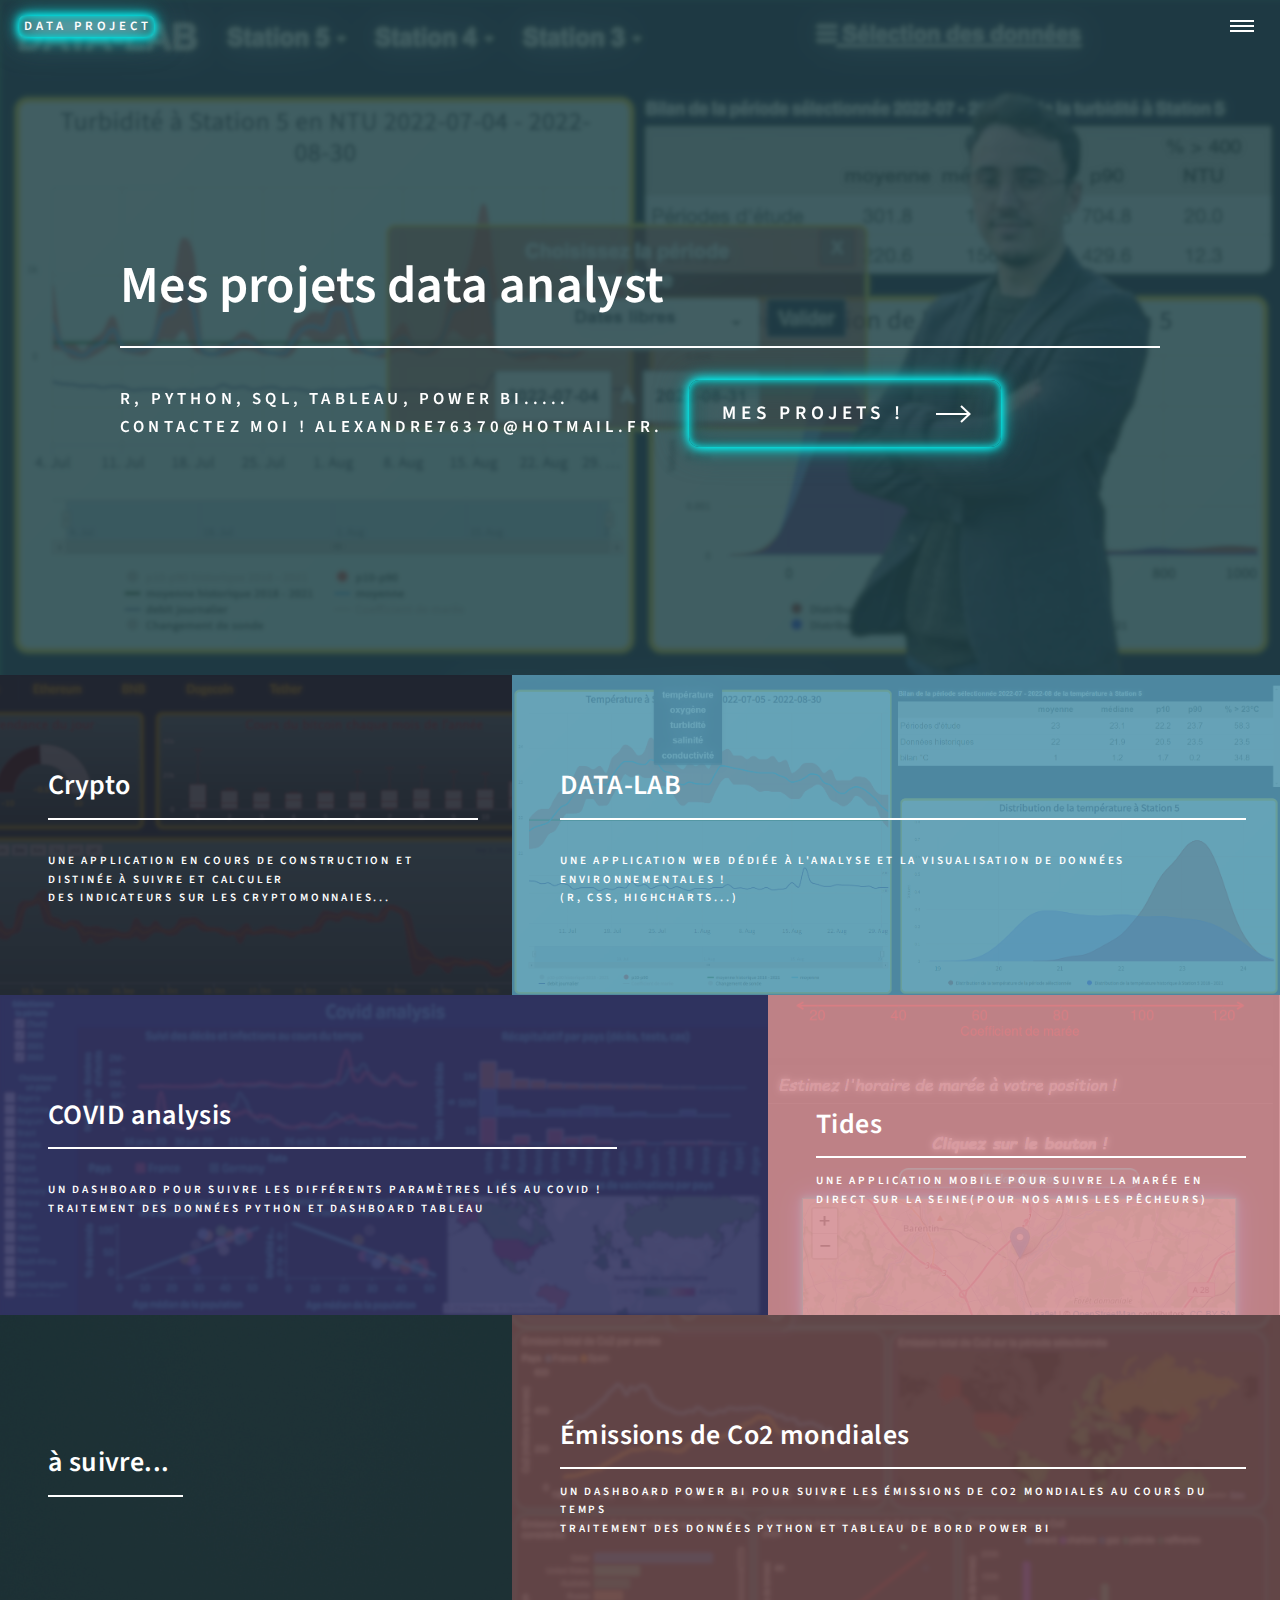
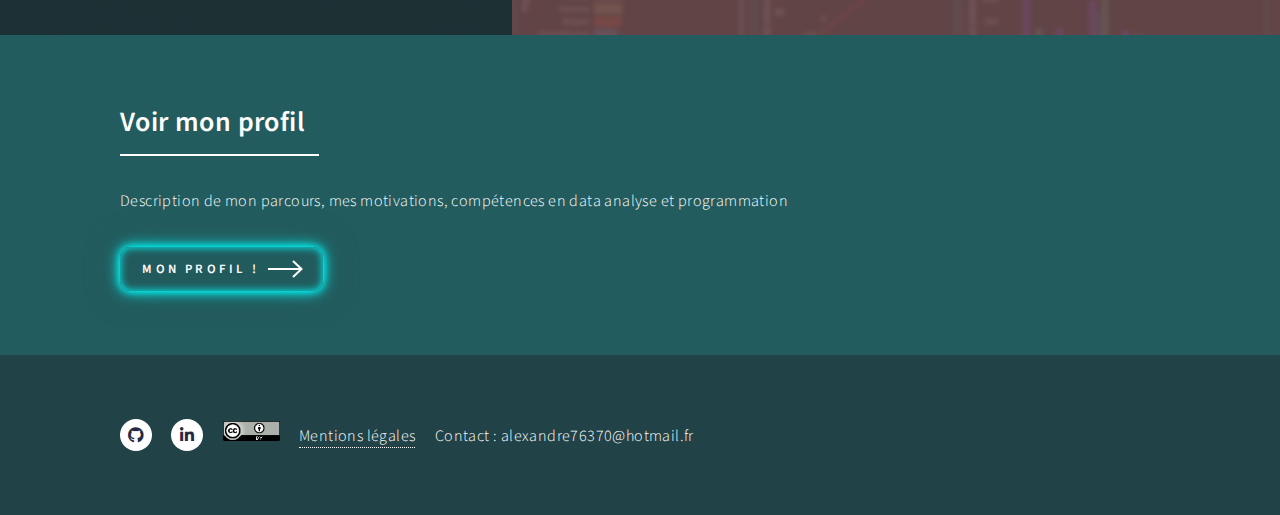
<file: index.html>
<!DOCTYPE HTML>
<!--
	Forty by HTML5 UP
	html5up.net | @ajlkn
	Free for personal and commercial use under the CCA 3.0 license (html5up.net/license)
-->
<html>
	<head>
		<title>My Data Analyst Projects</title>
		<meta charset="utf-8" />
		<meta name="viewport" content="width=device-width, initial-scale=1, user-scalable=no" />
		<link rel="stylesheet" href="assets/css/main.css" />
		<noscript><link rel="stylesheet" href="assets/css/noscript.css" /></noscript>
	</head>
	<body class="is-preload">

		<!-- Wrapper -->
			<div id="wrapper">

				<!-- Header -->
					<header id="header" class="alt" >
						<a href="index.html" class="logo"><strong>Data project</strong> <span></span></a>
						<nav>
							<a href="#menu"></a>
						</nav>
					</header>

				<!-- Menu -->
					<nav id="menu">
						<ul class="links">
							<li><a href="index.html">Accueil</a></li>
							<li><a href="profil.html">Mon profil</a></li>
						</ul>
						<ul class="actions stacked">
						</ul>
					</nav>

				<!-- Banner -->
					<section id="banner" class="major">
						<div class="inner">
							<header class="major">
								<h1>Mes projets data analyst</h1>
							</header>
							<div class="content" style = "font-size: 1.5em;color:white;">
								<p>R, Python, SQL, Tableau, Power BI.....<br />
								Contactez moi ! alexandre76370@hotmail.fr.</p>
								<ul class="actions">
									<li><a href="#one" class="button next scrolly">Mes projets !</a></li>
								</ul>
							</div>
						</div>
					</section>

				<!-- Main -->
					<div id="main">

						<!-- One -->
							<section id="one" class="tiles">
								<article>
									<span class="image">
										<img src="images/cryptoentre.png" alt="" />
									</span>
									<header class="major">
										<h3><a href="crypto.html" class="link">Crypto</a></h3>
										<p> <br> </p>
										<p>Une application en cours de construction et distinée à suivre et calculer <br>
											des indicateurs sur les cryptomonnaies...</p>
									</header>
								</article>
								<article>
									<span class="image">
										<img src="images/datalab.png" alt="" />
									</span>
									<header class="major">
										<h3><a href="DATA-LAB.html" class="link">DATA-LAB</a></h3>
										<p> <br> </p>
										<p>Une application web dédiée à l'analyse et la visualisation de données environnementales !<br> 
										(R, css, highcharts...)</p>
									</header>
								</article>
								<article>
									<span class="image">
										<img src="images/covid.png" alt="" />
									</span>
									<header class="major">
										<h3><a href="covid.html" class="link">COVID analysis</a></h3>
										<p> <br> </p>
										<p> Un dashboard pour suivre les différents paramètres liés au COVID !<br>
											Traitement des données Python et dashboard Tableau
										</p>
									</header>
								</article>
								<article>
									<span class="image">
										<img src="images/maree.png" alt="" />
									</span>
									<header class="major">
										<h3><a href="tides.html" class="link">Tides</a></h3>
										<p>Une application mobile pour suivre la marée en direct sur la Seine(pour nos amis les pêcheurs)</p>
									</header>
								</article>
								<article>
									<span class="image">
										<img src="images/pic05.jpg" alt="" />
									</span>
									<header class="major">
										<h3>à suivre...</h3>
										<p></p>
									</header>
								</article>
								<article>
									<span class="image">
										<img src="images/co2fond.png" alt="" />
									</span>
									<header class="major">
										<h3><a href="co2.html" class="link">Émissions de Co2 mondiales</a></h3>
										<p>Un dashboard Power BI pour suivre les émissions de Co2 mondiales au cours du temps<br>
											Traitement des données Python et tableau de bord Power BI</p>
									</header>
								</article>
							</section>

						<!-- Two -->
							<section id="two" style="background-color:#235c5e ;">
								<div class="inner">
									<header class="major">
										<h2>Voir mon profil</h2>
									</header>
									<p>Description de mon parcours, mes motivations, compétences en data analyse et programmation</p>
									<ul class="actions">
										<li><a href="profil.html" class="button next">Mon profil !</a></li>
									</ul>
								</div>
							</section>

					</div>

				<!-- Footer -->
					<footer id="footer" style="background-color:#214247;">
						<div class="inner">
							<ul class="icons">
								<li><a href="https://github.com/AlexDuvalAnalyst" class="icon brands alt fa-github" target=”_blank”><span class="label">GitHub</span></a></li>
								<li><a href="https://www.linkedin.com/in/alexandre-duval-6021711ba/" class="icon brands alt fa-linkedin-in" target=”_blank”><span class="label">LinkedIn</span></a></li>
								<li><img style = 'height:20px;' src="images/license-cc.png" alt="" /></li>
								<li><a href="mention.html">Mentions légales</a></li>
								<li>Contact : alexandre76370@hotmail.fr</li>
							</ul>
							
						</div>
					</footer>

			</div>

		<!-- Scripts -->
			<script src="assets/js/jquery.min.js"></script>
			<script src="assets/js/jquery.scrolly.min.js"></script>
			<script src="assets/js/jquery.scrollex.min.js"></script>
			<script src="assets/js/browser.min.js"></script>
			<script src="assets/js/breakpoints.min.js"></script>
			<script src="assets/js/util.js"></script>
			<script src="assets/js/main.js"></script>

	</body>
</html>
</file>
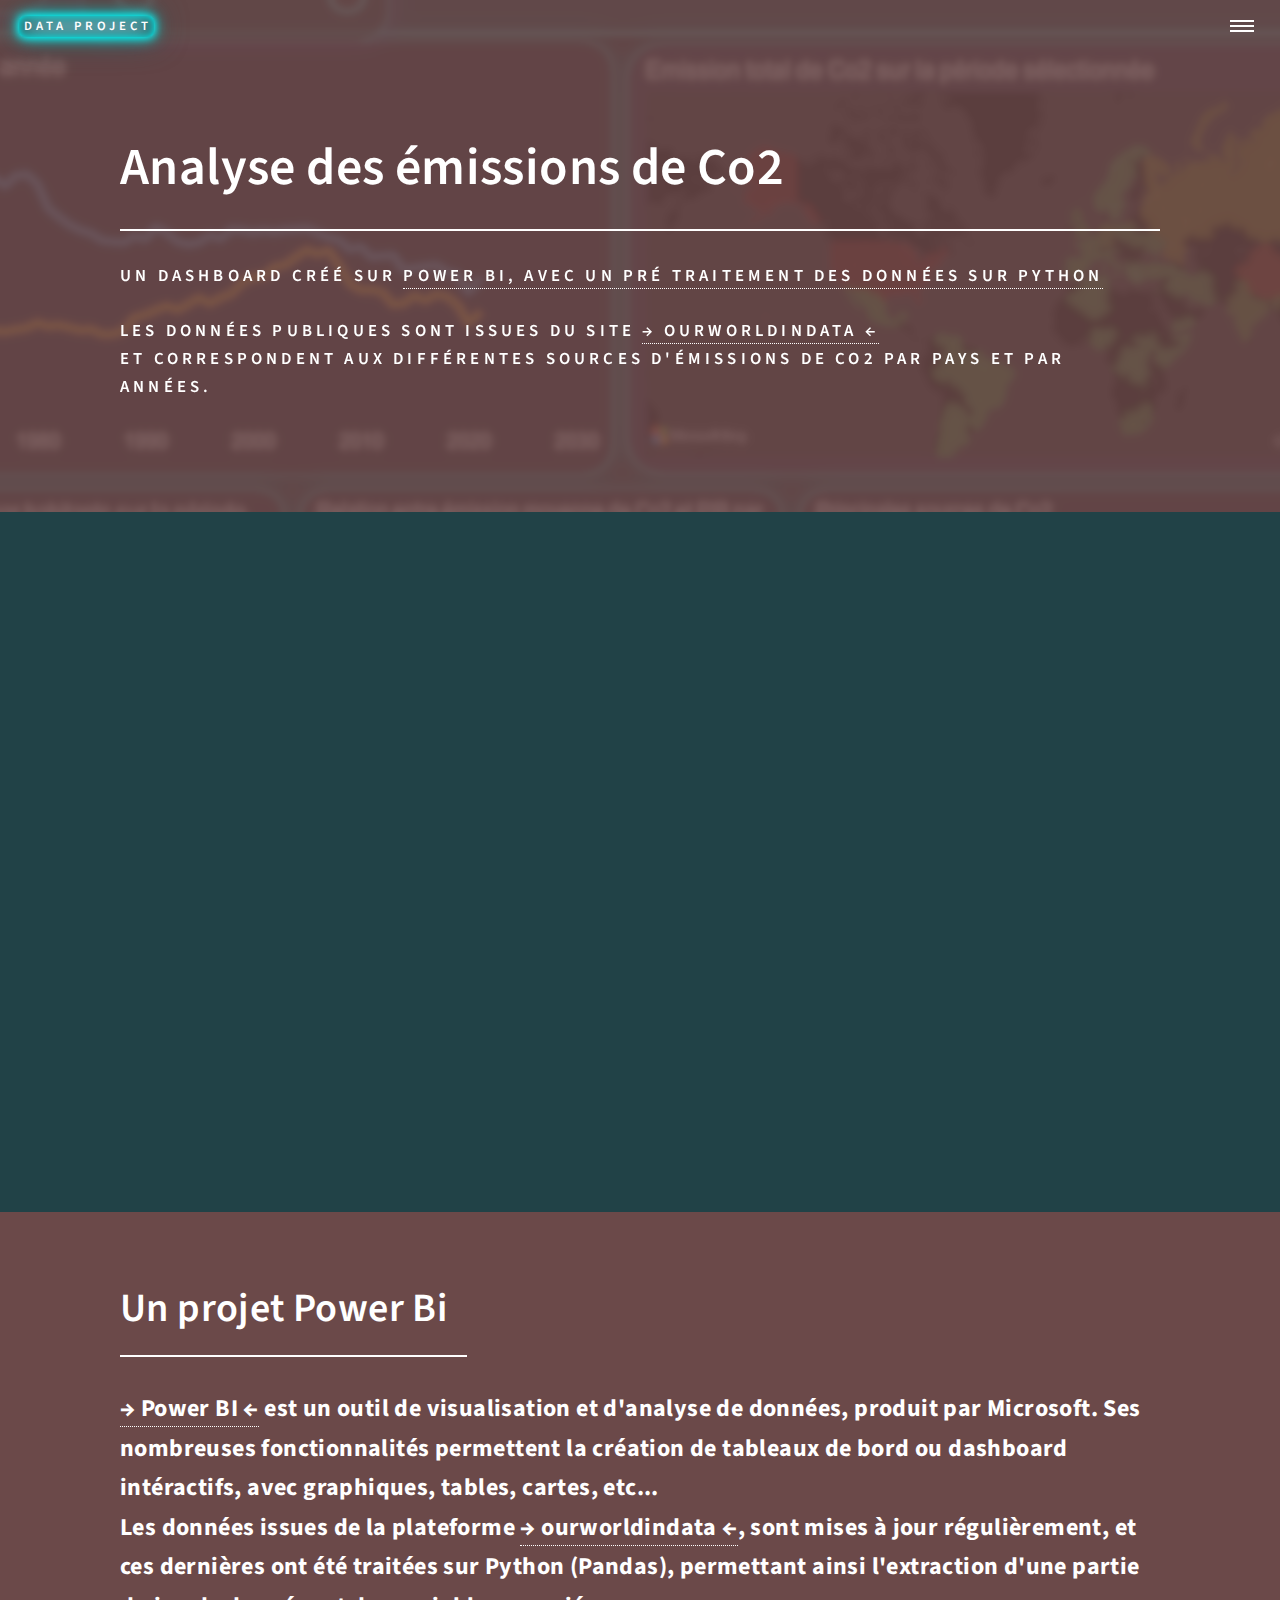
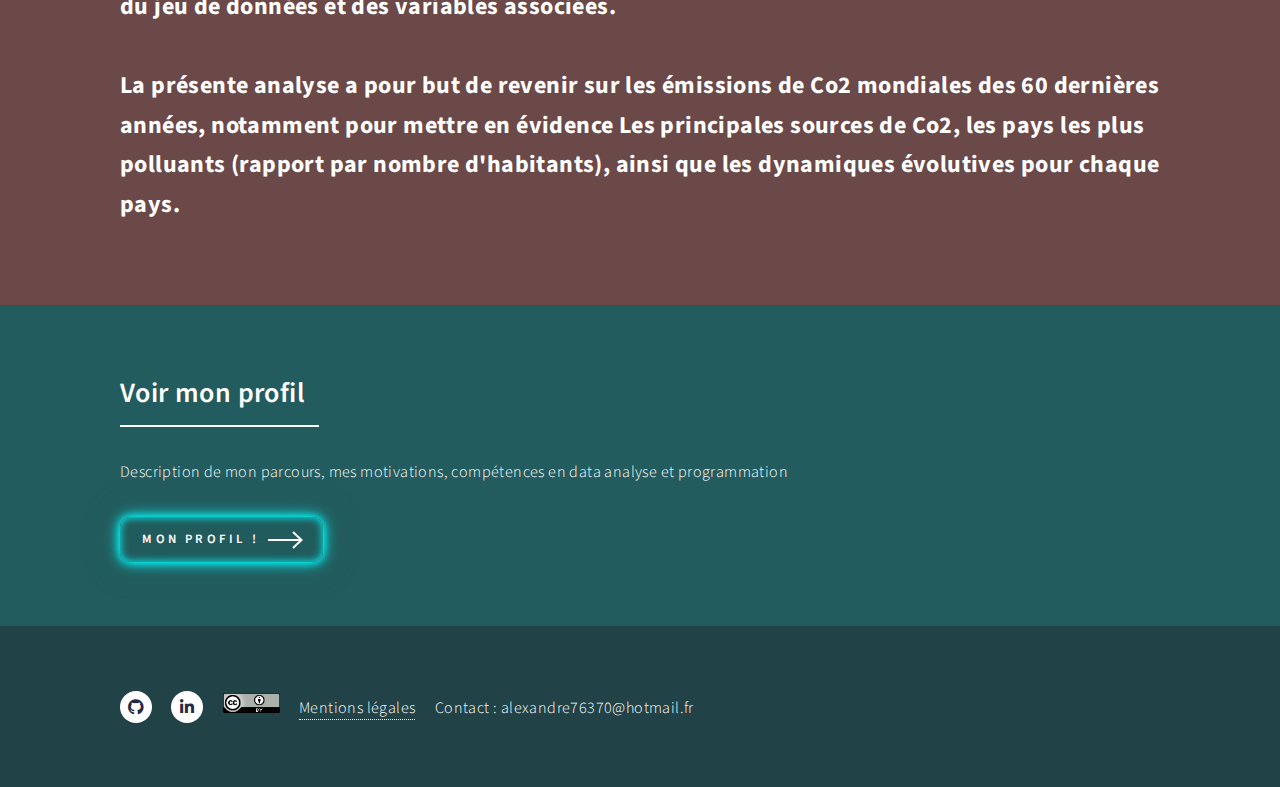
<file: co2.html>
<!DOCTYPE HTML>
<!--
	Forty by HTML5 UP
	html5up.net | @ajlkn
	Free for personal and commercial use under the CCA 3.0 license (html5up.net/license)
-->
<html>
	<head>
		<title>Co2 analysis</title>
		<meta charset="utf-8" />
		<meta name="viewport" content="width=device-width, initial-scale=1, user-scalable=no" />
		<link rel="stylesheet" href="assets/css/main.css" />
		<noscript><link rel="stylesheet" href="assets/css/noscript.css" /></noscript>
	</head>
	<body class="is-preload">

		<!-- Wrapper -->
			<div id="wrapper">

				<!-- Header -->
				<!-- Note: The "styleN" class below should match that of the banner element. -->
					<header id="header" class="alt style2">
						<a href="index.html" class="logo"><strong>DATA project</strong></a>
						<nav>
							<a href="#menu"></a>
						</nav>
					</header>

				<!-- Menu -->
					<nav id="menu">
						<ul class="links">
							<li><a href="index.html">Accueil</a></li>
							<li><a href="profil.html">Mon profil</a></li>
						</ul>

					</nav>

				<!-- Banner -->
				<!-- Note: The "styleN" class below should match that of the header element. -->
					<section id="banner" class="style7">
						<div class="inner">
							<span class="image">
								<img src="images/co2entree.png" alt="" />
							</span>
							<header class="major">
							<h1 style = "color:white;">Analyse des émissions de Co2</h1>
							</header>
							<div class="content" style="font-weight:bold;font-size:1.5em;color:white;">
								<p>Un dashboard créé sur <a href="https://powerbi.microsoft.com/fr-fr/" class="link"  target=”_blank”>Power bi, avec un pré traitement des données sur Python</a><br>
								<br>Les données publiques sont issues du site <a href="https://ourworldindata.org/co2-and-other-greenhouse-gas-emissions" class="link"  target=”_blank”>→ ourworldindata ←</a><br>
							et correspondent aux différentes sources d'émissions de Co2 par pays et par années.</p>
							</div>
						</div>
					</section>
					<div style = "height:700px;">
						<iframe title="co2 pro" width="100%" height="100%" src="https://app.powerbi.com/view?r=eyJrIjoiN2I2NmIzZTItZTZkMi00YmIzLWE5YmItOGI1MTNjN2VkOTk1IiwidCI6IjdlNjJlZWVhLTBiNzUtNGMwOS04MGYxLTIzMWQ4MzgzMGEwZSJ9&pageName=ReportSection" frameborder="0" allowFullScreen="true"></iframe>					</div>
					<div id="main" style = "background-color:#242943;">

					<!-- One -->
							<section id="one" style = "background-color: #6b4949;">
								<div class="inner">
									<header class="major">
										<h1 style = "color:white;">Un projet Power Bi</h1>
									</header>
									<p style = "color:white;font-size:24px;font-weight: bold;">
										<a href = "https://powerbi.microsoft.com/fr-fr/" style="color:white;font-weight:bold;text-decoration: none;" class="link"  target=”_blank”>→ Power BI ←</a>
										est un outil de visualisation et d'analyse de données, produit par Microsoft. Ses nombreuses fonctionnalités permettent la création de tableaux de bord ou dashboard intéractifs, avec graphiques, tables, cartes, etc... <br>
										Les données issues de la plateforme <a href="https://ourworldindata.org/co2-and-other-greenhouse-gas-emissions" class="link"  target=”_blank”>→ ourworldindata ←</a>, sont mises à jour régulièrement, et ces dernières ont été traitées sur Python (Pandas), permettant 
										ainsi l'extraction d'une partie du jeu de données et des variables associées.<br> <br>
										La présente analyse a pour but de revenir sur les émissions de Co2 mondiales des 60 dernières années, notamment pour mettre en évidence
										Les principales sources de Co2, les pays les plus polluants (rapport par nombre d'habitants), ainsi que les dynamiques évolutives pour chaque pays.
									</p>				
								</div>
							</section>

					<!-- Two -->
					<section id="two" style="background-color:#235c5e ;">
						<div class="inner">
							<header class="major">
								<h2>Voir mon profil</h2>
							</header>
							<p>Description de mon parcours, mes motivations, compétences en data analyse et programmation</p>
							<ul class="actions">
								<li><a href="profil.html" class="button next">Mon profil !</a></li>
							</ul>
						</div>
					</section>

				<!-- Footer -->
					<footer id="footer" style="background-color:#214247;">
						<div class="inner">
							<ul class="icons">
								<li><a href="#" class="icon brands alt fa-github"><span class="label">GitHub</span></a></li>
								<li><a href="https://www.linkedin.com/in/alexandre-duval-6021711ba/" class="icon brands alt fa-linkedin-in"><span class="label">LinkedIn</span></a></li>
								<li><img style = 'height:20px;' src="images/license-cc.png" alt="" /></li>
								<li><a href="mention.html">Mentions légales</a></li>
								<li>Contact : alexandre76370@hotmail.fr</li>
							</ul>

						</div>
					</footer>

			</div>

		<!-- Scripts -->
			<script src="assets/js/jquery.min.js"></script>
			<script src="assets/js/jquery.scrolly.min.js"></script>
			<script src="assets/js/jquery.scrollex.min.js"></script>
			<script src="assets/js/browser.min.js"></script>
			<script src="assets/js/breakpoints.min.js"></script>
			<script src="assets/js/util.js"></script>
			<script src="assets/js/main.js"></script>

	</body>
</html>
</file>
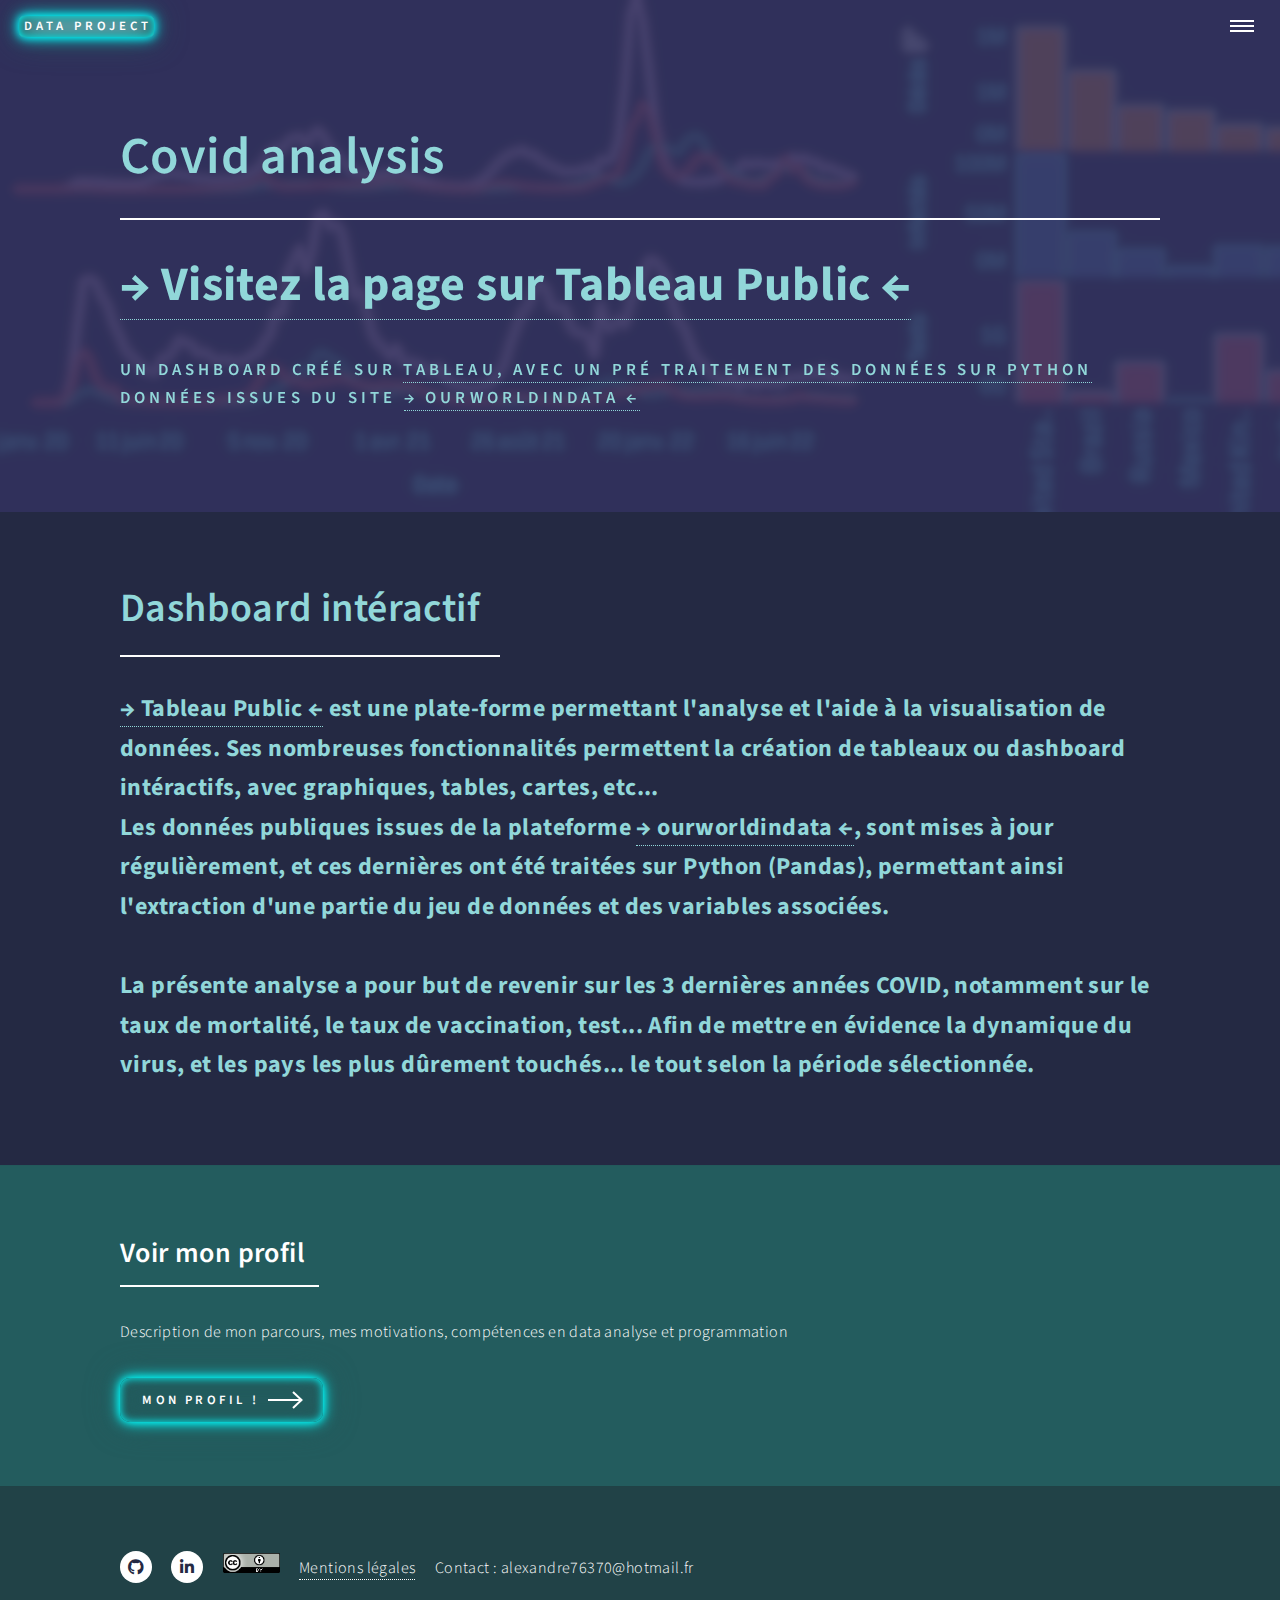
<file: covid.html>
<!DOCTYPE HTML>
<!--
	Forty by HTML5 UP
	html5up.net | @ajlkn
	Free for personal and commercial use under the CCA 3.0 license (html5up.net/license)
-->
<html>
	<head>
		<title>Covid analysis</title>
		<meta charset="utf-8" />
		<meta name="viewport" content="width=device-width, initial-scale=1, user-scalable=no" />
		<link rel="stylesheet" href="assets/css/main.css" />
		<noscript><link rel="stylesheet" href="assets/css/noscript.css" /></noscript>
	</head>
	<body class="is-preload">

		<!-- Wrapper -->
			<div id="wrapper">

				<!-- Header -->
				<!-- Note: The "styleN" class below should match that of the banner element. -->
					<header id="header" class="alt style2">
						<a href="index.html" class="logo"><strong>DATA project</strong></a>
						<nav>
							<a href="#menu"></a>
						</nav>
					</header>

				<!-- Menu -->
					<nav id="menu">
						<ul class="links">
							<li><a href="index.html">Accueil</a></li>
							<li><a href="profil.html">Mon profil</a></li>
						</ul>

					</nav>

				<!-- Banner -->
				<!-- Note: The "styleN" class below should match that of the header element. -->
					<section id="banner" class="style6">
						<div class="inner">
							<span class="image">
								<img src="images/tabcovid.png" alt="" />
							</span>
							<header class="major">
								<h1 style = "color:#91d7d9;">Covid analysis</h1>
								<a href = "https://public.tableau.com/views/covidproject_16693313397720/Tableaudebord1?:language=fr-FR&publish=yes&:display_count=n&:origin=viz_share_link" style="color:#91d7d9;font-weight:bold;text-decoration: none; font-size: 3em;" class="link"  target=”_blank”>→ Visitez la page sur Tableau Public ←</a>
							</header>
							<div class="content" style="font-weight:bold;font-size:1.5em;color:#91d7d9;">
								<p>Un dashboard créé sur <a href="https://www.tableau.com/fr-fr/products/public" class="link"  target=”_blank”>Tableau, avec un pré traitement des données sur Python</a><br>
								Données issues du site <a href="https://ourworldindata.org/coronavirus-source-data" class="link"  target=”_blank”>→ ourworldindata ←</a></p>
							</div>
						</div>
					</section>
					<center style = "background-color: rgb(51, 52, 97,0.6);"><div class='tableauPlaceholder' id='viz1669393633648' style='position: relative'>
						<noscript><a href='#'><img alt='Tableau de bord 1 ' src='https:&#47;&#47;public.tableau.com&#47;static&#47;images&#47;co&#47;covidproject_16693313397720&#47;Tableaudebord1&#47;1_rss.png' style='border: none' /></a></noscript>
						<object class='tableauViz'  style='box-shadow:
						0 0 10px 7px #91d7d9; /* outer cyan */;border-radius: 1%;border: 10px solid rgb(145, 215, 217,0.7);display:none;'><param name='host_url' value='https%3A%2F%2Fpublic.tableau.com%2F' /> <param name='embed_code_version' value='3' /> 
							<param name='site_root' value='' /><param name='name' value='covidproject_16693313397720&#47;Tableaudebord1' />
							<param name='tabs' value='no' /><param name='toolbar' value='yes' />
							<param name='static_image' value='https:&#47;&#47;public.tableau.com&#47;static&#47;images&#47;co&#47;covidproject_16693313397720&#47;Tableaudebord1&#47;1.png' />
							<param name='animate_transition' value='yes' /><param name='display_static_image' value='yes' /><param name='display_spinner' value='yes' />
							<param name='display_overlay' value='yes' /><param name='display_count' value='yes' /><param name='language' value='fr-FR' />
						</object></div></center>
					<script type='text/javascript'>var divElement = document.getElementById('viz1669393633648');
						var vizElement = divElement.getElementsByTagName('object')[0];
						if ( divElement.offsetWidth > 800 ) { vizElement.style.width='96%';vizElement.style.height=(divElement.offsetWidth*0.5)+'px';} 
						else if ( divElement.offsetWidth > 500 ) { vizElement.style.width='96%';vizElement.style.height=(divElement.offsetWidth*0.5)+'px';} 
						else { vizElement.style.width='100%';vizElement.style.height='2127px';}
						var scriptElement = document.createElement('script');
						scriptElement.src = 'https://public.tableau.com/javascripts/api/viz_v1.js';
						vizElement.parentNode.insertBefore(scriptElement, vizElement);
					</script>
					
				<!-- Main -->
					<div id="main" style = "background-color:#242943;">

					<!-- One -->
							<section id="one">
								<div class="inner">
									<header class="major">
										<h1 style = "color:#91d7d9;">Dashboard intéractif</h1>
									</header>
									<p style = "color:#91d7d9;font-size:24px;font-weight: bold;">
										<a href = "https://public.tableau.com/views/covidproject_16693313397720/Tableaudebord1?:language=fr-FR&publish=yes&:display_count=n&:origin=viz_share_link" style="color:#91d7d9;font-weight:bold;text-decoration: none;" class="link"  target=”_blank”>→ Tableau Public ←</a>
										est une plate-forme permettant l'analyse et l'aide à la visualisation de données. Ses nombreuses fonctionnalités permettent la création de tableaux ou dashboard intéractifs, avec graphiques, tables, cartes, etc... <br>
										Les données publiques issues de la plateforme <a href="https://ourworldindata.org/coronavirus-source-data" class="link"  target=”_blank”>→ ourworldindata ←</a>, sont mises à jour régulièrement, et ces dernières ont été traitées sur Python (Pandas), permettant 
										ainsi l'extraction d'une partie du jeu de données et des variables associées.<br> <br>
										La présente analyse a pour but de revenir sur les 3 dernières années COVID, notamment sur le taux de mortalité, le taux de vaccination, test... Afin de mettre en évidence la dynamique du virus, et les pays les plus dûrement touchés... le tout selon la période sélectionnée.
									</p>				
								</div>
							</section>

					<!-- Two -->
					<section id="two" style="background-color:#235c5e ;">
						<div class="inner">
							<header class="major">
								<h2>Voir mon profil</h2>
							</header>
							<p>Description de mon parcours, mes motivations, compétences en data analyse et programmation</p>
							<ul class="actions">
								<li><a href="profil.html" class="button next">Mon profil !</a></li>
							</ul>
						</div>
					</section>

				<!-- Footer -->
					<footer id="footer" style="background-color:#214247;">
						<div class="inner">
							<ul class="icons">
								<li><a href="#" class="icon brands alt fa-github"><span class="label">GitHub</span></a></li>
								<li><a href="https://www.linkedin.com/in/alexandre-duval-6021711ba/" class="icon brands alt fa-linkedin-in"><span class="label">LinkedIn</span></a></li>
								<li><img style = 'height:20px;' src="images/license-cc.png" alt="" /></li>
								<li><a href="mention.html">Mentions légales</a></li>
								<li>Contact : alexandre76370@hotmail.fr</li>
							</ul>

						</div>
					</footer>

			</div>

		<!-- Scripts -->
			<script src="assets/js/jquery.min.js"></script>
			<script src="assets/js/jquery.scrolly.min.js"></script>
			<script src="assets/js/jquery.scrollex.min.js"></script>
			<script src="assets/js/browser.min.js"></script>
			<script src="assets/js/breakpoints.min.js"></script>
			<script src="assets/js/util.js"></script>
			<script src="assets/js/main.js"></script>

	</body>
</html>
</file>
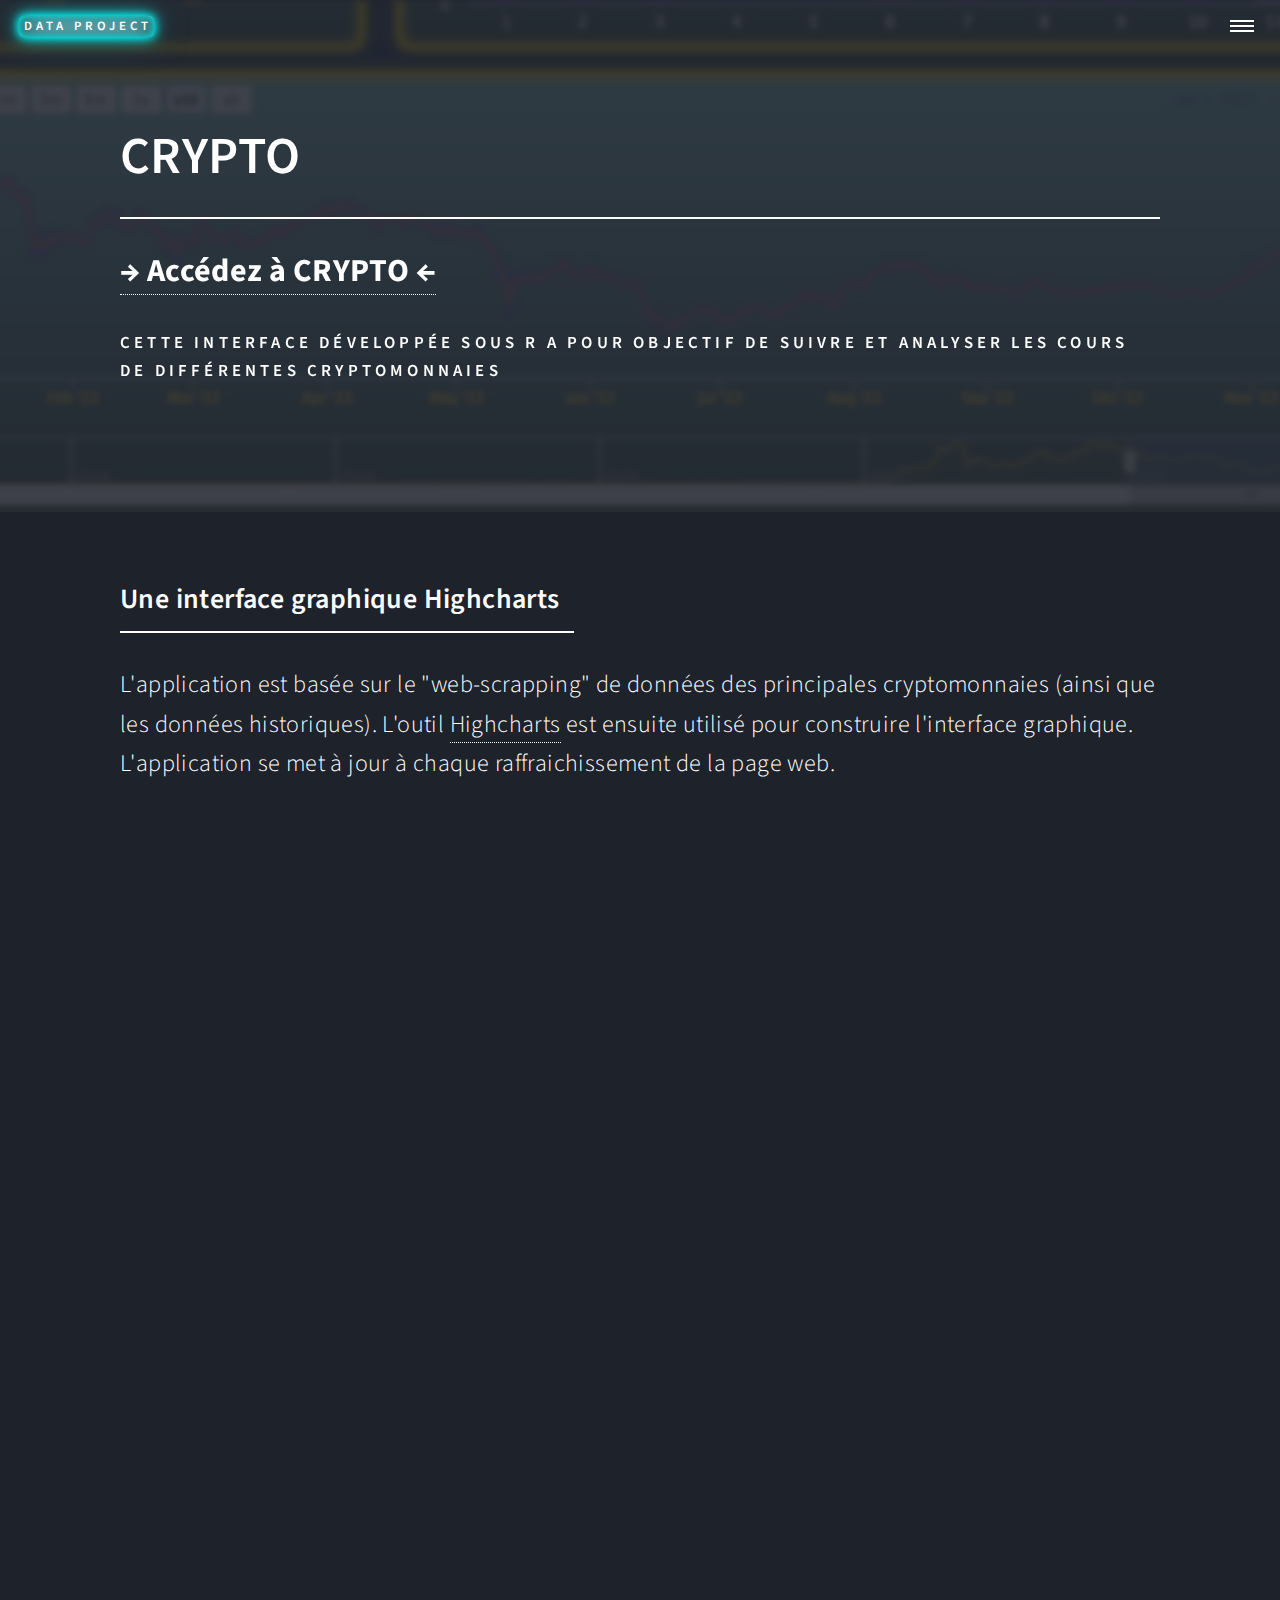
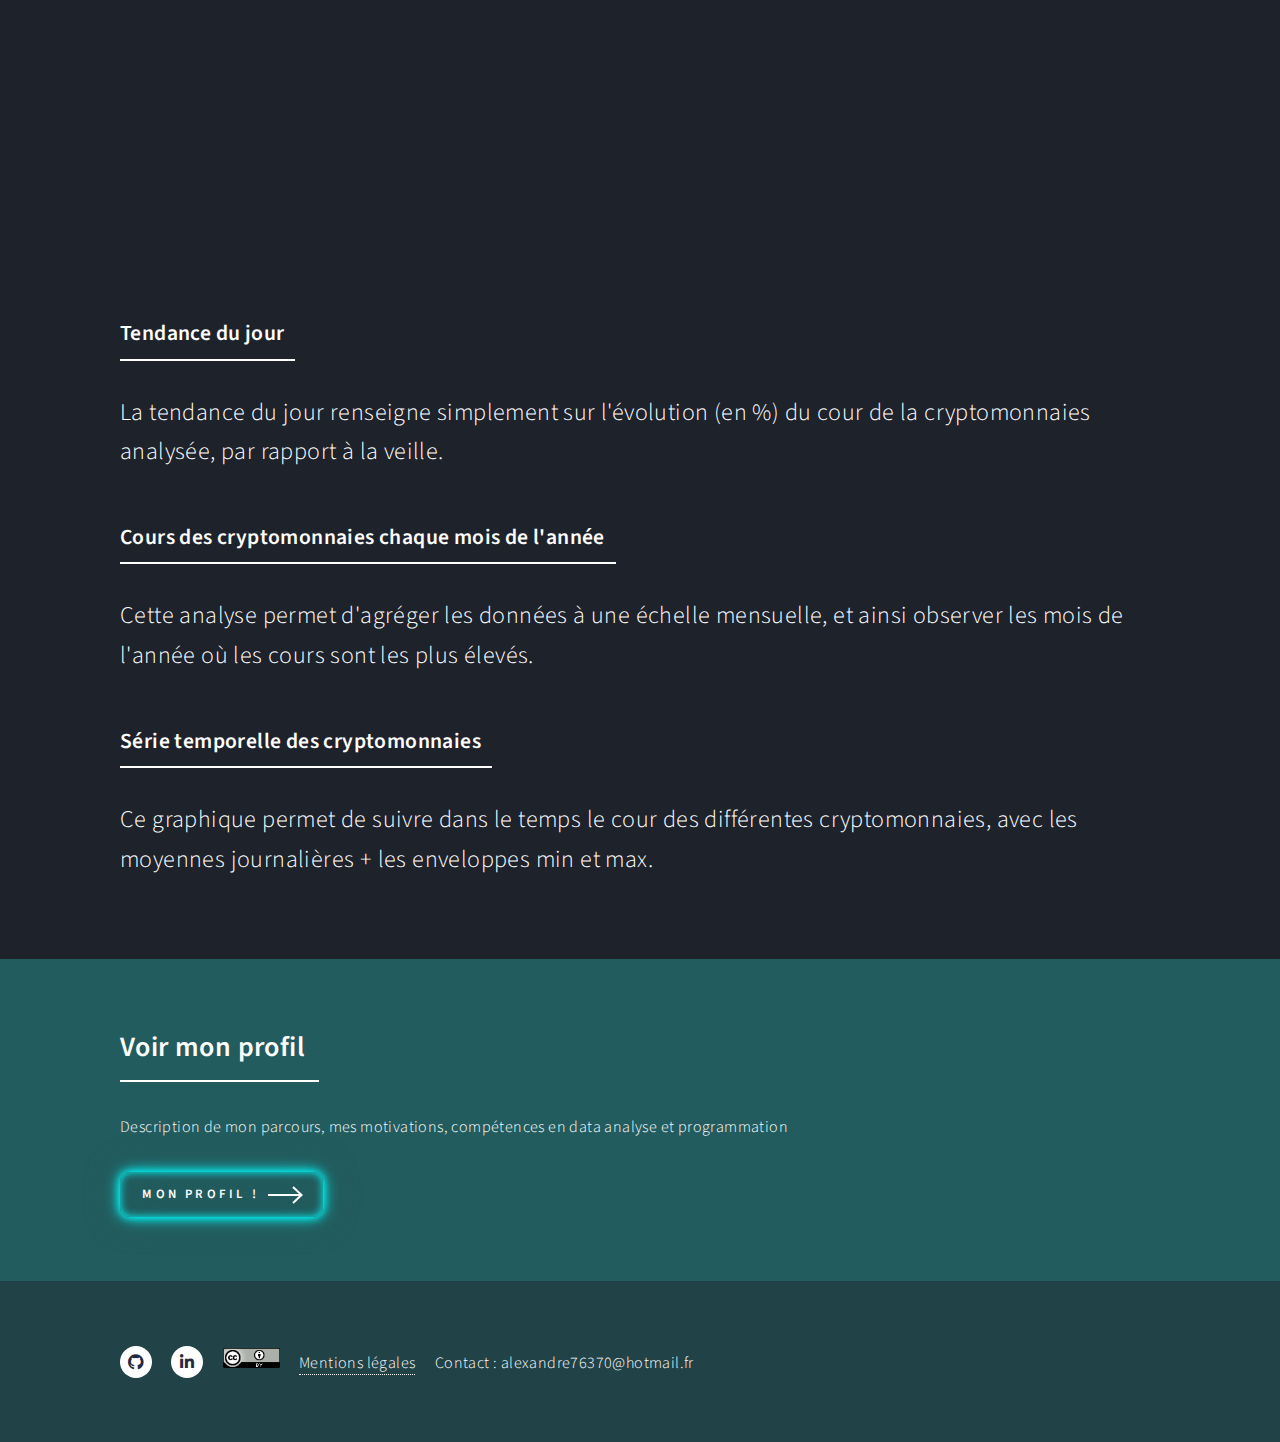
<file: crypto.html>
<!DOCTYPE HTML>
<!--
	Forty by HTML5 UP
	html5up.net | @ajlkn
	Free for personal and commercial use under the CCA 3.0 license (html5up.net/license)
-->
<html>
	<head>
		<title>CRYPTO</title>
		<meta charset="utf-8" />
		<meta name="viewport" content="width=device-width, initial-scale=1, user-scalable=no" />
		<link rel="stylesheet" href="assets/css/main.css" />
		<noscript><link rel="stylesheet" href="assets/css/noscript.css" /></noscript>
	</head>
	<body class="is-preload">

		<!-- Wrapper -->
			<div id="wrapper" style = "background-color: #1e222b;">

				<!-- Header -->
				<!-- Note: The "styleN" class below should match that of the banner element. -->
					<header id="header" class="alt style2">
						<a href="index.html" class="logo"><strong>DATA project</strong></a>
						<nav>
							<a href="#menu"></a>
						</nav>
					</header>

				<!-- Menu -->
					<nav id="menu">
						<ul class="links">
							<li><a href="index.html">Accueil</a></li>
							<li><a href="profil.html">Mon profil</a></li>
						</ul>

					</nav>

				<!-- Banner -->
				<!-- Note: The "styleN" class below should match that of the header element. -->
					<section id="banner" class="style5">
						<div class="inner">
							<span class="image">
								<img src="images/cryptofond.png" alt="" />
							</span>
							<header class="major">
								<h1>CRYPTO</h1>
								<a href = "https://devdeb.shinyapps.io/crypto/" style="color:white;font-weight:bold;text-decoration: none; font-size: 2em;" class="link"  target=”_blank”>→ Accédez à CRYPTO ←</a>
							</header>
							<div class="content" style="font-weight:bold;font-size:1.5em;color:white;">
								<p>Cette interface développée sous R a pour objectif de suivre et analyser les cours de différentes cryptomonnaies<br>
									<br>
								</p>
							</div>
						</div>
					</section>
					<section id="one" style = "height:350px;">
						<div class="inner">
							<header class="major">
								<h2>Une interface graphique Highcharts</h2>
							</header>
							<p style = "font-size: 24px;"> L'application est basée sur le "web-scrapping" de données des principales cryptomonnaies (ainsi que les données historiques).
								L'outil <a href="https://www.highcharts.com/" class="link"  target=”_blank”>Highcharts</a> est ensuite utilisé pour construire l'interface graphique.
								L'application se met à jour à chaque raffraichissement de la page web.<br>
							</p>
						</div>
					</section>
					<div style = "height: 110vh;background-color: #1e222b;">
						<iframe height="100%" width="100%" frameborder="no" src="https://devdeb.shinyapps.io/crypto/"> </iframe>
					</div>

				<!-- Main -->
					<div id="main" style="background-color:#1e222b;">

						<!-- One -->
							<section id="one">
								<div class="inner">
									<header class="major">
										<h3>Tendance du jour</h3>
									</header>
									<p style = "font-size: 24px;">La tendance du jour renseigne simplement sur l'évolution (en %) du cour de la cryptomonnaies analysée, par rapport à la veille.
									</p>
									<header class="major">
										<h3>Cours des cryptomonnaies chaque mois de l'année</h3>
									</header>
									<p style = "font-size: 24px;">
										Cette analyse permet d'agréger les données à une échelle mensuelle, et ainsi observer les mois de l'année où les cours sont les plus élevés.
									</p>
									<header class="major">
										<h3>Série temporelle des cryptomonnaies</h3>
									</header>
									<p style = "font-size: 24px;">
										Ce graphique permet de suivre dans le temps le cour des différentes cryptomonnaies, avec les moyennes journalières + les enveloppes min et max.
									</p>
								</div>
							</section>
				<!-- Two -->
				<section id="two" style="background-color:#235c5e ;">
					<div class="inner">
						<header class="major">
							<h2>Voir mon profil</h2>
						</header>
						<p>Description de mon parcours, mes motivations, compétences en data analyse et programmation</p>
						<ul class="actions">
							<li><a href="profil.html" class="button next">Mon profil !</a></li>
						</ul>
					</div>
				</section>

				<!-- Footer -->
					<footer id="footer" style="background-color:#214247;">
						<div class="inner">
							<ul class="icons">
								<li><a href="https://github.com/AlexDuvalAnalyst" class="icon brands alt fa-github" target=”_blank”><span class="label">GitHub</span></a></li>
								<li><a href="https://www.linkedin.com/in/alexandre-duval-6021711ba/" class="icon brands alt fa-linkedin-in" target=”_blank”><span class="label">LinkedIn</span></a></li>
								<li><img style = 'height:20px;' src="images/license-cc.png" alt="" /></li>
								<li><a href="mention.html">Mentions légales</a></li>
								<li>Contact : alexandre76370@hotmail.fr</li>
							</ul>

						</div>
					</footer>

			</div>

		<!-- Scripts -->
			<script src="assets/js/jquery.min.js"></script>
			<script src="assets/js/jquery.scrolly.min.js"></script>
			<script src="assets/js/jquery.scrollex.min.js"></script>
			<script src="assets/js/browser.min.js"></script>
			<script src="assets/js/breakpoints.min.js"></script>
			<script src="assets/js/util.js"></script>
			<script src="assets/js/main.js"></script>

	</body>
</html>
</file>
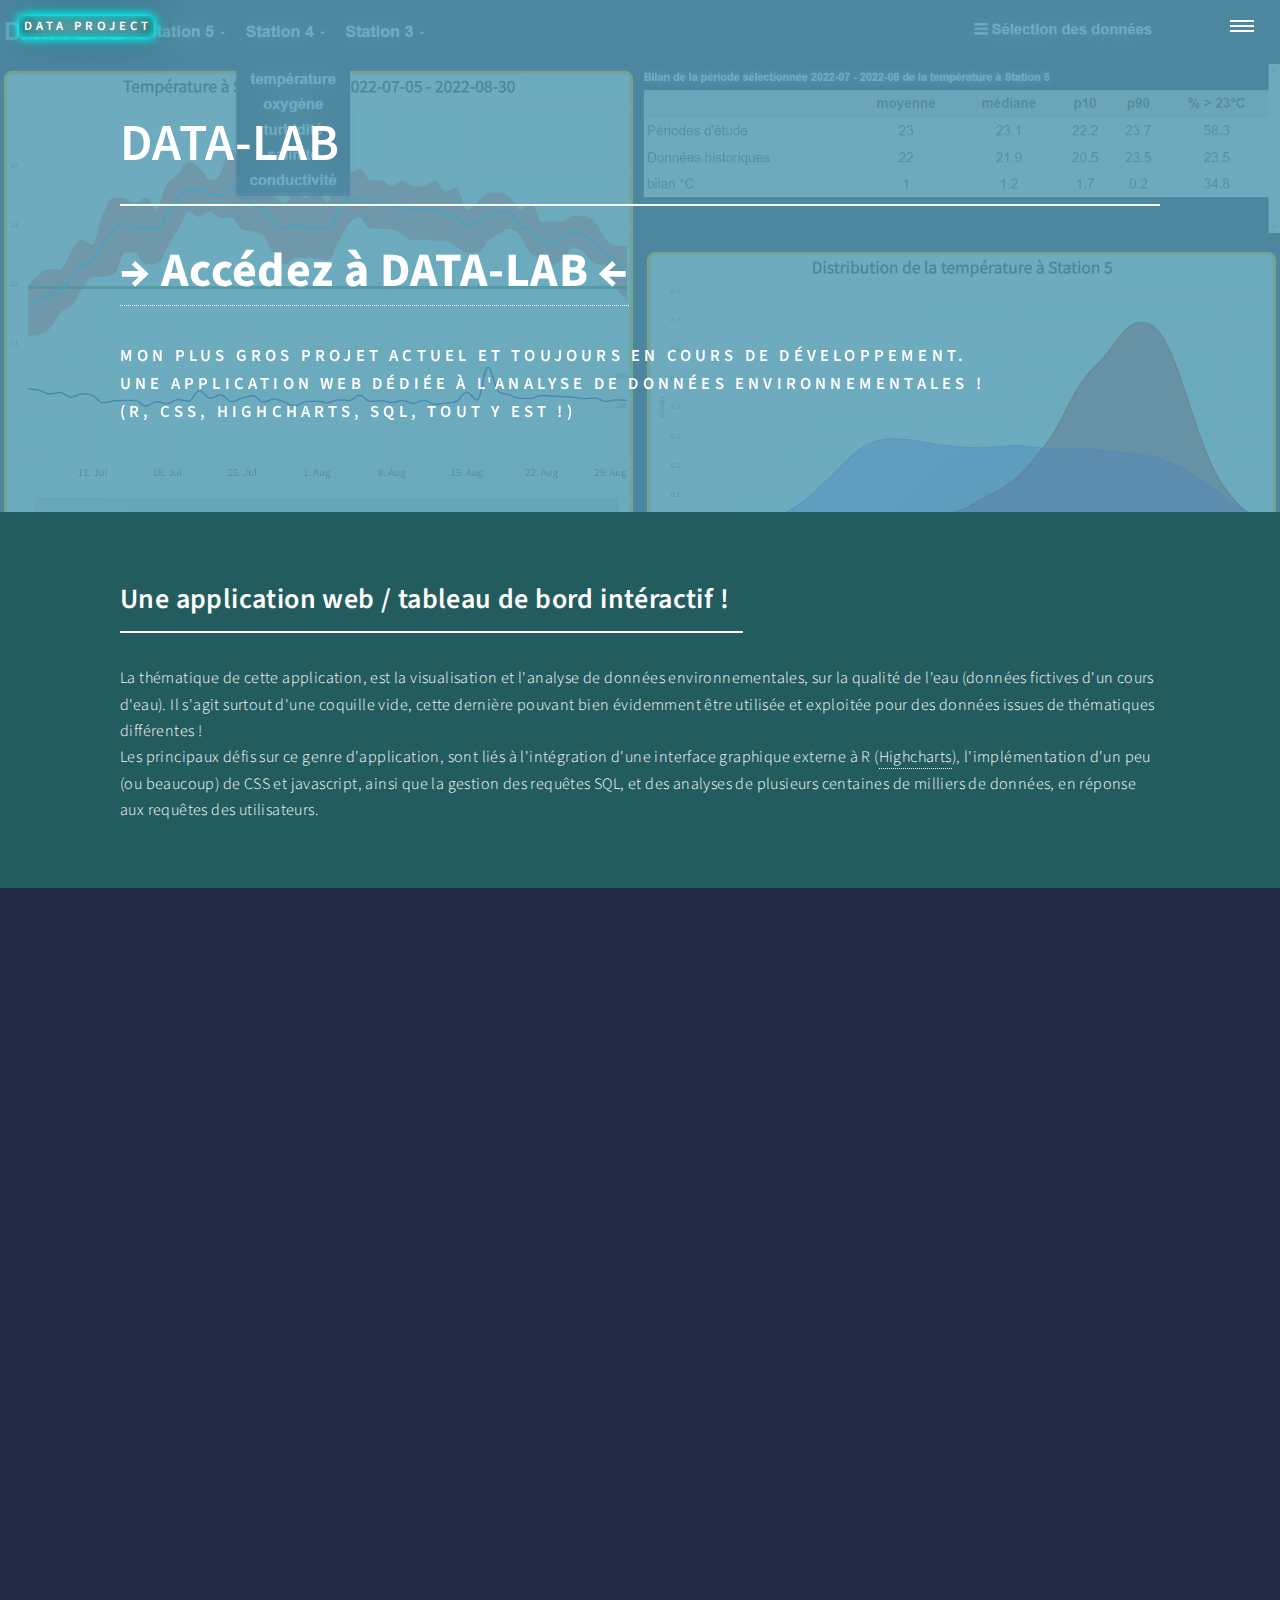
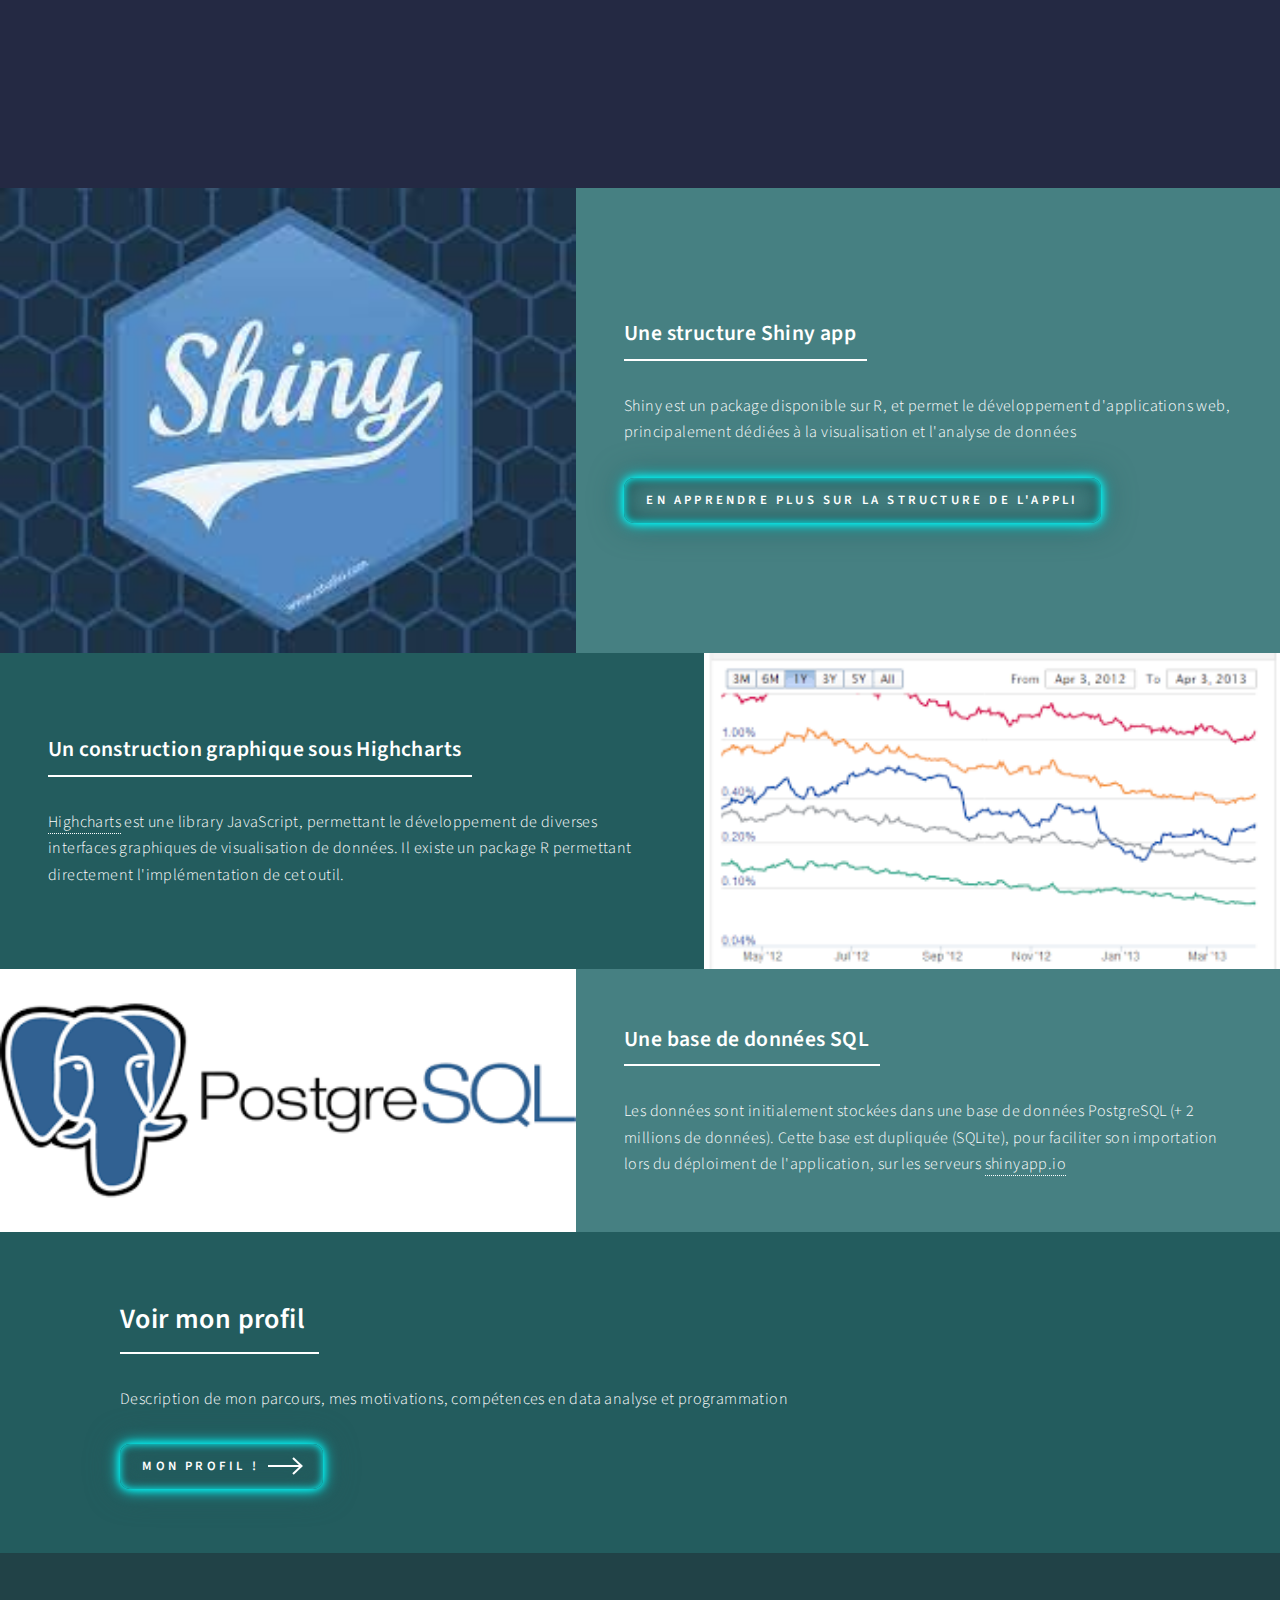
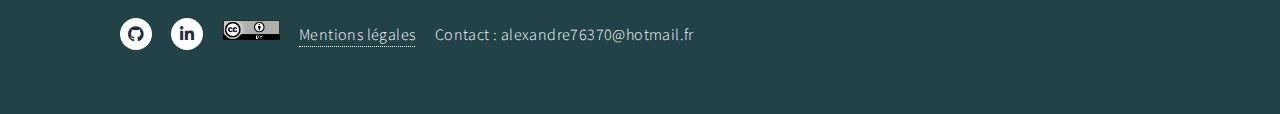
<file: DATA-LAB.html>
<!DOCTYPE HTML>
<!--
	Forty by HTML5 UP
	html5up.net | @ajlkn
	Free for personal and commercial use under the CCA 3.0 license (html5up.net/license)
-->
<html>
	<head>
		<title>DATA-LAB</title>
		<meta charset="utf-8" />
		<meta name="viewport" content="width=device-width, initial-scale=1, user-scalable=no" />
		<link rel="stylesheet" href="assets/css/main.css" />
		<noscript><link rel="stylesheet" href="assets/css/noscript.css" /></noscript>
	</head>
	<body class="is-preload">

		<!-- Wrapper -->
			<div id="wrapper">

				<!-- Header -->
				<!-- Note: The "styleN" class below should match that of the banner element. -->
					<header id="header" class="alt style2">
						<a href="index.html" class="logo"><strong>DATA project</strong></a>
						<nav>
							<a href="#menu"></a>
						</nav>
					</header>

				<!-- Menu -->
					<nav id="menu">
						<ul class="links">
							<li><a href="index.html">Accueil</a></li>
							<li><a href="profil.html">Mon profil</a></li>
						</ul>

					</nav>

				<!-- Banner -->
				<!-- Note: The "styleN" class below should match that of the header element. -->
					<section id="banner" class="style2">
						<div class="inner">
							<span class="image">
								<img src="images/datalab.png" alt="" />
							</span>
							<header class="major">
								<h1>DATA-LAB</h1>
								<a href = "https://devdeb.shinyapps.io/data-lab/" style="color:white;font-weight:bold;text-decoration: none; font-size: 3em;" class="link"  target=”_blank”>→ Accédez à DATA-LAB ←</a>
							</header>
							<div class="content" style="font-weight:bold;font-size:1.5em;color:white;">
								<p>Mon plus gros projet actuel et toujours en cours de développement. <br>
									Une application web dédiée à l'analyse de données environnementales !<br> 
									(R, css, highcharts, SQL, tout y est !)</p>
							</div>
						</div>
					</section>

				<!-- Main -->
					<div id="main" style = "background-color:#242943;">

						<!-- One -->
							<section id="one" style="background-color:#235c5e;">
								<div class="inner">
									<header class="major">
										<h2>Une application web / tableau de bord intéractif !</h2>
									</header>
									<p>La thématique de cette application, est la visualisation et l'analyse de données environnementales, sur la qualité de l'eau (données fictives d'un cours d'eau).
										Il s'agit surtout d'une coquille vide, cette dernière pouvant bien évidemment être utilisée et exploitée pour des données 
										issues de thématiques différentes !<br>
									
										Les principaux défis sur ce genre d'application, sont liés à l'intégration d'une interface graphique externe à R (<a href="https://www.highcharts.com/" class="link"  target=”_blank”>Highcharts</a>), 
										l'implémentation d'un peu (ou beaucoup) de CSS et javascript, ainsi que la gestion des requêtes SQL, et des analyses de plusieurs centaines de milliers de données, 
									en réponse aux requêtes des utilisateurs.</p>
								</div>
							</section>
							<div style = "height: 100vh">
							<iframe height="100%" width="100%" frameborder="no" src="https://devdeb.shinyapps.io/data-lab/"> </iframe>
							</div>
							<!-- Two -->
							<section id="two" class="spotlights" >
								<section>
									<a href="shinyapp.html" class="image">
										<img src="images/téléchargement.jfif" alt="" data-position="center center" />
									</a>
									<div class="content"  style = "background-color:#468082;">
										<div class="inner" >
											<header class="major">
												<h3>Une structure Shiny app</h3>
											</header>
											<p>Shiny est un package disponible sur R, et permet le développement d'applications web, principalement dédiées à la visualisation et l'analyse de données</p>
											<ul class="actions">
												<li><a href="shinyapp.html" class="button">En apprendre plus sur la structure de l'appli</a></li>
											</ul>
										</div>
									</div>
								</section>
								<section>
									<a href="https://www.highcharts.com/" target=”_blank” class="image">
										<img src="images/highcharts.png" alt="" data-position="top center" />
									</a>
									<div class="content" style="background-color:#235c5e;">
										<div class="inner" >
											<header class="major">
												<h3>Un construction graphique sous Highcharts</h3>
											</header>
											<p><a href="https://www.highcharts.com/" class="link"  target=”_blank”>Highcharts</a> est une library JavaScript, permettant le développement de diverses interfaces graphiques de visualisation de données.</bre> 
											Il existe un package R permettant directement l'implémentation de cet outil. </p>
										
										</div>
									</div>
								</section>
								<section>
									<a href="https://www.postgresql.org/" target=”_blank” class="image">
										<img src="images/post.png" alt="" style = "height: 100%;" data-position="25% 25%" />
									</a>
									<div class="content" style = "background-color:#468082;">
										<div class="inner">
											<header class="major">
												<h3>Une base de données SQL</h3>
											</header>
											<p>Les données sont initialement stockées dans une base de données PostgreSQL (+ 2 millions de données).
												Cette base est dupliquée (SQLite), pour faciliter son importation lors du déploiment de l'application, 
												sur les serveurs <a href="https://www.shinyapps.io/" class="link"  target=”_blank”>shinyapp.io</a>
											</p>
										</div>
									</div>
								</section>
							</section>
<!-- Two -->
<section id="two" style="background-color:#235c5e ;">
	<div class="inner">
		<header class="major">
			<h2>Voir mon profil</h2>
		</header>
		<p>Description de mon parcours, mes motivations, compétences en data analyse et programmation</p>
		<ul class="actions">
			<li><a href="profil.html" class="button next">Mon profil !</a></li>
		</ul>
	</div>
</section>

					
				<!-- Footer -->
					<footer id="footer" style="background-color:#214247;">
						<div class="inner">
							<ul class="icons">
								<li><a href="https://github.com/AlexDuvalAnalyst" class="icon brands alt fa-github" target=”_blank”><span class="label">GitHub</span></a></li>
								<li><a href="https://www.linkedin.com/in/alexandre-duval-6021711ba/" class="icon brands alt fa-linkedin-in" target=”_blank”><span class="label">LinkedIn</span></a></li>
								<li><img style = 'height:20px;' src="images/license-cc.png" alt="" /></li>
								<li><a href="mention.html">Mentions légales</a></li>
								<li>Contact : alexandre76370@hotmail.fr</li>
							</ul>

						</div>
					</footer>

			</div>

		<!-- Scripts -->
			<script src="assets/js/jquery.min.js"></script>
			<script src="assets/js/jquery.scrolly.min.js"></script>
			<script src="assets/js/jquery.scrollex.min.js"></script>
			<script src="assets/js/browser.min.js"></script>
			<script src="assets/js/breakpoints.min.js"></script>
			<script src="assets/js/util.js"></script>
			<script src="assets/js/main.js"></script>

	</body>
</html>
</file>
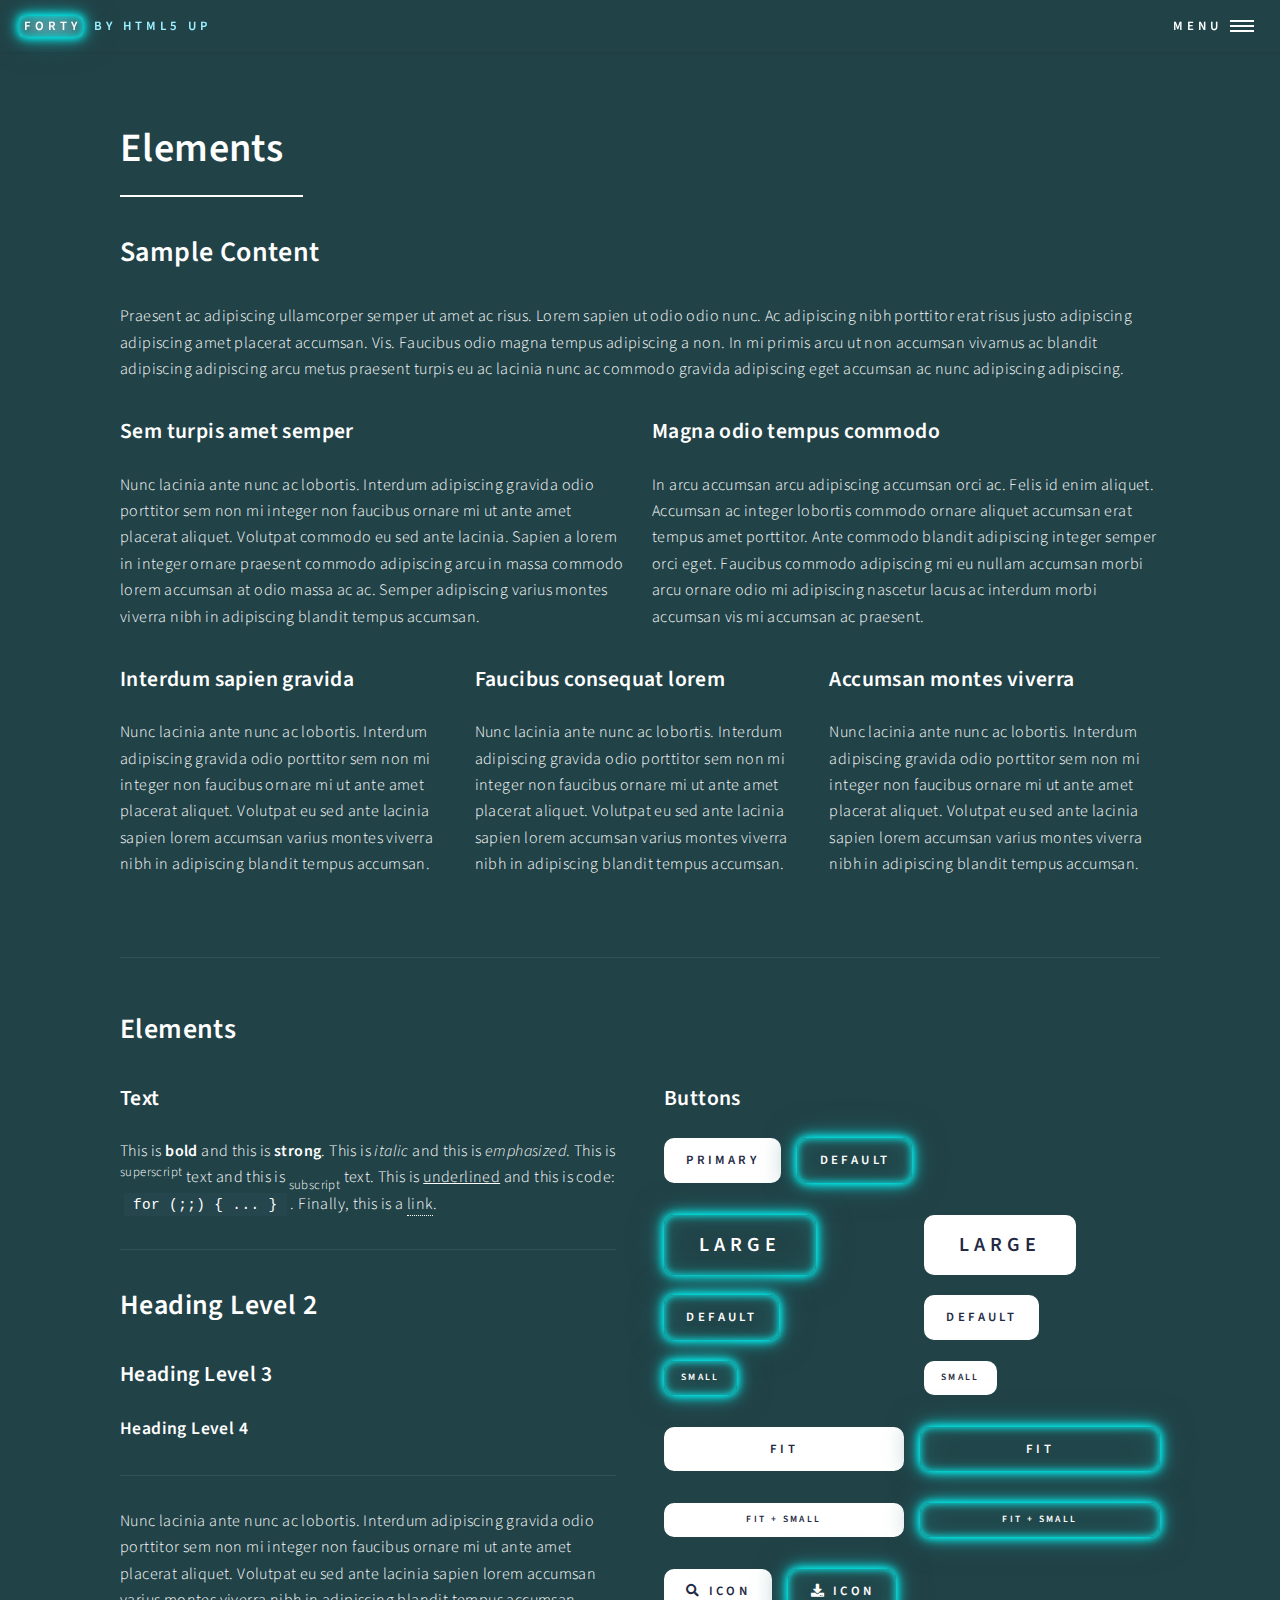
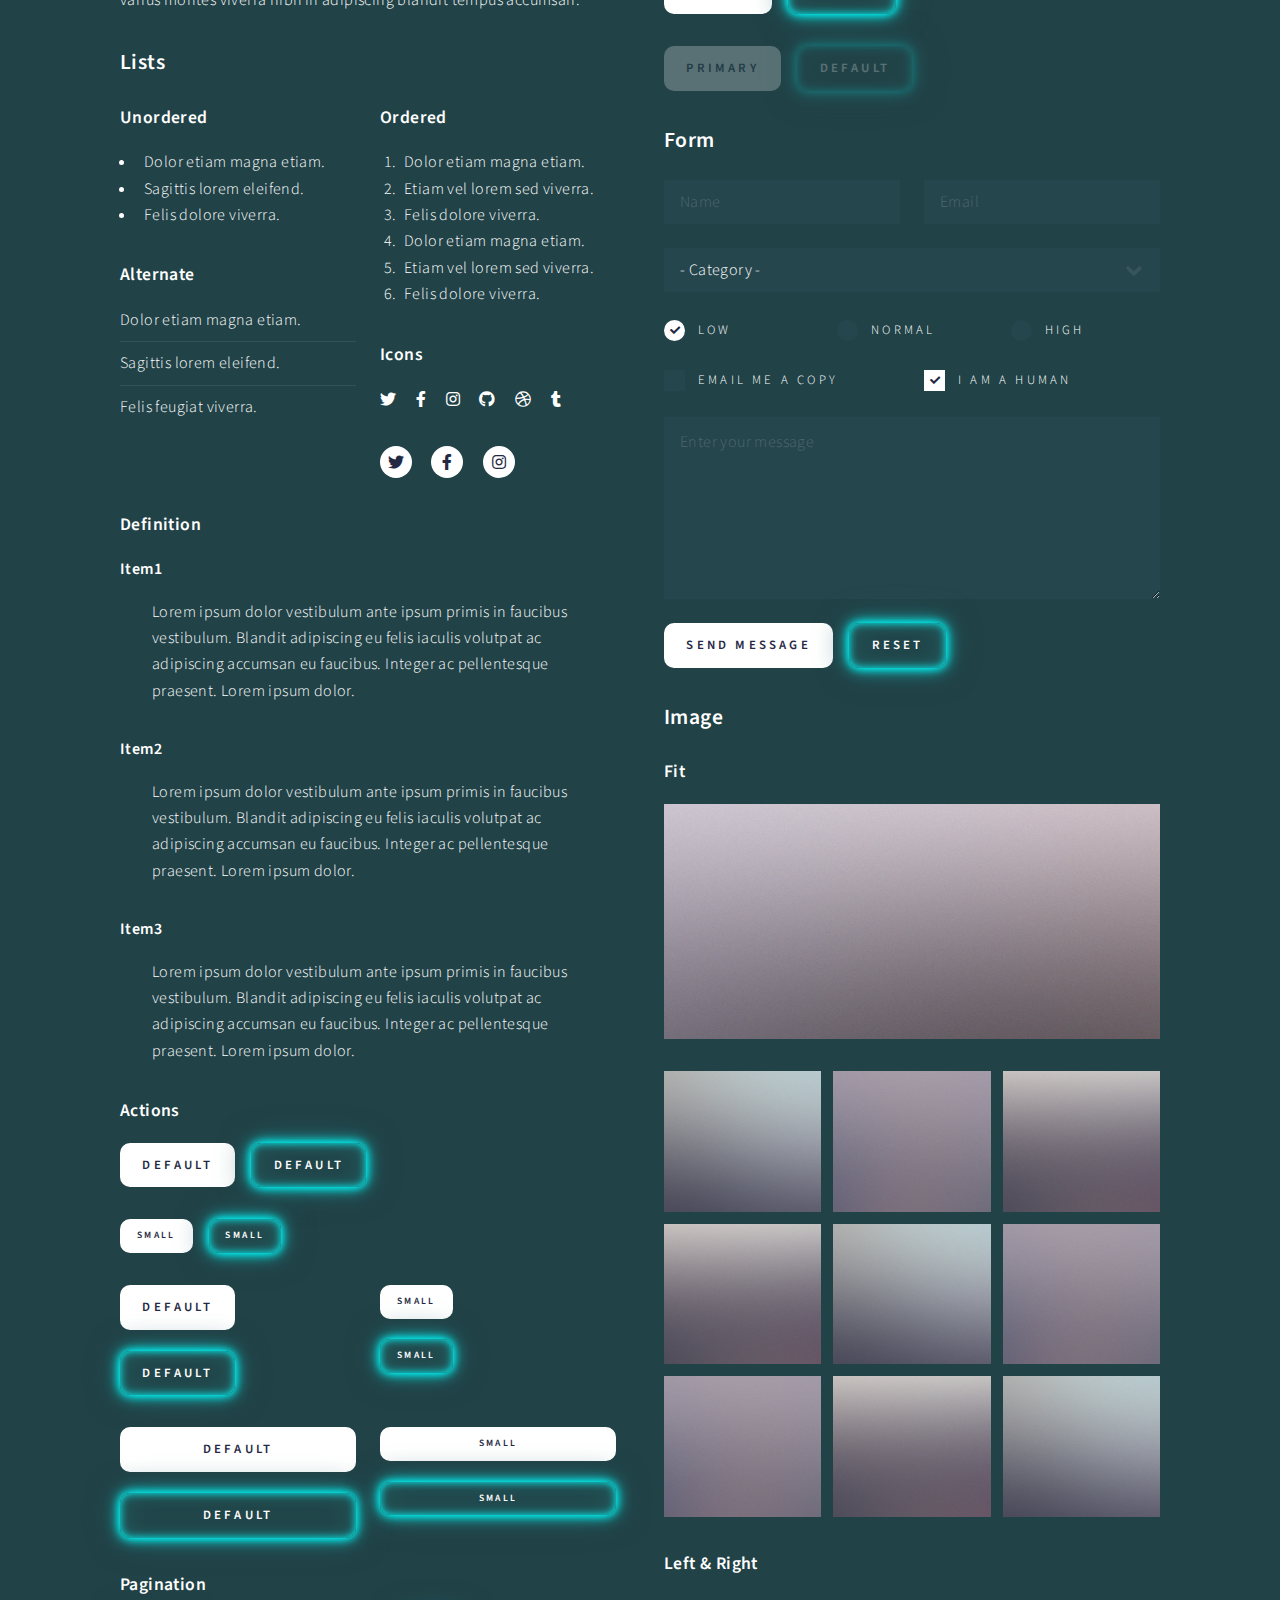
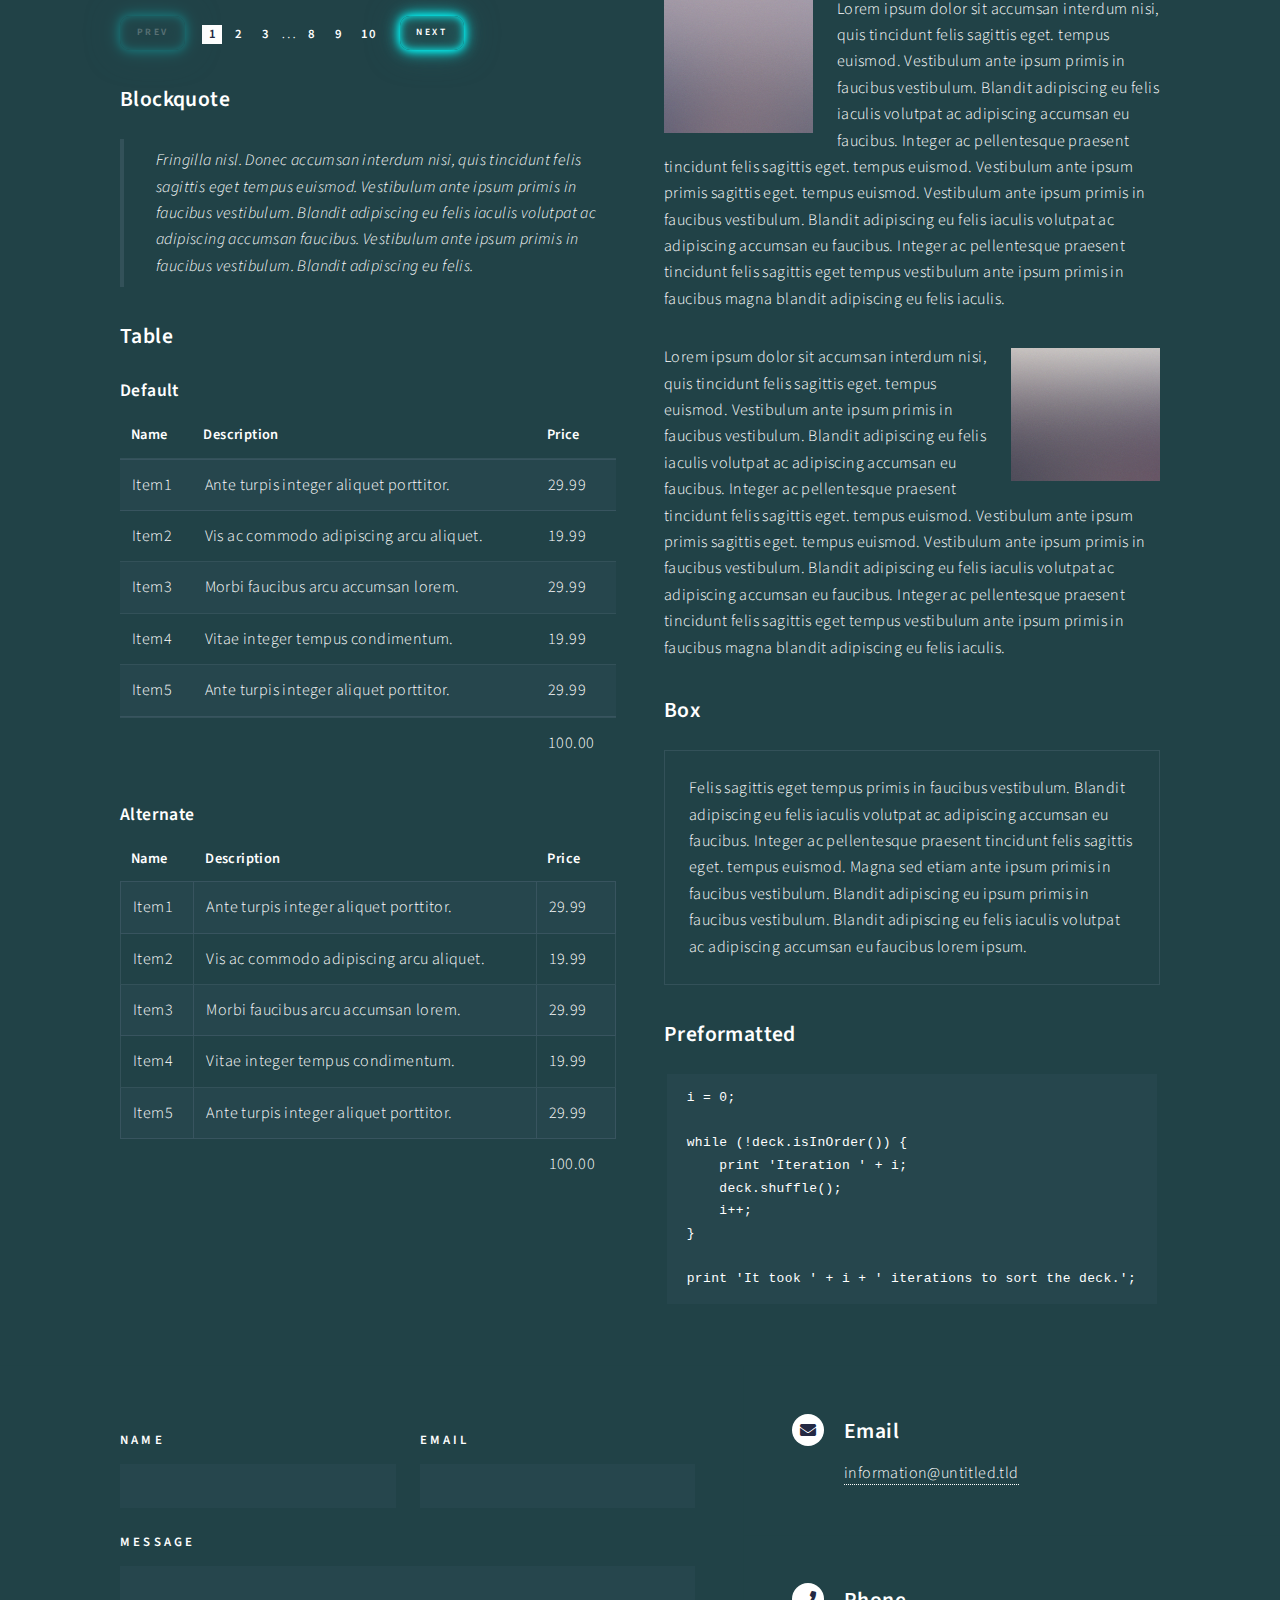
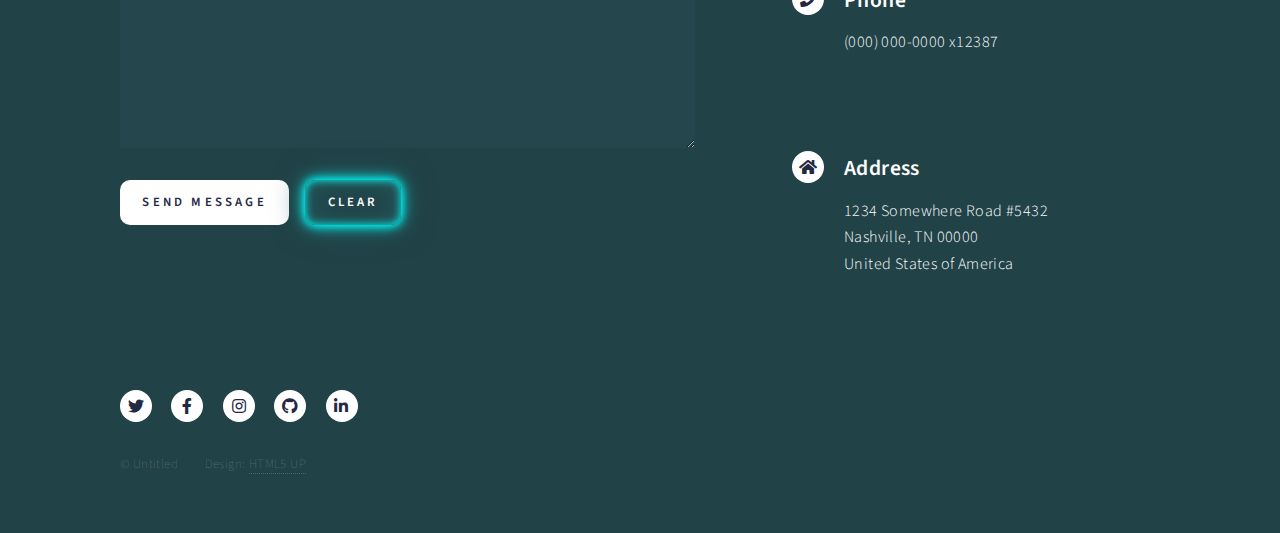
<file: elements.html>
<!DOCTYPE HTML>
<!--
	Forty by HTML5 UP
	html5up.net | @ajlkn
	Free for personal and commercial use under the CCA 3.0 license (html5up.net/license)
-->
<html>
	<head>
		<title>Elements - Forty by HTML5 UP</title>
		<meta charset="utf-8" />
		<meta name="viewport" content="width=device-width, initial-scale=1, user-scalable=no" />
		<link rel="stylesheet" href="assets/css/main.css" />
		<noscript><link rel="stylesheet" href="assets/css/noscript.css" /></noscript>
	</head>
	<body class="is-preload">

		<!-- Wrapper -->
			<div id="wrapper">

				<!-- Header -->
					<header id="header">
						<a href="index.html" class="logo"><strong>Forty</strong> <span>by HTML5 UP</span></a>
						<nav>
							<a href="#menu">Menu</a>
						</nav>
					</header>

				<!-- Menu -->
					<nav id="menu">
						<ul class="links">
							<li><a href="index.html">Home</a></li>
							<li><a href="landing.html">Landing</a></li>
							<li><a href="generic.html">Generic</a></li>
							<li><a href="elements.html">Elements</a></li>
						</ul>
						<ul class="actions stacked">
							<li><a href="#" class="button primary fit">Get Started</a></li>
							<li><a href="#" class="button fit">Log In</a></li>
						</ul>
					</nav>

				<!-- Main -->
					<div id="main" class="alt">

						<!-- One -->
							<section id="one">
								<div class="inner">
									<header class="major">
										<h1>Elements</h1>
									</header>

									<!-- Content -->
										<h2 id="content">Sample Content</h2>
										<p>Praesent ac adipiscing ullamcorper semper ut amet ac risus. Lorem sapien ut odio odio nunc. Ac adipiscing nibh porttitor erat risus justo adipiscing adipiscing amet placerat accumsan. Vis. Faucibus odio magna tempus adipiscing a non. In mi primis arcu ut non accumsan vivamus ac blandit adipiscing adipiscing arcu metus praesent turpis eu ac lacinia nunc ac commodo gravida adipiscing eget accumsan ac nunc adipiscing adipiscing.</p>
										<div class="row">
											<div class="col-6 col-12-small">
												<h3>Sem turpis amet semper</h3>
												<p>Nunc lacinia ante nunc ac lobortis. Interdum adipiscing gravida odio porttitor sem non mi integer non faucibus ornare mi ut ante amet placerat aliquet. Volutpat commodo eu sed ante lacinia. Sapien a lorem in integer ornare praesent commodo adipiscing arcu in massa commodo lorem accumsan at odio massa ac ac. Semper adipiscing varius montes viverra nibh in adipiscing blandit tempus accumsan.</p>
											</div>
											<div class="col-6 col-12-small">
												<h3>Magna odio tempus commodo</h3>
												<p>In arcu accumsan arcu adipiscing accumsan orci ac. Felis id enim aliquet. Accumsan ac integer lobortis commodo ornare aliquet accumsan erat tempus amet porttitor. Ante commodo blandit adipiscing integer semper orci eget. Faucibus commodo adipiscing mi eu nullam accumsan morbi arcu ornare odio mi adipiscing nascetur lacus ac interdum morbi accumsan vis mi accumsan ac praesent.</p>
											</div>
											<!-- Break -->
											<div class="col-4 col-12-medium">
												<h3>Interdum sapien gravida</h3>
												<p>Nunc lacinia ante nunc ac lobortis. Interdum adipiscing gravida odio porttitor sem non mi integer non faucibus ornare mi ut ante amet placerat aliquet. Volutpat eu sed ante lacinia sapien lorem accumsan varius montes viverra nibh in adipiscing blandit tempus accumsan.</p>
											</div>
											<div class="col-4 col-12-medium">
												<h3>Faucibus consequat lorem</h3>
												<p>Nunc lacinia ante nunc ac lobortis. Interdum adipiscing gravida odio porttitor sem non mi integer non faucibus ornare mi ut ante amet placerat aliquet. Volutpat eu sed ante lacinia sapien lorem accumsan varius montes viverra nibh in adipiscing blandit tempus accumsan.</p>
											</div>
											<div class="col-4 col-12-medium">
												<h3>Accumsan montes viverra</h3>
												<p>Nunc lacinia ante nunc ac lobortis. Interdum adipiscing gravida odio porttitor sem non mi integer non faucibus ornare mi ut ante amet placerat aliquet. Volutpat eu sed ante lacinia sapien lorem accumsan varius montes viverra nibh in adipiscing blandit tempus accumsan.</p>
											</div>
										</div>

									<hr class="major" />

									<!-- Elements -->
										<h2 id="elements">Elements</h2>
										<div class="row gtr-200">
											<div class="col-6 col-12-medium">

												<!-- Text stuff -->
													<h3>Text</h3>
													<p>This is <b>bold</b> and this is <strong>strong</strong>. This is <i>italic</i> and this is <em>emphasized</em>.
													This is <sup>superscript</sup> text and this is <sub>subscript</sub> text.
													This is <u>underlined</u> and this is code: <code>for (;;) { ... }</code>.
													Finally, this is a <a href="#">link</a>.</p>
													<hr />
													<h2>Heading Level 2</h2>
													<h3>Heading Level 3</h3>
													<h4>Heading Level 4</h4>
													<hr />
													<p>Nunc lacinia ante nunc ac lobortis. Interdum adipiscing gravida odio porttitor sem non mi integer non faucibus ornare mi ut ante amet placerat aliquet. Volutpat eu sed ante lacinia sapien lorem accumsan varius montes viverra nibh in adipiscing blandit tempus accumsan.</p>

												<!-- Lists -->
													<h3>Lists</h3>
													<div class="row">
														<div class="col-6 col-12-small">

															<h4>Unordered</h4>
															<ul>
																<li>Dolor etiam magna etiam.</li>
																<li>Sagittis lorem eleifend.</li>
																<li>Felis dolore viverra.</li>
															</ul>

															<h4>Alternate</h4>
															<ul class="alt">
																<li>Dolor etiam magna etiam.</li>
																<li>Sagittis lorem eleifend.</li>
																<li>Felis feugiat viverra.</li>
															</ul>

														</div>
														<div class="col-6 col-12-small">

															<h4>Ordered</h4>
															<ol>
																<li>Dolor etiam magna etiam.</li>
																<li>Etiam vel lorem sed viverra.</li>
																<li>Felis dolore viverra.</li>
																<li>Dolor etiam magna etiam.</li>
																<li>Etiam vel lorem sed viverra.</li>
																<li>Felis dolore viverra.</li>
															</ol>

															<h4>Icons</h4>
															<ul class="icons">
																<li><a href="#" class="icon brands fa-twitter"><span class="label">Twitter</span></a></li>
																<li><a href="#" class="icon brands fa-facebook-f"><span class="label">Facebook</span></a></li>
																<li><a href="#" class="icon brands fa-instagram"><span class="label">Instagram</span></a></li>
																<li><a href="#" class="icon brands fa-github"><span class="label">Github</span></a></li>
																<li><a href="#" class="icon brands fa-dribbble"><span class="label">Dribbble</span></a></li>
																<li><a href="#" class="icon brands fa-tumblr"><span class="label">Tumblr</span></a></li>
															</ul>
															<ul class="icons">
																<li><a href="#" class="icon brands alt fa-twitter"><span class="label">Twitter</span></a></li>
																<li><a href="#" class="icon brands alt fa-facebook-f"><span class="label">Facebook</span></a></li>
																<li><a href="#" class="icon brands alt fa-instagram"><span class="label">Instagram</span></a></li>
															</ul>

														</div>
													</div>
													<h4>Definition</h4>
													<dl>
														<dt>Item1</dt>
														<dd>
															<p>Lorem ipsum dolor vestibulum ante ipsum primis in faucibus vestibulum. Blandit adipiscing eu felis iaculis volutpat ac adipiscing accumsan eu faucibus. Integer ac pellentesque praesent. Lorem ipsum dolor.</p>
														</dd>
														<dt>Item2</dt>
														<dd>
															<p>Lorem ipsum dolor vestibulum ante ipsum primis in faucibus vestibulum. Blandit adipiscing eu felis iaculis volutpat ac adipiscing accumsan eu faucibus. Integer ac pellentesque praesent. Lorem ipsum dolor.</p>
														</dd>
														<dt>Item3</dt>
														<dd>
															<p>Lorem ipsum dolor vestibulum ante ipsum primis in faucibus vestibulum. Blandit adipiscing eu felis iaculis volutpat ac adipiscing accumsan eu faucibus. Integer ac pellentesque praesent. Lorem ipsum dolor.</p>
														</dd>
													</dl>

													<h4>Actions</h4>
													<ul class="actions">
														<li><a href="#" class="button primary">Default</a></li>
														<li><a href="#" class="button">Default</a></li>
													</ul>
													<ul class="actions small">
														<li><a href="#" class="button primary small">Small</a></li>
														<li><a href="#" class="button small">Small</a></li>
													</ul>
													<div class="row">
														<div class="col-6 col-12-small">
															<ul class="actions stacked">
																<li><a href="#" class="button primary">Default</a></li>
																<li><a href="#" class="button">Default</a></li>
															</ul>
														</div>
														<div class="col-6 col-12-small">
															<ul class="actions stacked">
																<li><a href="#" class="button primary small">Small</a></li>
																<li><a href="#" class="button small">Small</a></li>
															</ul>
														</div>
														<div class="col-6 col-12-small">
															<ul class="actions stacked">
																<li><a href="#" class="button primary fit">Default</a></li>
																<li><a href="#" class="button fit">Default</a></li>
															</ul>
														</div>
														<div class="col-6 col-12-small">
															<ul class="actions stacked">
																<li><a href="#" class="button primary small fit">Small</a></li>
																<li><a href="#" class="button small fit">Small</a></li>
															</ul>
														</div>
													</div>

													<h4>Pagination</h4>
													<ul class="pagination">
														<li><span class="button small disabled">Prev</span></li>
														<li><a href="#" class="page active">1</a></li>
														<li><a href="#" class="page">2</a></li>
														<li><a href="#" class="page">3</a></li>
														<li><span>&hellip;</span></li>
														<li><a href="#" class="page">8</a></li>
														<li><a href="#" class="page">9</a></li>
														<li><a href="#" class="page">10</a></li>
														<li><a href="#" class="button small">Next</a></li>
													</ul>

												<!-- Blockquote -->
													<h3>Blockquote</h3>
													<blockquote>Fringilla nisl. Donec accumsan interdum nisi, quis tincidunt felis sagittis eget tempus euismod. Vestibulum ante ipsum primis in faucibus vestibulum. Blandit adipiscing eu felis iaculis volutpat ac adipiscing accumsan faucibus. Vestibulum ante ipsum primis in faucibus vestibulum. Blandit adipiscing eu felis.</blockquote>

												<!-- Table -->
													<h3>Table</h3>

													<h4>Default</h4>
													<div class="table-wrapper">
														<table>
															<thead>
																<tr>
																	<th>Name</th>
																	<th>Description</th>
																	<th>Price</th>
																</tr>
															</thead>
															<tbody>
																<tr>
																	<td>Item1</td>
																	<td>Ante turpis integer aliquet porttitor.</td>
																	<td>29.99</td>
																</tr>
																<tr>
																	<td>Item2</td>
																	<td>Vis ac commodo adipiscing arcu aliquet.</td>
																	<td>19.99</td>
																</tr>
																<tr>
																	<td>Item3</td>
																	<td> Morbi faucibus arcu accumsan lorem.</td>
																	<td>29.99</td>
																</tr>
																<tr>
																	<td>Item4</td>
																	<td>Vitae integer tempus condimentum.</td>
																	<td>19.99</td>
																</tr>
																<tr>
																	<td>Item5</td>
																	<td>Ante turpis integer aliquet porttitor.</td>
																	<td>29.99</td>
																</tr>
															</tbody>
															<tfoot>
																<tr>
																	<td colspan="2"></td>
																	<td>100.00</td>
																</tr>
															</tfoot>
														</table>
													</div>

													<h4>Alternate</h4>
													<div class="table-wrapper">
														<table class="alt">
															<thead>
																<tr>
																	<th>Name</th>
																	<th>Description</th>
																	<th>Price</th>
																</tr>
															</thead>
															<tbody>
																<tr>
																	<td>Item1</td>
																	<td>Ante turpis integer aliquet porttitor.</td>
																	<td>29.99</td>
																</tr>
																<tr>
																	<td>Item2</td>
																	<td>Vis ac commodo adipiscing arcu aliquet.</td>
																	<td>19.99</td>
																</tr>
																<tr>
																	<td>Item3</td>
																	<td> Morbi faucibus arcu accumsan lorem.</td>
																	<td>29.99</td>
																</tr>
																<tr>
																	<td>Item4</td>
																	<td>Vitae integer tempus condimentum.</td>
																	<td>19.99</td>
																</tr>
																<tr>
																	<td>Item5</td>
																	<td>Ante turpis integer aliquet porttitor.</td>
																	<td>29.99</td>
																</tr>
															</tbody>
															<tfoot>
																<tr>
																	<td colspan="2"></td>
																	<td>100.00</td>
																</tr>
															</tfoot>
														</table>
													</div>

											</div>
											<div class="col-6 col-12-medium">

												<!-- Buttons -->
													<h3>Buttons</h3>
													<ul class="actions">
														<li><a href="#" class="button primary">Primary</a></li>
														<li><a href="#" class="button">Default</a></li>
													</ul>
													<div class="row">
														<div class="col-6 col-12-xsmall">
															<ul class="actions stacked">
																<li><a href="#" class="button large">Large</a></li>
																<li><a href="#" class="button">Default</a></li>
																<li><a href="#" class="button small">Small</a></li>
															</ul>
														</div>
														<div class="col-6 col-12-xsmall">
															<ul class="actions stacked">
																<li><a href="#" class="button primary large">Large</a></li>
																<li><a href="#" class="button primary">Default</a></li>
																<li><a href="#" class="button primary small">Small</a></li>
															</ul>
														</div>
													</div>
													<ul class="actions fit">
														<li><a href="#" class="button primary fit">Fit</a></li>
														<li><a href="#" class="button fit">Fit</a></li>
													</ul>
													<ul class="actions fit small">
														<li><a href="#" class="button primary fit small">Fit + Small</a></li>
														<li><a href="#" class="button fit small">Fit + Small</a></li>
													</ul>
													<ul class="actions">
														<li><a href="#" class="button primary icon solid fa-search">Icon</a></li>
														<li><a href="#" class="button icon solid fa-download">Icon</a></li>
													</ul>
													<ul class="actions">
														<li><span class="button primary disabled">Primary</span></li>
														<li><span class="button disabled">Default</span></li>
													</ul>

												<!-- Form -->
													<h3>Form</h3>

													<form method="post" action="#">
														<div class="row gtr-uniform">
															<div class="col-6 col-12-xsmall">
																<input type="text" name="demo-name" id="demo-name" value="" placeholder="Name" />
															</div>
															<div class="col-6 col-12-xsmall">
																<input type="email" name="demo-email" id="demo-email" value="" placeholder="Email" />
															</div>
															<!-- Break -->
															<div class="col-12">
																<select name="demo-category" id="demo-category">
																	<option value="">- Category -</option>
																	<option value="1">Manufacturing</option>
																	<option value="1">Shipping</option>
																	<option value="1">Administration</option>
																	<option value="1">Human Resources</option>
																</select>
															</div>
															<!-- Break -->
															<div class="col-4 col-12-small">
																<input type="radio" id="demo-priority-low" name="demo-priority" checked>
																<label for="demo-priority-low">Low</label>
															</div>
															<div class="col-4 col-12-small">
																<input type="radio" id="demo-priority-normal" name="demo-priority">
																<label for="demo-priority-normal">Normal</label>
															</div>
															<div class="col-4 col-12-small">
																<input type="radio" id="demo-priority-high" name="demo-priority">
																<label for="demo-priority-high">High</label>
															</div>
															<!-- Break -->
															<div class="col-6 col-12-small">
																<input type="checkbox" id="demo-copy" name="demo-copy">
																<label for="demo-copy">Email me a copy</label>
															</div>
															<div class="col-6 col-12-small">
																<input type="checkbox" id="demo-human" name="demo-human" checked>
																<label for="demo-human">I am a human</label>
															</div>
															<!-- Break -->
															<div class="col-12">
																<textarea name="demo-message" id="demo-message" placeholder="Enter your message" rows="6"></textarea>
															</div>
															<!-- Break -->
															<div class="col-12">
																<ul class="actions">
																	<li><input type="submit" value="Send Message" class="primary" /></li>
																	<li><input type="reset" value="Reset" /></li>
																</ul>
															</div>
														</div>
													</form>

												<!-- Image -->
													<h3>Image</h3>

													<h4>Fit</h4>
													<span class="image fit"><img src="images/pic03.jpg" alt="" /></span>
													<div class="box alt">
														<div class="row gtr-50 gtr-uniform">
															<div class="col-4"><span class="image fit"><img src="images/pic08.jpg" alt="" /></span></div>
															<div class="col-4"><span class="image fit"><img src="images/pic09.jpg" alt="" /></span></div>
															<div class="col-4"><span class="image fit"><img src="images/pic10.jpg" alt="" /></span></div>
															<!-- Break -->
															<div class="col-4"><span class="image fit"><img src="images/pic10.jpg" alt="" /></span></div>
															<div class="col-4"><span class="image fit"><img src="images/pic08.jpg" alt="" /></span></div>
															<div class="col-4"><span class="image fit"><img src="images/pic09.jpg" alt="" /></span></div>
															<!-- Break -->
															<div class="col-4"><span class="image fit"><img src="images/pic09.jpg" alt="" /></span></div>
															<div class="col-4"><span class="image fit"><img src="images/pic10.jpg" alt="" /></span></div>
															<div class="col-4"><span class="image fit"><img src="images/pic08.jpg" alt="" /></span></div>
														</div>
													</div>

													<h4>Left &amp; Right</h4>
													<p><span class="image left"><img src="images/pic09.jpg" alt="" /></span>Lorem ipsum dolor sit accumsan interdum nisi, quis tincidunt felis sagittis eget. tempus euismod. Vestibulum ante ipsum primis in faucibus vestibulum. Blandit adipiscing eu felis iaculis volutpat ac adipiscing accumsan eu faucibus. Integer ac pellentesque praesent tincidunt felis sagittis eget. tempus euismod. Vestibulum ante ipsum primis sagittis eget. tempus euismod. Vestibulum ante ipsum primis in faucibus vestibulum. Blandit adipiscing eu felis iaculis volutpat ac adipiscing accumsan eu faucibus. Integer ac pellentesque praesent tincidunt felis sagittis eget tempus vestibulum ante ipsum primis in faucibus magna blandit adipiscing eu felis iaculis.</p>
													<p><span class="image right"><img src="images/pic10.jpg" alt="" /></span>Lorem ipsum dolor sit accumsan interdum nisi, quis tincidunt felis sagittis eget. tempus euismod. Vestibulum ante ipsum primis in faucibus vestibulum. Blandit adipiscing eu felis iaculis volutpat ac adipiscing accumsan eu faucibus. Integer ac pellentesque praesent tincidunt felis sagittis eget. tempus euismod. Vestibulum ante ipsum primis sagittis eget. tempus euismod. Vestibulum ante ipsum primis in faucibus vestibulum. Blandit adipiscing eu felis iaculis volutpat ac adipiscing accumsan eu faucibus. Integer ac pellentesque praesent tincidunt felis sagittis eget tempus vestibulum ante ipsum primis in faucibus magna blandit adipiscing eu felis iaculis.</p>

												<!-- Box -->
													<h3>Box</h3>
													<div class="box">
														<p>Felis sagittis eget tempus primis in faucibus vestibulum. Blandit adipiscing eu felis iaculis volutpat ac adipiscing accumsan eu faucibus. Integer ac pellentesque praesent tincidunt felis sagittis eget. tempus euismod. Magna sed etiam ante ipsum primis in faucibus vestibulum. Blandit adipiscing eu ipsum primis in faucibus vestibulum. Blandit adipiscing eu felis iaculis volutpat ac adipiscing accumsan eu faucibus lorem ipsum.</p>
													</div>

												<!-- Preformatted Code -->
													<h3>Preformatted</h3>
													<pre><code>i = 0;

while (!deck.isInOrder()) {
    print 'Iteration ' + i;
    deck.shuffle();
    i++;
}

print 'It took ' + i + ' iterations to sort the deck.';
</code></pre>

											</div>
										</div>

								</div>
							</section>

					</div>

				<!-- Contact -->
					<section id="contact">
						<div class="inner">
							<section>
								<form method="post" action="#">
									<div class="fields">
										<div class="field half">
											<label for="name">Name</label>
											<input type="text" name="name" id="name" />
										</div>
										<div class="field half">
											<label for="email">Email</label>
											<input type="text" name="email" id="email" />
										</div>
										<div class="field">
											<label for="message">Message</label>
											<textarea name="message" id="message" rows="6"></textarea>
										</div>
									</div>
									<ul class="actions">
										<li><input type="submit" value="Send Message" class="primary" /></li>
										<li><input type="reset" value="Clear" /></li>
									</ul>
								</form>
							</section>
							<section class="split">
								<section>
									<div class="contact-method">
										<span class="icon solid alt fa-envelope"></span>
										<h3>Email</h3>
										<a href="#">information@untitled.tld</a>
									</div>
								</section>
								<section>
									<div class="contact-method">
										<span class="icon solid alt fa-phone"></span>
										<h3>Phone</h3>
										<span>(000) 000-0000 x12387</span>
									</div>
								</section>
								<section>
									<div class="contact-method">
										<span class="icon solid alt fa-home"></span>
										<h3>Address</h3>
										<span>1234 Somewhere Road #5432<br />
										Nashville, TN 00000<br />
										United States of America</span>
									</div>
								</section>
							</section>
						</div>
					</section>

				<!-- Footer -->
					<footer id="footer">
						<div class="inner">
							<ul class="icons">
								<li><a href="#" class="icon brands alt fa-twitter"><span class="label">Twitter</span></a></li>
								<li><a href="#" class="icon brands alt fa-facebook-f"><span class="label">Facebook</span></a></li>
								<li><a href="#" class="icon brands alt fa-instagram"><span class="label">Instagram</span></a></li>
								<li><a href="#" class="icon brands alt fa-github"><span class="label">GitHub</span></a></li>
								<li><a href="#" class="icon brands alt fa-linkedin-in"><span class="label">LinkedIn</span></a></li>
							</ul>
							<ul class="copyright">
								<li>&copy; Untitled</li><li>Design: <a href="https://html5up.net">HTML5 UP</a></li>
							</ul>
						</div>
					</footer>

			</div>

		<!-- Scripts -->
			<script src="assets/js/jquery.min.js"></script>
			<script src="assets/js/jquery.scrolly.min.js"></script>
			<script src="assets/js/jquery.scrollex.min.js"></script>
			<script src="assets/js/browser.min.js"></script>
			<script src="assets/js/breakpoints.min.js"></script>
			<script src="assets/js/util.js"></script>
			<script src="assets/js/main.js"></script>

	</body>
</html>
</file>
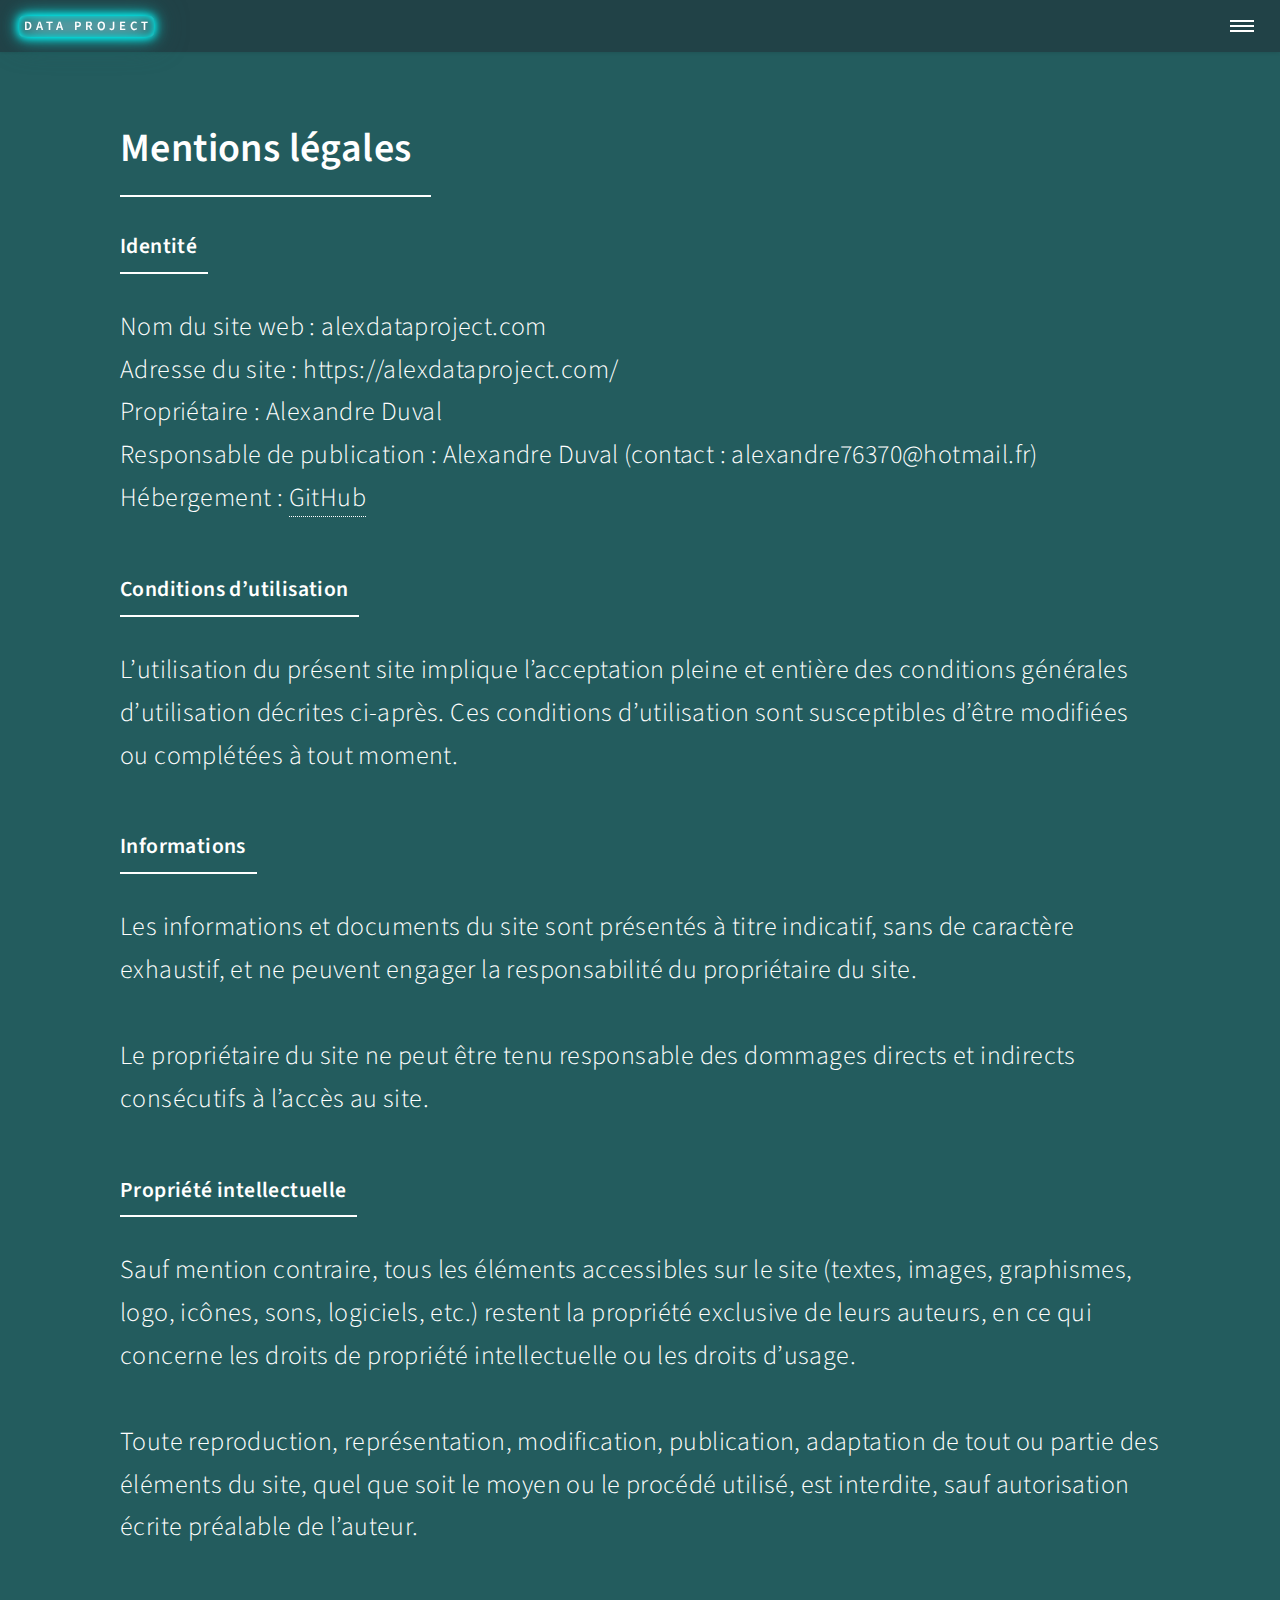
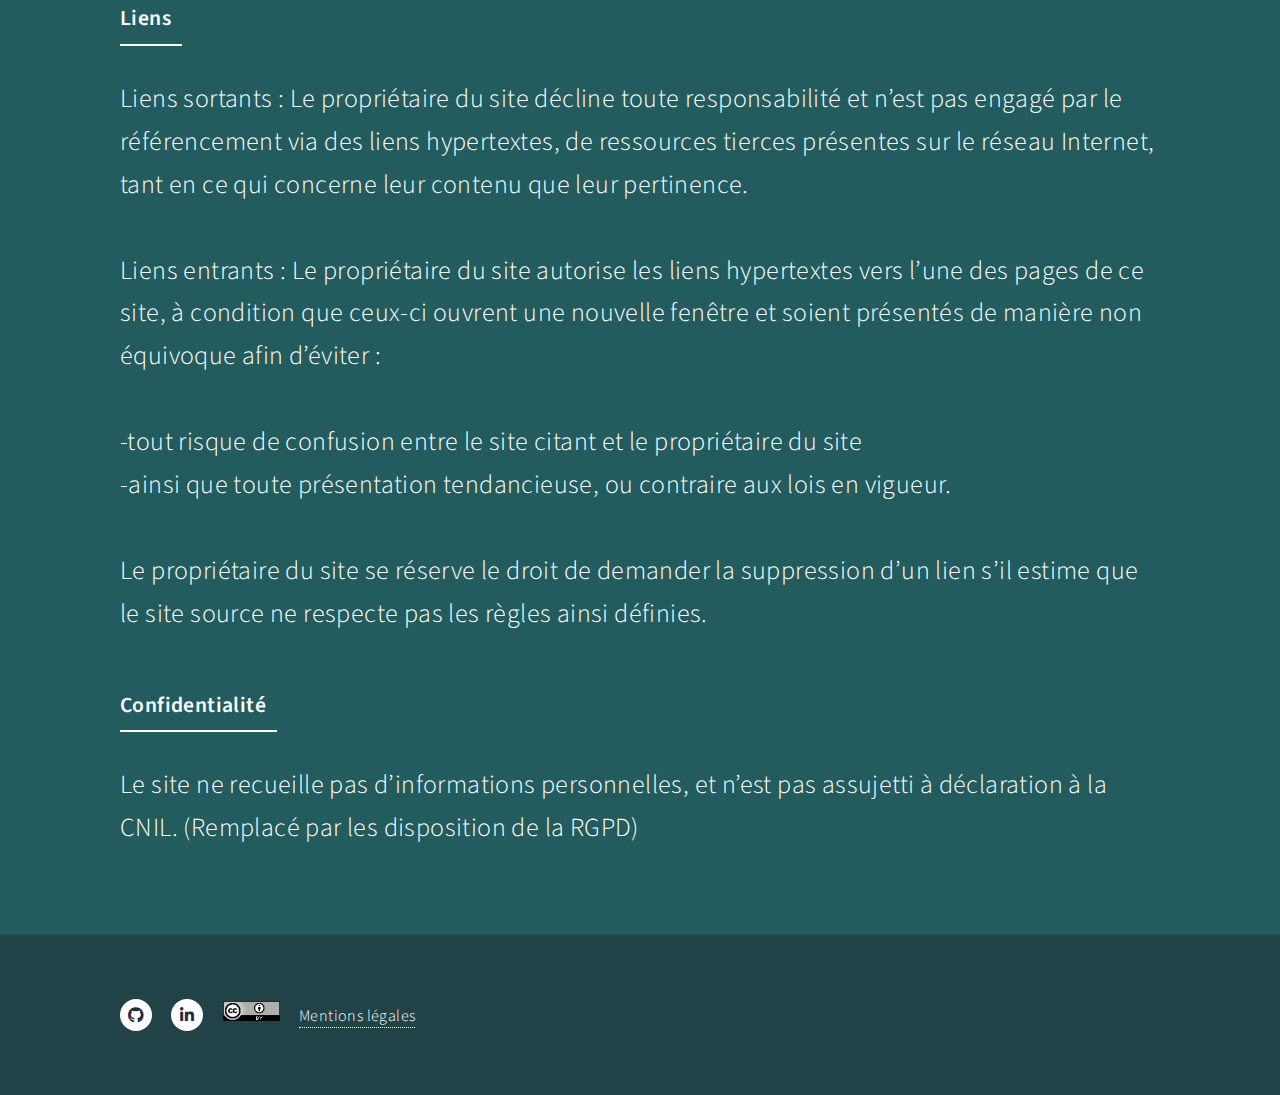
<file: mention.html>
<!DOCTYPE HTML>
<!--
	Forty by HTML5 UP
	html5up.net | @ajlkn
	Free for personal and commercial use under the CCA 3.0 license (html5up.net/license)
-->
<html>
	<head>
		<title>Data analyst</title>
		<meta charset="utf-8" />
		<meta name="viewport" content="width=device-width, initial-scale=1, user-scalable=no" />
		<link rel="stylesheet" href="assets/css/main.css" />
		<noscript><link rel="stylesheet" href="assets/css/noscript.css" /></noscript>
	</head>
	<body class="is-preload">

		<!-- Wrapper -->
			<div id="wrapper">

				<!-- Header -->
					<header id="header" style = "background-color: #214247;">
						<a href="index.html" class="logo"><strong>Data project</strong></a>
						<nav>
							<a href="#menu"></a>
						</nav>
					</header>

				<!-- Menu -->
					<nav id="menu">
						<ul class="links">
							<li><a href="index.html">Accueil</a></li>
							<li><a href="profil.html">Mon profil</a></li>
						</ul>
					</nav>

				<!-- Main -->
					<div id="main" class="alt", style="background-color:#235c5e ;">

						<!-- One -->
							<section id="one">
								<div class="inner">
									<header class="major">
										<h1>Mentions légales</h1>
									</header>
									<header class="major">
										<h3>Identité</h3>
									</header>
									<p style = "font-size: 26px;">Nom du site web : alexdataproject.com<br>
										Adresse du site : https://alexdataproject.com/<br>
										Propriétaire : Alexandre Duval<br>
										Responsable de publication : Alexandre Duval (contact : alexandre76370@hotmail.fr)<br>
										Hébergement : <a href="https://github.com/" class="link"  target=”_blank”>GitHub</a></p>
										<header class="major">
											<h3>Conditions d’utilisation</h3>
										</header>
									<p style = "font-size: 26px;">L’utilisation du présent site implique l’acceptation pleine et entière des conditions générales d’utilisation décrites ci-après. Ces conditions d’utilisation sont susceptibles d’être modifiées ou complétées à tout moment.</p>
									<header class="major">
										<h3>Informations</h3>
									</header>
									<p style = "font-size: 26px;">Les informations et documents du site sont présentés à titre indicatif, sans de caractère exhaustif, et ne peuvent engager la responsabilité du propriétaire du site.<br>
										<br>Le propriétaire du site ne peut être tenu responsable des dommages directs et indirects consécutifs à l’accès au site.</p>
									<header class="major">
										<h3>Propriété intellectuelle</h3>
									</header>
									<p style = "font-size: 26px;">Sauf mention contraire, tous les éléments accessibles sur le site (textes, images, graphismes, logo, icônes, sons, logiciels, etc.) restent la propriété exclusive de leurs auteurs, en ce qui concerne les droits de propriété intellectuelle ou les droits d’usage.<br>
										<br>Toute reproduction, représentation, modification, publication, adaptation de tout ou partie des éléments du site, quel que soit le moyen ou le procédé utilisé, est interdite, sauf autorisation écrite préalable de l’auteur.</p>
										<header class="major">
											<h3>Liens</h3>
										</header>
										<p style = "font-size: 26px;">Liens sortants : 
											Le propriétaire du site décline toute responsabilité et n’est pas engagé par le référencement via des liens hypertextes, de ressources tierces présentes sur le réseau Internet, tant en ce qui concerne leur contenu que leur pertinence.<br>
											<br>Liens entrants : 
Le propriétaire du site autorise les liens hypertextes vers l’une des pages de ce site, à condition que ceux-ci ouvrent une nouvelle fenêtre et soient présentés de manière non équivoque afin d’éviter :<br>
<br>-tout risque de confusion entre le site citant et le propriétaire du site<br>
-ainsi que toute présentation tendancieuse, ou contraire aux lois en vigueur.<br>
<br>Le propriétaire du site se réserve le droit de demander la suppression d’un lien s’il estime que le site source ne respecte pas les règles ainsi définies.

																					</p>
											<header class="major">
												<h3>Confidentialité</h3>
											</header>
											<p style = "font-size: 26px;">Le site ne recueille pas d’informations personnelles, et n’est pas assujetti à déclaration à la CNIL. (Remplacé par les disposition de la RGPD)</p>
								</div>
							</section>

					</div>

		<!-- Footer -->
			<footer id="footer" style="background-color:#214247;">
				<div class="inner">
					<ul class="icons">
						<li><a href="https://github.com/AlexDuvalAnalyst" class="icon brands alt fa-github" target=”_blank”><span class="label">GitHub</span></a></li>
						<li><a href="https://www.linkedin.com/in/alexandre-duval-6021711ba/" class="icon brands alt fa-linkedin-in" target=”_blank”><span class="label">LinkedIn</span></a></li>
						<li><img style = 'height:20px;' src="images/license-cc.png" alt="" /></li>
						<li><a href="mention.html">Mentions légales</a></li>
					</ul>
					
				</div>
			</footer>

	</div>

		<!-- Scripts -->
			<script src="assets/js/jquery.min.js"></script>
			<script src="assets/js/jquery.scrolly.min.js"></script>
			<script src="assets/js/jquery.scrollex.min.js"></script>
			<script src="assets/js/browser.min.js"></script>
			<script src="assets/js/breakpoints.min.js"></script>
			<script src="assets/js/util.js"></script>
			<script src="assets/js/main.js"></script>

	</body>
</html>
</file>
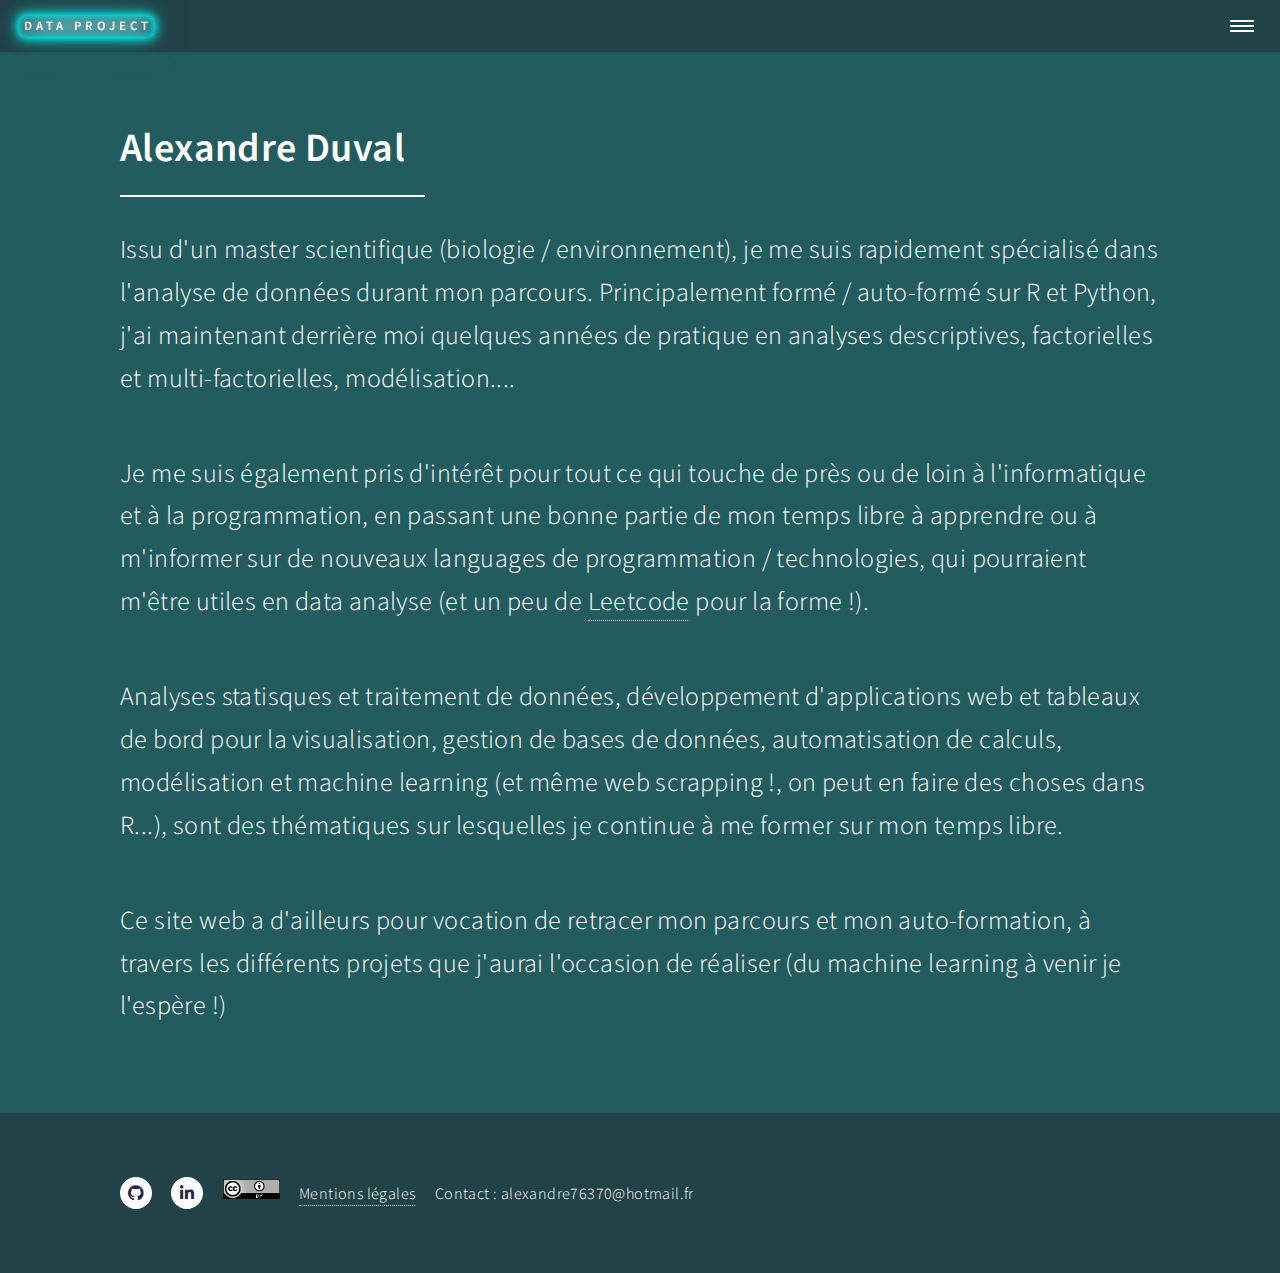
<file: profil.html>
<!DOCTYPE HTML>
<!--
	Forty by HTML5 UP
	html5up.net | @ajlkn
	Free for personal and commercial use under the CCA 3.0 license (html5up.net/license)
-->
<html>
	<head>
		<title>Data analyst</title>
		<meta charset="utf-8" />
		<meta name="viewport" content="width=device-width, initial-scale=1, user-scalable=no" />
		<link rel="stylesheet" href="assets/css/main.css" />
		<noscript><link rel="stylesheet" href="assets/css/noscript.css" /></noscript>
	</head>
	<body class="is-preload">

		<!-- Wrapper -->
			<div id="wrapper">

				<!-- Header -->
					<header id="header" style = "background-color: #214247;">
						<a href="index.html" class="logo"><strong>Data project</strong></a>
						<nav>
							<a href="#menu"></a>
						</nav>
					</header>

				<!-- Menu -->
					<nav id="menu">
						<ul class="links">
							<li><a href="index.html">Accueil</a></li>
							<li><a href="profil.html">Mon profil</a></li>
						</ul>
					</nav>

				<!-- Main -->
					<div id="main" class="alt", style="background-color:#235c5e ;">

						<!-- One -->
							<section id="one">
								<div class="inner">
									<header class="major">
										<h1>Alexandre Duval</h1>
									</header>
									<p style = "font-size: 26px;">Issu d'un master scientifique (biologie / environnement), je me suis rapidement spécialisé dans l'analyse de données durant mon parcours. Principalement formé / auto-formé sur R et Python,
										j'ai maintenant derrière moi quelques années de pratique en analyses descriptives, factorielles et multi-factorielles, modélisation....</p>
									<p style = "font-size: 26px;">Je me suis également pris d'intérêt pour tout ce qui touche de près ou de loin à l'informatique et à la programmation, en passant 
										une bonne partie de mon temps libre à apprendre ou à m'informer sur de nouveaux languages de programmation / technologies, qui pourraient m'être utiles en data analyse (et un peu de <a href="https://leetcode.com/" class="link"  target=”_blank”>Leetcode</a> pour la forme !).</p>
									<p style = "font-size: 26px;">Analyses statisques et traitement de données, développement d'applications web et tableaux de bord pour la visualisation, gestion de bases de données, automatisation de calculs, modélisation et machine learning (et même web scrapping !, on peut en faire des choses dans R...), sont des thématiques sur lesquelles je continue à me former sur mon temps libre.</p>
									<p style = "font-size: 26px;">Ce site web a d'ailleurs pour vocation de retracer mon parcours et mon auto-formation, à travers les différents projets que j'aurai l'occasion de réaliser (du machine learning à venir je l'espère !)</p>
								</div>
							</section>

					</div>

			
		<!-- Footer -->
			<footer id="footer" style="background-color:#214247;">
				<div class="inner">
					<ul class="icons">
						<li><a href="https://github.com/AlexDuvalAnalyst" class="icon brands alt fa-github" target=”_blank”><span class="label">GitHub</span></a></li>
						<li><a href="https://www.linkedin.com/in/alexandre-duval-6021711ba/" class="icon brands alt fa-linkedin-in" target=”_blank”><span class="label">LinkedIn</span></a></li>
						<li><img style = 'height:20px;' src="images/license-cc.png" alt="" /></li>
						<li><a href="mention.html">Mentions légales</a></li>
						<li>Contact : alexandre76370@hotmail.fr</li>
					</ul>
					
				</div>
			</footer>

	</div>

		<!-- Scripts -->
			<script src="assets/js/jquery.min.js"></script>
			<script src="assets/js/jquery.scrolly.min.js"></script>
			<script src="assets/js/jquery.scrollex.min.js"></script>
			<script src="assets/js/browser.min.js"></script>
			<script src="assets/js/breakpoints.min.js"></script>
			<script src="assets/js/util.js"></script>
			<script src="assets/js/main.js"></script>

	</body>
</html>
</file>
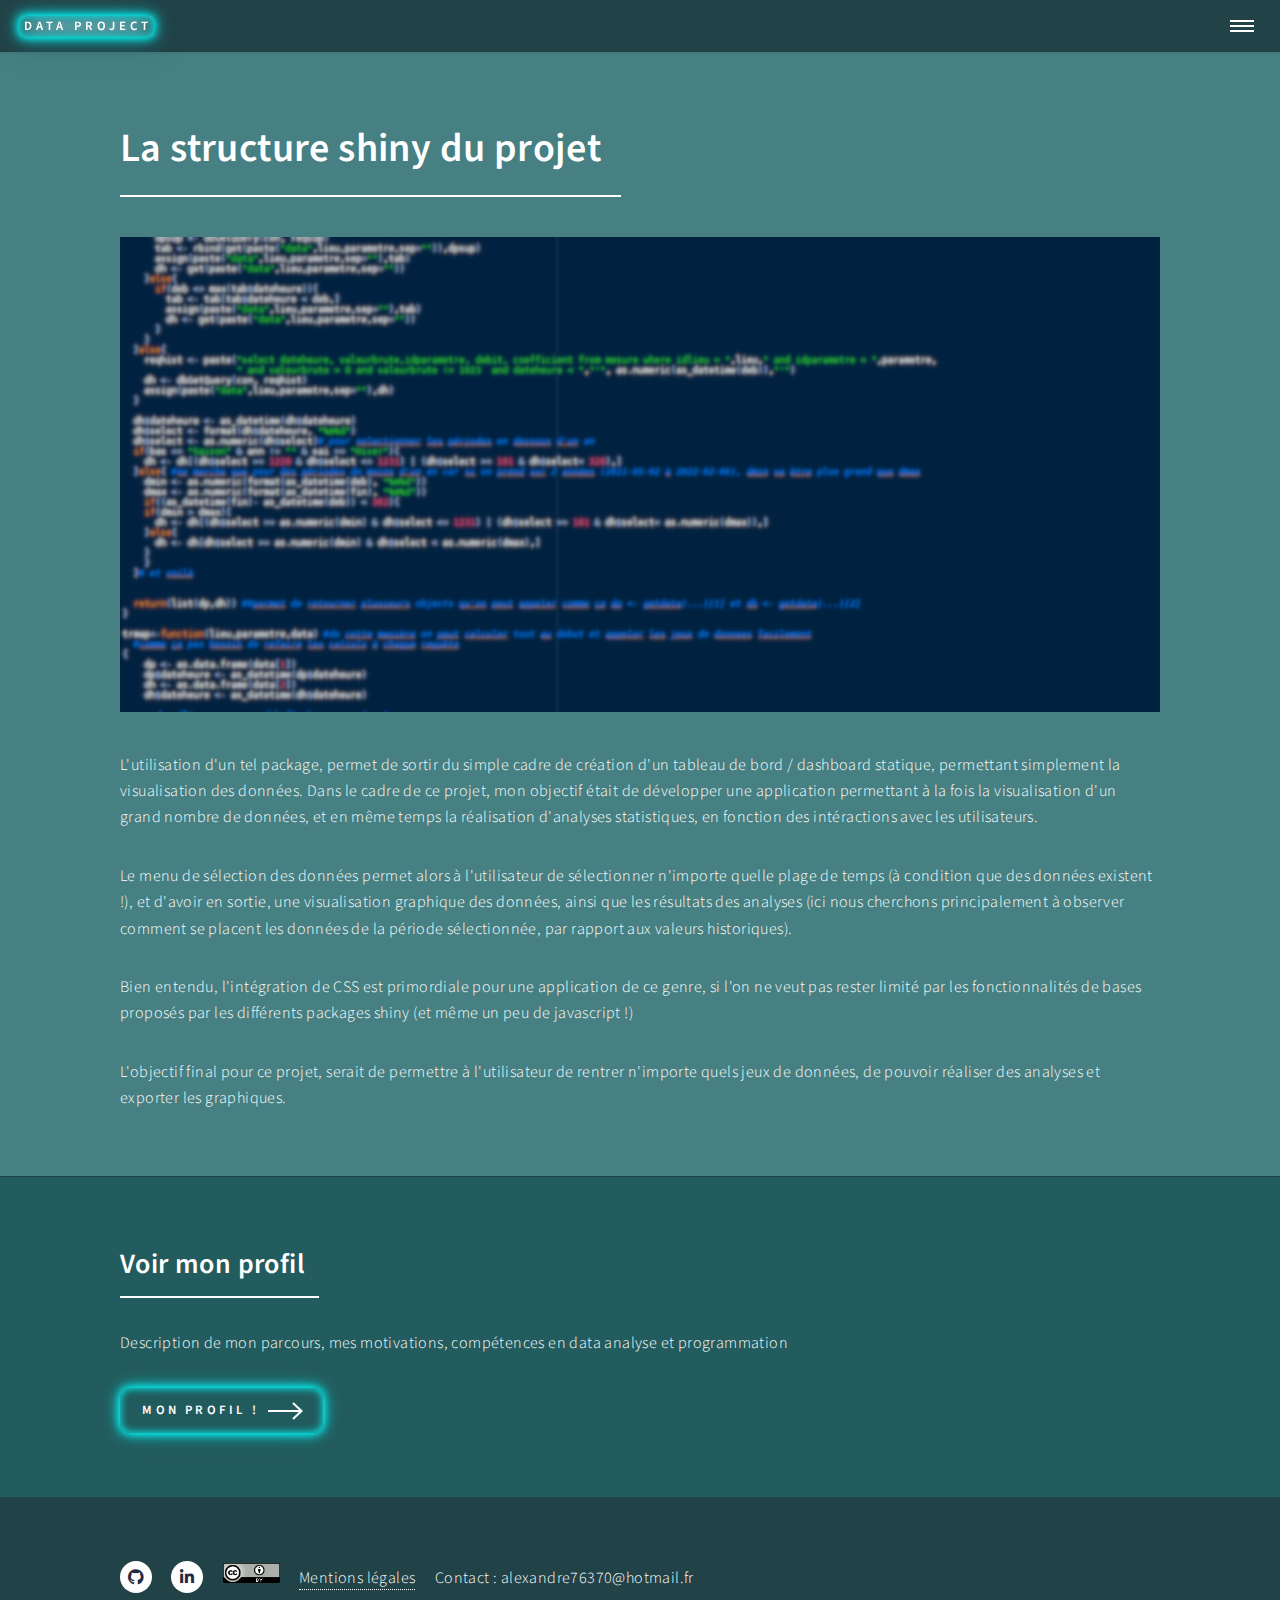
<file: shinyapp.html>
<!DOCTYPE HTML>
<!--
	Forty by HTML5 UP
	html5up.net | @ajlkn
	Free for personal and commercial use under the CCA 3.0 license (html5up.net/license)
-->
<html>
	<head>
		<title>Data analyst</title>
		<meta charset="utf-8" />
		<meta name="viewport" content="width=device-width, initial-scale=1, user-scalable=no" />
		<link rel="stylesheet" href="assets/css/main.css" />
		<noscript><link rel="stylesheet" href="assets/css/noscript.css" /></noscript>
	</head>
	<body class="is-preload">

		<!-- Wrapper -->
			<div id="wrapper">

				<!-- Header -->
					<header id="header">
						<a href="index.html" class="logo"><strong>Data project</strong> <span></span></a>
						<nav>
							<a href="#menu"></a>
						</nav>
					</header>

				<!-- Menu -->
					<nav id="menu">
						<ul class="links">
							<li><a href="index.html">Accueil</a></li>
							<li><a href="profil.html">Mon profil</a></li>
						</ul>
						<ul class="actions stacked">

						</ul>
					</nav>

				<!-- Main -->
					<div id="main" class="alt">

						<!-- One -->
							<section id="one", style = "background-color: #468082;">
								<div class="inner">
									<header class="major">
										<h1>La structure shiny du projet</h1>
									</header>
									<span class="image main"><img src="images/code.png" alt="" /></span>
									<p>L'utilisation d'un tel package, permet de sortir du simple cadre de création d'un tableau de bord / dashboard statique, permettant simplement la visualisation des données.
										Dans le cadre de ce projet, mon objectif était de développer une application permettant à la fois la visualisation d'un grand nombre de données, et en même temps la réalisation
										d'analyses statistiques, en fonction des intéractions avec les utilisateurs.</p>
									<p>Le menu de sélection des données permet alors à l'utilisateur de sélectionner n'importe quelle plage de temps (à condition que des données existent !), et d'avoir en sortie,
										une visualisation graphique des données, ainsi que les résultats des analyses (ici nous cherchons principalement à observer comment se placent les données de la période sélectionnée,
										par rapport aux valeurs historiques). </p>
									<p>Bien entendu, l'intégration de CSS est primordiale pour une application de ce genre, si l'on ne veut pas rester limité par les fonctionnalités de bases proposés par les différents packages shiny
										(et même un peu de javascript !)</p>
									<p>L'objectif final pour ce projet, serait de permettre à l'utilisateur de rentrer n'importe quels jeux de données, de pouvoir réaliser des analyses et exporter les graphiques.</p>
								</div>
							</section>

					</div>

					<!-- Two -->
					<section id="two" style="background-color:#235c5e ;">
						<div class="inner">
							<header class="major">
								<h2>Voir mon profil</h2>
							</header>
							<p>Description de mon parcours, mes motivations, compétences en data analyse et programmation</p>
							<ul class="actions">
								<li><a href="profil.html" class="button next">Mon profil !</a></li>
							</ul>
						</div>
					</section>

				<!-- Footer -->
					<footer id="footer" style="background-color:#214247;">
						<div class="inner">
							<ul class="icons">
								<li><a href="https://github.com/AlexDuvalAnalyst" class="icon brands alt fa-github" target=”_blank”><span class="label">GitHub</span></a></li>
								<li><a href="https://www.linkedin.com/in/alexandre-duval-6021711ba/" class="icon brands alt fa-linkedin-in" target=”_blank”><span class="label">LinkedIn</span></a></li>
								<li><img style = 'height:20px;' src="images/license-cc.png" alt="" /></li>
								<li><a href="mention.html">Mentions légales</a></li>
								<li>Contact : alexandre76370@hotmail.fr</li>
							</ul>
							
						</div>
					</footer>

			</div>
		<!-- Scripts -->
			<script src="assets/js/jquery.min.js"></script>
			<script src="assets/js/jquery.scrolly.min.js"></script>
			<script src="assets/js/jquery.scrollex.min.js"></script>
			<script src="assets/js/browser.min.js"></script>
			<script src="assets/js/breakpoints.min.js"></script>
			<script src="assets/js/util.js"></script>
			<script src="assets/js/main.js"></script>

	</body>
</html>
</file>
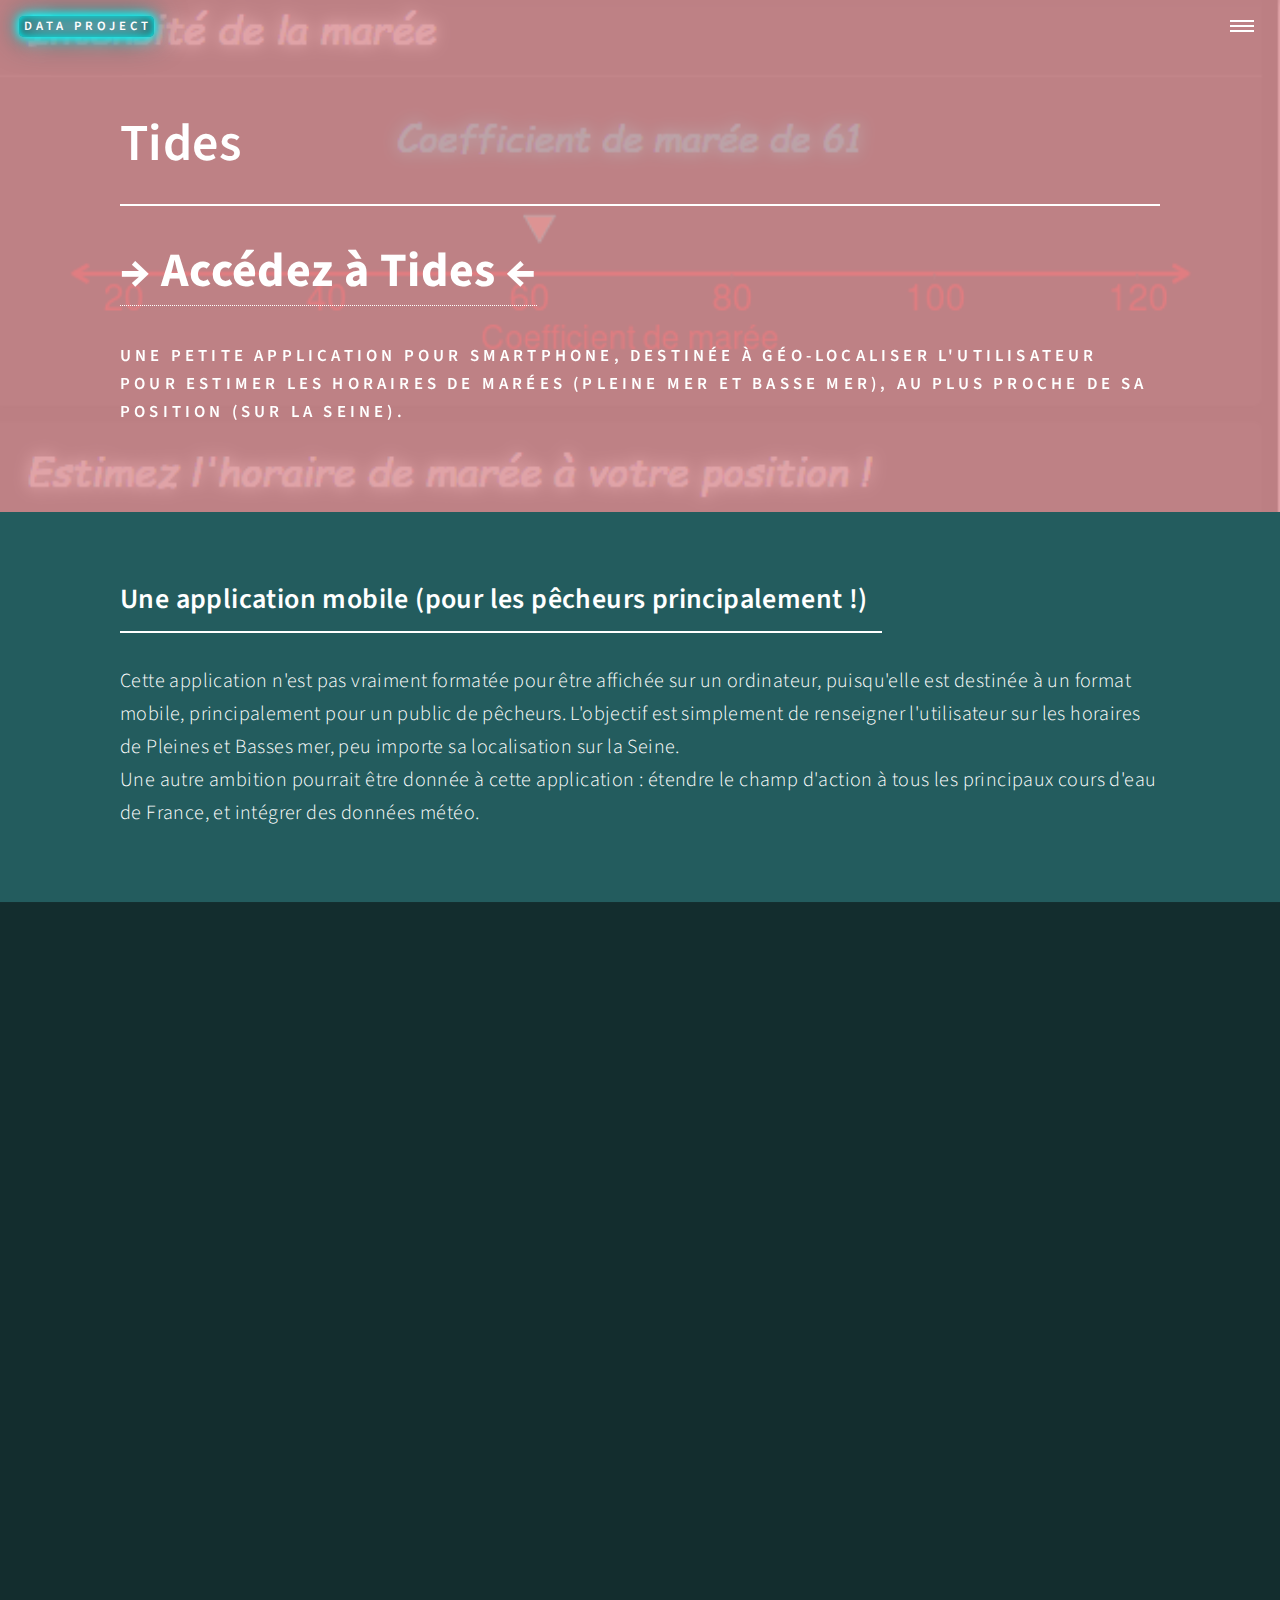
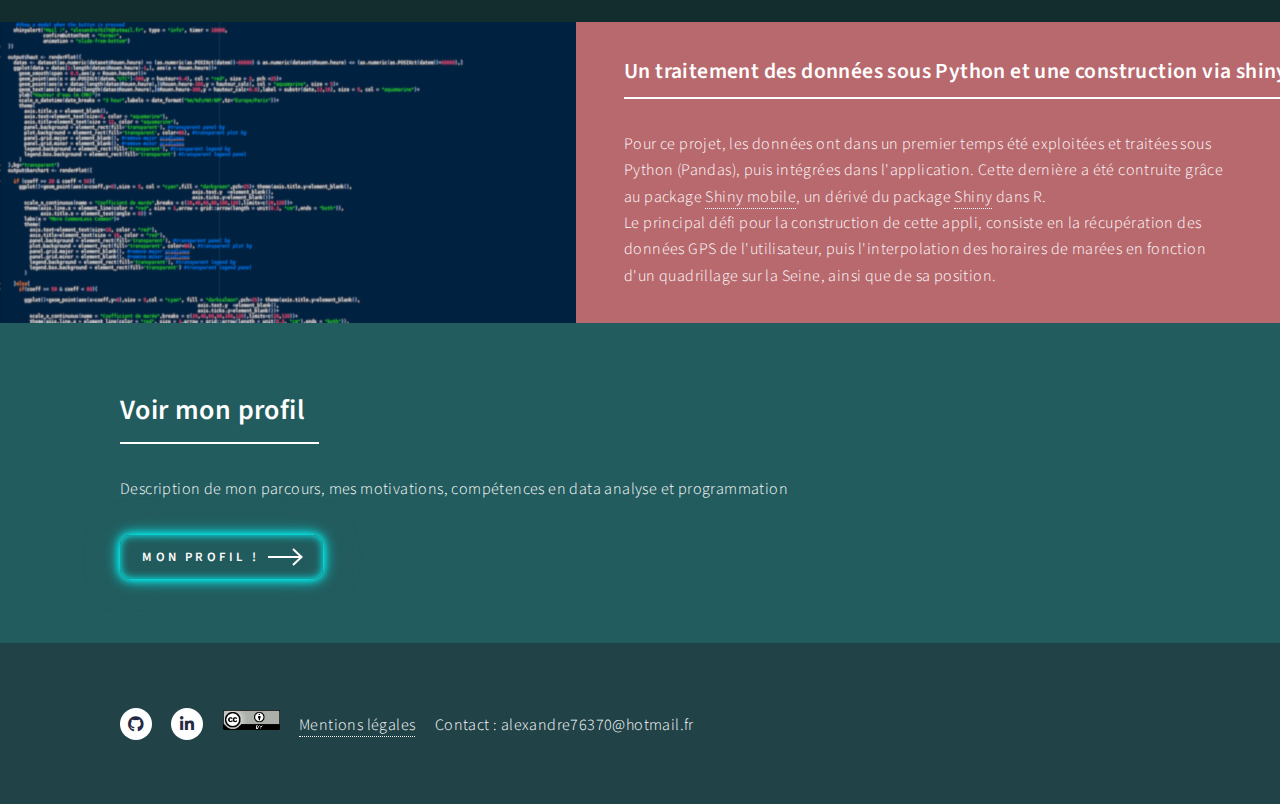
<file: tides.html>
<!DOCTYPE HTML>
<!--
	Forty by HTML5 UP
	html5up.net | @ajlkn
	Free for personal and commercial use under the CCA 3.0 license (html5up.net/license)
-->
<html>
	<head>
		<title>Tides</title>
		<meta charset="utf-8" />
		<meta name="viewport" content="width=device-width, initial-scale=1, user-scalable=no" />
		<link rel="stylesheet" href="assets/css/main.css" />
		<noscript><link rel="stylesheet" href="assets/css/noscript.css" /></noscript>
	</head>
	<body class="is-preload">

		<!-- Wrapper -->
			<div id="wrapper">

				<!-- Header -->
				<!-- Note: The "styleN" class below should match that of the banner element. -->
					<header id="header" class="alt style2">
						<a href="index.html" class="logo"><strong>DATA project</strong></a>
						<nav>
							<a href="#menu"></a>
						</nav>
					</header>

				<!-- Menu -->
					<nav id="menu">
						<ul class="links">
							<li><a href="index.html">Accueil</a></li>
							<li><a href="profil.html">Mon profil</a></li>
						</ul>

					</nav>

				<!-- Banner -->
				<!-- Note: The "styleN" class below should match that of the header element. -->
					<section id="banner" class="style3">
						<div class="inner">
							<span class="image">
								<img src="images/maree.png" alt="" />
							</span>
							<header class="major">
								<h1>Tides</h1>
								<a href = "https://devdeb.shinyapps.io/tides/" style="color:white;font-weight:bold;text-decoration: none; font-size: 3em;" class="link"  target=”_blank”>→ Accédez à Tides ←</a>
							</header>
							<div class="content" style="font-weight:bold;font-size:1.5em;color:white;">
								<p>Une petite application pour smartphone, destinée à géo-localiser l'utilisateur pour estimer les horaires de marées (Pleine mer et Basse mer),
									au plus proche de sa position (sur la Seine).
								</p>
							</div>
						</div>
					</section>

				<!-- Main -->
					<div id="main" style = "background-color: #242943;">

						<!-- One -->
							<section id="one" style="background-color:#235c5e;">
								<div class="inner">
									<header class="major">
										<h2>Une application mobile (pour les pêcheurs principalement !)</h2>
									</header>
									<p style = "font-size: 20px;">Cette application n'est pas vraiment formatée pour être affichée sur un ordinateur, puisqu'elle est destinée à un format mobile, principalement pour un public de pêcheurs.
										L'objectif est simplement de renseigner l'utilisateur sur les horaires de Pleines et Basses mer, peu importe sa localisation sur la Seine.<br>
										Une autre ambition pourrait être donnée à cette application : étendre le champ d'action à tous les principaux cours d'eau de France, et intégrer des données météo.
									</p>
								</div>
							</section>
							<div align = "center" style = "height: 80vh;background-color: #132d2e;">
							<iframe height="100%" width="60%" frameborder="no" src="https://devdeb.shinyapps.io/tides/"> </iframe>
							</div>
							<!-- Two -->
							<section id="two" class="spotlights">
								<section>
									<a href="" class="image">
										<img src="images/codemaree.png" style = "height:100%;" alt="" data-position="center center" />
									</a>
									<div class="content", style = "background-color: #b8696e;">
										<div class="inner">
											<header class="major">
												<h3>Un traitement des données sous Python et une construction via shiny mobile</h3>
											</header>
											<p>Pour ce projet, les données ont dans un premier temps été exploitées et traitées sous Python (Pandas), puis intégrées dans l'application. 
												Cette dernière a été contruite grâce au package <a href="https://rinterface.github.io/shinyMobile/" class="link"  target=”_blank”>Shiny mobile</a>, un dérivé du package <a href="https://shiny.rstudio.com/" class="link"  target=”_blank”>Shiny</a> dans R.<br>
											Le principal défi pour la construction de cette appli, consiste en la récupération des données GPS de l'utilisateur, puis l'interpolation des horaires de marées en fonction d'un quadrillage sur la Seine, ainsi que de sa position. </p>
										</div>
									</div>
								</section>
							</section>

					<!-- Two -->
					<section id="two" style="background-color:#235c5e ;">
						<div class="inner">
							<header class="major">
								<h2>Voir mon profil</h2>
							</header>
							<p>Description de mon parcours, mes motivations, compétences en data analyse et programmation</p>
							<ul class="actions">
								<li><a href="profil.html" class="button next">Mon profil !</a></li>
							</ul>
						</div>
					</section>

				<!-- Footer -->
					<footer id="footer" style="background-color:#214247;">
						<div class="inner">
							<ul class="icons">
								<li><a href="https://github.com/AlexDuvalAnalyst" class="icon brands alt fa-github" target=”_blank”><span class="label">GitHub</span></a></li>
								<li><a href="https://www.linkedin.com/in/alexandre-duval-6021711ba/" class="icon brands alt fa-linkedin-in" target=”_blank”><span class="label">LinkedIn</span></a></li>
								<li><img style = 'height:20px;' src="images/license-cc.png" alt="" /></li>
								<li><a href="mention.html">Mentions légales</a></li>
								<li>Contact : alexandre76370@hotmail.fr</li>
							</ul>

						</div>
					</footer>

			</div>

		<!-- Scripts -->
			<script src="assets/js/jquery.min.js"></script>
			<script src="assets/js/jquery.scrolly.min.js"></script>
			<script src="assets/js/jquery.scrollex.min.js"></script>
			<script src="assets/js/browser.min.js"></script>
			<script src="assets/js/breakpoints.min.js"></script>
			<script src="assets/js/util.js"></script>
			<script src="assets/js/main.js"></script>

	</body>
</html>
</file>
<file: assets/css/noscript.css>
/*
	Forty by HTML5 UP
	html5up.net | @ajlkn
	Free for personal and commercial use under the CCA 3.0 license (html5up.net/license)
*/

/* Banner */

	body.is-preload #banner:after {
		opacity: 0.85;
	}

	body.is-preload #banner > .inner {
		-moz-filter: none;
		-webkit-filter: none;
		-ms-filter: none;
		filter: none;
		-moz-transform: none;
		-webkit-transform: none;
		-ms-transform: none;
		transform: none;
		opacity: 1;
	}
</file>
<file: assets/css/main.css>
@import url(fontawesome-all.min.css);
@import url("https://fonts.googleapis.com/css?family=Source+Sans+Pro:300,300italic,600,600italic");

/*
	Forty by HTML5 UP
	html5up.net | @ajlkn
	Free for personal and commercial use under the CCA 3.0 license (html5up.net/license)
*/

html, body, div, span, applet, object,
iframe, h1, h2, h3, h4, h5, h6, p, blockquote,
pre, a, abbr, acronym, address, big, cite,
code, del, dfn, em, img, ins, kbd, q, s, samp,
small, strike, strong, sub, sup, tt, var, b,
u, i, center, dl, dt, dd, ol, ul, li, fieldset,
form, label, legend, table, caption, tbody,
tfoot, thead, tr, th, td, article, aside,
canvas, details, embed, figure, figcaption,
footer, header, hgroup, menu, nav, output, ruby,
section, summary, time, mark, audio, video {
	margin: 0;
	padding: 0;
	border: 0;
	font-size: 100%;
	font: inherit;
	vertical-align: baseline;}

article, aside, details, figcaption, figure,
footer, header, hgroup, menu, nav, section {
	display: block;}

body {
	line-height: 1;
}

ol, ul {
	list-style: none;
}

blockquote, q {
	quotes: none;
}

	blockquote:before, blockquote:after, q:before, q:after {
		content: '';
		content: none;
	}

table {
	border-collapse: collapse;
	border-spacing: 0;
}

body {
	-webkit-text-size-adjust: none;
}

mark {
	background-color: transparent;
	color: inherit;
}

input::-moz-focus-inner {
	border: 0;
	padding: 0;
}

input, select, textarea {
	-moz-appearance: none;
	-webkit-appearance: none;
	-ms-appearance: none;
	appearance: none;
}

/* Basic */

	@-ms-viewport {
		width: device-width;
	}

	body {
		-ms-overflow-style: scrollbar;
	}

	@media screen and (max-width: 480px) {

		html, body {
			min-width: 320px;
		}

	}

	html {
		box-sizing: border-box;
	}

	*, *:before, *:after {
		box-sizing: inherit;
	}

	body {
		background: #214247;
	}

		body.is-preload *, body.is-preload *:before, body.is-preload *:after {
			-moz-animation: none !important;
			-webkit-animation: none !important;
			-ms-animation: none !important;
			animation: none !important;
			-moz-transition: none !important;
			-webkit-transition: none !important;
			-ms-transition: none !important;
			transition: none !important;
		}

/* Type */

	body, input, select, textarea {
		color: #ffffff;
		font-family: "Source Sans Pro", Helvetica, sans-serif;
		font-size: 17pt;
		font-weight: 300;
		letter-spacing: 0.025em;
		line-height: 1.65;
	}

		@media screen and (max-width: 1680px) {

			body, input, select, textarea {
				font-size: 14pt;
			}

		}

		@media screen and (max-width: 1280px) {

			body, input, select, textarea {
				font-size: 12pt;
			}

		}

		@media screen and (max-width: 360px) {

			body, input, select, textarea {
				font-size: 11pt;
			}

		}

	a {
		-moz-transition: color 0.2s ease-in-out, border-bottom-color 0.2s ease-in-out;
		-webkit-transition: color 0.2s ease-in-out, border-bottom-color 0.2s ease-in-out;
		-ms-transition: color 0.2s ease-in-out, border-bottom-color 0.2s ease-in-out;
		transition: color 0.2s ease-in-out, border-bottom-color 0.2s ease-in-out;
		border-bottom: dotted 1px;
		color: inherit;
		text-decoration: none;
	}

		a:hover {
			border-bottom-color: transparent;
			color: #9bf1ff !important;
		}

		a:active {
			color: #53e3fb !important;
		}

	strong, b {
		color: #ffffff;
		font-weight: 600;
	}

	em, i {
		font-style: italic;
	}

	p {
		margin: 0 0 2em 0;
	}

	h1, h2, h3, h4, h5, h6 {
		color: #ffffff;
		font-weight: 600;
		line-height: 1.65;
		margin: 0 0 1em 0;
	}

		h1 a, h2 a, h3 a, h4 a, h5 a, h6 a {
			color: inherit;
			border-bottom: 0;
		}

	h1 {
		font-size: 2.5em;
	}

	h2 {
		font-size: 1.75em;
	}

	h3 {
		font-size: 1.35em;
	}

	h4 {
		font-size: 1.1em;
	}

	h5 {
		font-size: 0.9em;
	}

	h6 {
		font-size: 0.7em;
	}

	@media screen and (max-width: 736px) {

		h1 {
			font-size: 2em;
		}

		h2 {
			font-size: 1.5em;
		}

		h3 {
			font-size: 1.25em;
		}

	}

	sub {
		font-size: 0.8em;
		position: relative;
		top: 0.5em;
	}

	sup {
		font-size: 0.8em;
		position: relative;
		top: -0.5em;
	}

	blockquote {
		border-left: solid 4px rgba(212, 212, 255, 0.1);
		font-style: italic;
		margin: 0 0 2em 0;
		padding: 0.5em 0 0.5em 2em;
	}

	code {
		background: rgba(212, 212, 255, 0.035);
		font-family: "Courier New", monospace;
		font-size: 0.9em;
		margin: 0 0.25em;
		padding: 0.25em 0.65em;
	}

	pre {
		-webkit-overflow-scrolling: touch;
		font-family: "Courier New", monospace;
		font-size: 0.9em;
		margin: 0 0 2em 0;
	}

		pre code {
			display: block;
			line-height: 1.75;
			padding: 1em 1.5em;
			overflow-x: auto;
		}

	hr {
		border: 0;
		border-bottom: solid 1px rgba(212, 212, 255, 0.1);
		margin: 2em 0;
	}

		hr.major {
			margin: 3em 0;
		}

	.align-left {
		text-align: left;
	}

	.align-center {
		text-align: center;
	}

	.align-right {
		text-align: right;
	}

/* Row */

	.row {
		display: flex;
		flex-wrap: wrap;
		box-sizing: border-box;
		align-items: stretch;
	}

		.row > * {
			box-sizing: border-box;
		}

		.row.gtr-uniform > * > :last-child {
			margin-bottom: 0;
		}

		.row.aln-left {
			justify-content: flex-start;
		}

		.row.aln-center {
			justify-content: center;
		}

		.row.aln-right {
			justify-content: flex-end;
		}

		.row.aln-top {
			align-items: flex-start;
		}

		.row.aln-middle {
			align-items: center;
		}

		.row.aln-bottom {
			align-items: flex-end;
		}

		.row > .imp {
			order: -1;
		}

		.row > .col-1 {
			width: 8.33333%;
		}

		.row > .off-1 {
			margin-left: 8.33333%;
		}

		.row > .col-2 {
			width: 16.66667%;
		}

		.row > .off-2 {
			margin-left: 16.66667%;
		}

		.row > .col-3 {
			width: 25%;
		}

		.row > .off-3 {
			margin-left: 25%;
		}

		.row > .col-4 {
			width: 33.33333%;
		}

		.row > .off-4 {
			margin-left: 33.33333%;
		}

		.row > .col-5 {
			width: 41.66667%;
		}

		.row > .off-5 {
			margin-left: 41.66667%;
		}

		.row > .col-6 {
			width: 50%;
		}

		.row > .off-6 {
			margin-left: 50%;
		}

		.row > .col-7 {
			width: 58.33333%;
		}

		.row > .off-7 {
			margin-left: 58.33333%;
		}

		.row > .col-8 {
			width: 66.66667%;
		}

		.row > .off-8 {
			margin-left: 66.66667%;
		}

		.row > .col-9 {
			width: 75%;
		}

		.row > .off-9 {
			margin-left: 75%;
		}

		.row > .col-10 {
			width: 83.33333%;
		}

		.row > .off-10 {
			margin-left: 83.33333%;
		}

		.row > .col-11 {
			width: 91.66667%;
		}

		.row > .off-11 {
			margin-left: 91.66667%;
		}

		.row > .col-12 {
			width: 100%;
		}

		.row > .off-12 {
			margin-left: 100%;
		}

		.row.gtr-0 {
			margin-top: 0;
			margin-left: 0em;
		}

			.row.gtr-0 > * {
				padding: 0 0 0 0em;
			}

			.row.gtr-0.gtr-uniform {
				margin-top: 0em;
			}

				.row.gtr-0.gtr-uniform > * {
					padding-top: 0em;
				}

		.row.gtr-25 {
			margin-top: 0;
			margin-left: -0.5em;
		}

			.row.gtr-25 > * {
				padding: 0 0 0 0.5em;
			}

			.row.gtr-25.gtr-uniform {
				margin-top: -0.5em;
			}

				.row.gtr-25.gtr-uniform > * {
					padding-top: 0.5em;
				}

		.row.gtr-50 {
			margin-top: 0;
			margin-left: -1em;
		}

			.row.gtr-50 > * {
				padding: 0 0 0 1em;
			}

			.row.gtr-50.gtr-uniform {
				margin-top: -1em;
			}

				.row.gtr-50.gtr-uniform > * {
					padding-top: 1em;
				}

		.row {
			margin-top: 0;
			margin-left: -2em;
		}

			.row > * {
				padding: 0 0 0 2em;
			}

			.row.gtr-uniform {
				margin-top: -2em;
			}

				.row.gtr-uniform > * {
					padding-top: 2em;
				}

		.row.gtr-150 {
			margin-top: 0;
			margin-left: -3em;
		}

			.row.gtr-150 > * {
				padding: 0 0 0 3em;
			}

			.row.gtr-150.gtr-uniform {
				margin-top: -3em;
			}

				.row.gtr-150.gtr-uniform > * {
					padding-top: 3em;
				}

		.row.gtr-200 {
			margin-top: 0;
			margin-left: -4em;
		}

			.row.gtr-200 > * {
				padding: 0 0 0 4em;
			}

			.row.gtr-200.gtr-uniform {
				margin-top: -4em;
			}

				.row.gtr-200.gtr-uniform > * {
					padding-top: 4em;
				}

		@media screen and (max-width: 1680px) {

			.row {
				display: flex;
				flex-wrap: wrap;
				box-sizing: border-box;
				align-items: stretch;
			}

				.row > * {
					box-sizing: border-box;
				}

				.row.gtr-uniform > * > :last-child {
					margin-bottom: 0;
				}

				.row.aln-left {
					justify-content: flex-start;
				}

				.row.aln-center {
					justify-content: center;
				}

				.row.aln-right {
					justify-content: flex-end;
				}

				.row.aln-top {
					align-items: flex-start;
				}

				.row.aln-middle {
					align-items: center;
				}

				.row.aln-bottom {
					align-items: flex-end;
				}

				.row > .imp-xlarge {
					order: -1;
				}

				.row > .col-1-xlarge {
					width: 8.33333%;
				}

				.row > .off-1-xlarge {
					margin-left: 8.33333%;
				}

				.row > .col-2-xlarge {
					width: 16.66667%;
				}

				.row > .off-2-xlarge {
					margin-left: 16.66667%;
				}

				.row > .col-3-xlarge {
					width: 25%;
				}

				.row > .off-3-xlarge {
					margin-left: 25%;
				}

				.row > .col-4-xlarge {
					width: 33.33333%;
				}

				.row > .off-4-xlarge {
					margin-left: 33.33333%;
				}

				.row > .col-5-xlarge {
					width: 41.66667%;
				}

				.row > .off-5-xlarge {
					margin-left: 41.66667%;
				}

				.row > .col-6-xlarge {
					width: 50%;
				}

				.row > .off-6-xlarge {
					margin-left: 50%;
				}

				.row > .col-7-xlarge {
					width: 58.33333%;
				}

				.row > .off-7-xlarge {
					margin-left: 58.33333%;
				}

				.row > .col-8-xlarge {
					width: 66.66667%;
				}

				.row > .off-8-xlarge {
					margin-left: 66.66667%;
				}

				.row > .col-9-xlarge {
					width: 75%;
				}

				.row > .off-9-xlarge {
					margin-left: 75%;
				}

				.row > .col-10-xlarge {
					width: 83.33333%;
				}

				.row > .off-10-xlarge {
					margin-left: 83.33333%;
				}

				.row > .col-11-xlarge {
					width: 91.66667%;
				}

				.row > .off-11-xlarge {
					margin-left: 91.66667%;
				}

				.row > .col-12-xlarge {
					width: 100%;
				}

				.row > .off-12-xlarge {
					margin-left: 100%;
				}

				.row.gtr-0 {
					margin-top: 0;
					margin-left: 0em;
				}

					.row.gtr-0 > * {
						padding: 0 0 0 0em;
					}

					.row.gtr-0.gtr-uniform {
						margin-top: 0em;
					}

						.row.gtr-0.gtr-uniform > * {
							padding-top: 0em;
						}

				.row.gtr-25 {
					margin-top: 0;
					margin-left: -0.5em;
				}

					.row.gtr-25 > * {
						padding: 0 0 0 0.5em;
					}

					.row.gtr-25.gtr-uniform {
						margin-top: -0.5em;
					}

						.row.gtr-25.gtr-uniform > * {
							padding-top: 0.5em;
						}

				.row.gtr-50 {
					margin-top: 0;
					margin-left: -1em;
				}

					.row.gtr-50 > * {
						padding: 0 0 0 1em;
					}

					.row.gtr-50.gtr-uniform {
						margin-top: -1em;
					}

						.row.gtr-50.gtr-uniform > * {
							padding-top: 1em;
						}

				.row {
					margin-top: 0;
					margin-left: -2em;
				}

					.row > * {
						padding: 0 0 0 2em;
					}

					.row.gtr-uniform {
						margin-top: -2em;
					}

						.row.gtr-uniform > * {
							padding-top: 2em;
						}

				.row.gtr-150 {
					margin-top: 0;
					margin-left: -3em;
				}

					.row.gtr-150 > * {
						padding: 0 0 0 3em;
					}

					.row.gtr-150.gtr-uniform {
						margin-top: -3em;
					}

						.row.gtr-150.gtr-uniform > * {
							padding-top: 3em;
						}

				.row.gtr-200 {
					margin-top: 0;
					margin-left: -4em;
				}

					.row.gtr-200 > * {
						padding: 0 0 0 4em;
					}

					.row.gtr-200.gtr-uniform {
						margin-top: -4em;
					}

						.row.gtr-200.gtr-uniform > * {
							padding-top: 4em;
						}

		}

		@media screen and (max-width: 1280px) {

			.row {
				display: flex;
				flex-wrap: wrap;
				box-sizing: border-box;
				align-items: stretch;
			}

				.row > * {
					box-sizing: border-box;
				}

				.row.gtr-uniform > * > :last-child {
					margin-bottom: 0;
				}

				.row.aln-left {
					justify-content: flex-start;
				}

				.row.aln-center {
					justify-content: center;
				}

				.row.aln-right {
					justify-content: flex-end;
				}

				.row.aln-top {
					align-items: flex-start;
				}

				.row.aln-middle {
					align-items: center;
				}

				.row.aln-bottom {
					align-items: flex-end;
				}

				.row > .imp-large {
					order: -1;
				}

				.row > .col-1-large {
					width: 8.33333%;
				}

				.row > .off-1-large {
					margin-left: 8.33333%;
				}

				.row > .col-2-large {
					width: 16.66667%;
				}

				.row > .off-2-large {
					margin-left: 16.66667%;
				}

				.row > .col-3-large {
					width: 25%;
				}

				.row > .off-3-large {
					margin-left: 25%;
				}

				.row > .col-4-large {
					width: 33.33333%;
				}

				.row > .off-4-large {
					margin-left: 33.33333%;
				}

				.row > .col-5-large {
					width: 41.66667%;
				}

				.row > .off-5-large {
					margin-left: 41.66667%;
				}

				.row > .col-6-large {
					width: 50%;
				}

				.row > .off-6-large {
					margin-left: 50%;
				}

				.row > .col-7-large {
					width: 58.33333%;
				}

				.row > .off-7-large {
					margin-left: 58.33333%;
				}

				.row > .col-8-large {
					width: 66.66667%;
				}

				.row > .off-8-large {
					margin-left: 66.66667%;
				}

				.row > .col-9-large {
					width: 75%;
				}

				.row > .off-9-large {
					margin-left: 75%;
				}

				.row > .col-10-large {
					width: 83.33333%;
				}

				.row > .off-10-large {
					margin-left: 83.33333%;
				}

				.row > .col-11-large {
					width: 91.66667%;
				}

				.row > .off-11-large {
					margin-left: 91.66667%;
				}

				.row > .col-12-large {
					width: 100%;
				}

				.row > .off-12-large {
					margin-left: 100%;
				}

				.row.gtr-0 {
					margin-top: 0;
					margin-left: 0em;
				}

					.row.gtr-0 > * {
						padding: 0 0 0 0em;
					}

					.row.gtr-0.gtr-uniform {
						margin-top: 0em;
					}

						.row.gtr-0.gtr-uniform > * {
							padding-top: 0em;
						}

				.row.gtr-25 {
					margin-top: 0;
					margin-left: -0.375em;
				}

					.row.gtr-25 > * {
						padding: 0 0 0 0.375em;
					}

					.row.gtr-25.gtr-uniform {
						margin-top: -0.375em;
					}

						.row.gtr-25.gtr-uniform > * {
							padding-top: 0.375em;
						}

				.row.gtr-50 {
					margin-top: 0;
					margin-left: -0.75em;
				}

					.row.gtr-50 > * {
						padding: 0 0 0 0.75em;
					}

					.row.gtr-50.gtr-uniform {
						margin-top: -0.75em;
					}

						.row.gtr-50.gtr-uniform > * {
							padding-top: 0.75em;
						}

				.row {
					margin-top: 0;
					margin-left: -1.5em;
				}

					.row > * {
						padding: 0 0 0 1.5em;
					}

					.row.gtr-uniform {
						margin-top: -1.5em;
					}

						.row.gtr-uniform > * {
							padding-top: 1.5em;
						}

				.row.gtr-150 {
					margin-top: 0;
					margin-left: -2.25em;
				}

					.row.gtr-150 > * {
						padding: 0 0 0 2.25em;
					}

					.row.gtr-150.gtr-uniform {
						margin-top: -2.25em;
					}

						.row.gtr-150.gtr-uniform > * {
							padding-top: 2.25em;
						}

				.row.gtr-200 {
					margin-top: 0;
					margin-left: -3em;
				}

					.row.gtr-200 > * {
						padding: 0 0 0 3em;
					}

					.row.gtr-200.gtr-uniform {
						margin-top: -3em;
					}

						.row.gtr-200.gtr-uniform > * {
							padding-top: 3em;
						}

		}

		@media screen and (max-width: 980px) {

			.row {
				display: flex;
				flex-wrap: wrap;
				box-sizing: border-box;
				align-items: stretch;
			}

				.row > * {
					box-sizing: border-box;
				}

				.row.gtr-uniform > * > :last-child {
					margin-bottom: 0;
				}

				.row.aln-left {
					justify-content: flex-start;
				}

				.row.aln-center {
					justify-content: center;
				}

				.row.aln-right {
					justify-content: flex-end;
				}

				.row.aln-top {
					align-items: flex-start;
				}

				.row.aln-middle {
					align-items: center;
				}

				.row.aln-bottom {
					align-items: flex-end;
				}

				.row > .imp-medium {
					order: -1;
				}

				.row > .col-1-medium {
					width: 8.33333%;
				}

				.row > .off-1-medium {
					margin-left: 8.33333%;
				}

				.row > .col-2-medium {
					width: 16.66667%;
				}

				.row > .off-2-medium {
					margin-left: 16.66667%;
				}

				.row > .col-3-medium {
					width: 25%;
				}

				.row > .off-3-medium {
					margin-left: 25%;
				}

				.row > .col-4-medium {
					width: 33.33333%;
				}

				.row > .off-4-medium {
					margin-left: 33.33333%;
				}

				.row > .col-5-medium {
					width: 41.66667%;
				}

				.row > .off-5-medium {
					margin-left: 41.66667%;
				}

				.row > .col-6-medium {
					width: 50%;
				}

				.row > .off-6-medium {
					margin-left: 50%;
				}

				.row > .col-7-medium {
					width: 58.33333%;
				}

				.row > .off-7-medium {
					margin-left: 58.33333%;
				}

				.row > .col-8-medium {
					width: 66.66667%;
				}

				.row > .off-8-medium {
					margin-left: 66.66667%;
				}

				.row > .col-9-medium {
					width: 75%;
				}

				.row > .off-9-medium {
					margin-left: 75%;
				}

				.row > .col-10-medium {
					width: 83.33333%;
				}

				.row > .off-10-medium {
					margin-left: 83.33333%;
				}

				.row > .col-11-medium {
					width: 91.66667%;
				}

				.row > .off-11-medium {
					margin-left: 91.66667%;
				}

				.row > .col-12-medium {
					width: 100%;
				}

				.row > .off-12-medium {
					margin-left: 100%;
				}

				.row.gtr-0 {
					margin-top: 0;
					margin-left: 0em;
				}

					.row.gtr-0 > * {
						padding: 0 0 0 0em;
					}

					.row.gtr-0.gtr-uniform {
						margin-top: 0em;
					}

						.row.gtr-0.gtr-uniform > * {
							padding-top: 0em;
						}

				.row.gtr-25 {
					margin-top: 0;
					margin-left: -0.375em;
				}

					.row.gtr-25 > * {
						padding: 0 0 0 0.375em;
					}

					.row.gtr-25.gtr-uniform {
						margin-top: -0.375em;
					}

						.row.gtr-25.gtr-uniform > * {
							padding-top: 0.375em;
						}

				.row.gtr-50 {
					margin-top: 0;
					margin-left: -0.75em;
				}

					.row.gtr-50 > * {
						padding: 0 0 0 0.75em;
					}

					.row.gtr-50.gtr-uniform {
						margin-top: -0.75em;
					}

						.row.gtr-50.gtr-uniform > * {
							padding-top: 0.75em;
						}

				.row {
					margin-top: 0;
					margin-left: -1.5em;
				}

					.row > * {
						padding: 0 0 0 1.5em;
					}

					.row.gtr-uniform {
						margin-top: -1.5em;
					}

						.row.gtr-uniform > * {
							padding-top: 1.5em;
						}

				.row.gtr-150 {
					margin-top: 0;
					margin-left: -2.25em;
				}

					.row.gtr-150 > * {
						padding: 0 0 0 2.25em;
					}

					.row.gtr-150.gtr-uniform {
						margin-top: -2.25em;
					}

						.row.gtr-150.gtr-uniform > * {
							padding-top: 2.25em;
						}

				.row.gtr-200 {
					margin-top: 0;
					margin-left: -3em;
				}

					.row.gtr-200 > * {
						padding: 0 0 0 3em;
					}

					.row.gtr-200.gtr-uniform {
						margin-top: -3em;
					}

						.row.gtr-200.gtr-uniform > * {
							padding-top: 3em;
						}

		}

		@media screen and (max-width: 736px) {

			.row {
				display: flex;
				flex-wrap: wrap;
				box-sizing: border-box;
				align-items: stretch;
			}

				.row > * {
					box-sizing: border-box;
				}

				.row.gtr-uniform > * > :last-child {
					margin-bottom: 0;
				}

				.row.aln-left {
					justify-content: flex-start;
				}

				.row.aln-center {
					justify-content: center;
				}

				.row.aln-right {
					justify-content: flex-end;
				}

				.row.aln-top {
					align-items: flex-start;
				}

				.row.aln-middle {
					align-items: center;
				}

				.row.aln-bottom {
					align-items: flex-end;
				}

				.row > .imp-small {
					order: -1;
				}

				.row > .col-1-small {
					width: 8.33333%;
				}

				.row > .off-1-small {
					margin-left: 8.33333%;
				}

				.row > .col-2-small {
					width: 16.66667%;
				}

				.row > .off-2-small {
					margin-left: 16.66667%;
				}

				.row > .col-3-small {
					width: 25%;
				}

				.row > .off-3-small {
					margin-left: 25%;
				}

				.row > .col-4-small {
					width: 33.33333%;
				}

				.row > .off-4-small {
					margin-left: 33.33333%;
				}

				.row > .col-5-small {
					width: 41.66667%;
				}

				.row > .off-5-small {
					margin-left: 41.66667%;
				}

				.row > .col-6-small {
					width: 50%;
				}

				.row > .off-6-small {
					margin-left: 50%;
				}

				.row > .col-7-small {
					width: 58.33333%;
				}

				.row > .off-7-small {
					margin-left: 58.33333%;
				}

				.row > .col-8-small {
					width: 66.66667%;
				}

				.row > .off-8-small {
					margin-left: 66.66667%;
				}

				.row > .col-9-small {
					width: 75%;
				}

				.row > .off-9-small {
					margin-left: 75%;
				}

				.row > .col-10-small {
					width: 83.33333%;
				}

				.row > .off-10-small {
					margin-left: 83.33333%;
				}

				.row > .col-11-small {
					width: 91.66667%;
				}

				.row > .off-11-small {
					margin-left: 91.66667%;
				}

				.row > .col-12-small {
					width: 100%;
				}

				.row > .off-12-small {
					margin-left: 100%;
				}

				.row.gtr-0 {
					margin-top: 0;
					margin-left: 0em;
				}

					.row.gtr-0 > * {
						padding: 0 0 0 0em;
					}

					.row.gtr-0.gtr-uniform {
						margin-top: 0em;
					}

						.row.gtr-0.gtr-uniform > * {
							padding-top: 0em;
						}

				.row.gtr-25 {
					margin-top: 0;
					margin-left: -0.3125em;
				}

					.row.gtr-25 > * {
						padding: 0 0 0 0.3125em;
					}

					.row.gtr-25.gtr-uniform {
						margin-top: -0.3125em;
					}

						.row.gtr-25.gtr-uniform > * {
							padding-top: 0.3125em;
						}

				.row.gtr-50 {
					margin-top: 0;
					margin-left: -0.625em;
				}

					.row.gtr-50 > * {
						padding: 0 0 0 0.625em;
					}

					.row.gtr-50.gtr-uniform {
						margin-top: -0.625em;
					}

						.row.gtr-50.gtr-uniform > * {
							padding-top: 0.625em;
						}

				.row {
					margin-top: 0;
					margin-left: -1.25em;
				}

					.row > * {
						padding: 0 0 0 1.25em;
					}

					.row.gtr-uniform {
						margin-top: -1.25em;
					}

						.row.gtr-uniform > * {
							padding-top: 1.25em;
						}

				.row.gtr-150 {
					margin-top: 0;
					margin-left: -1.875em;
				}

					.row.gtr-150 > * {
						padding: 0 0 0 1.875em;
					}

					.row.gtr-150.gtr-uniform {
						margin-top: -1.875em;
					}

						.row.gtr-150.gtr-uniform > * {
							padding-top: 1.875em;
						}

				.row.gtr-200 {
					margin-top: 0;
					margin-left: -2.5em;
				}

					.row.gtr-200 > * {
						padding: 0 0 0 2.5em;
					}

					.row.gtr-200.gtr-uniform {
						margin-top: -2.5em;
					}

						.row.gtr-200.gtr-uniform > * {
							padding-top: 2.5em;
						}

		}

		@media screen and (max-width: 480px) {

			.row {
				display: flex;
				flex-wrap: wrap;
				box-sizing: border-box;
				align-items: stretch;
			}

				.row > * {
					box-sizing: border-box;
				}

				.row.gtr-uniform > * > :last-child {
					margin-bottom: 0;
				}

				.row.aln-left {
					justify-content: flex-start;
				}

				.row.aln-center {
					justify-content: center;
				}

				.row.aln-right {
					justify-content: flex-end;
				}

				.row.aln-top {
					align-items: flex-start;
				}

				.row.aln-middle {
					align-items: center;
				}

				.row.aln-bottom {
					align-items: flex-end;
				}

				.row > .imp-xsmall {
					order: -1;
				}

				.row > .col-1-xsmall {
					width: 8.33333%;
				}

				.row > .off-1-xsmall {
					margin-left: 8.33333%;
				}

				.row > .col-2-xsmall {
					width: 16.66667%;
				}

				.row > .off-2-xsmall {
					margin-left: 16.66667%;
				}

				.row > .col-3-xsmall {
					width: 25%;
				}

				.row > .off-3-xsmall {
					margin-left: 25%;
				}

				.row > .col-4-xsmall {
					width: 33.33333%;
				}

				.row > .off-4-xsmall {
					margin-left: 33.33333%;
				}

				.row > .col-5-xsmall {
					width: 41.66667%;
				}

				.row > .off-5-xsmall {
					margin-left: 41.66667%;
				}

				.row > .col-6-xsmall {
					width: 50%;
				}

				.row > .off-6-xsmall {
					margin-left: 50%;
				}

				.row > .col-7-xsmall {
					width: 58.33333%;
				}

				.row > .off-7-xsmall {
					margin-left: 58.33333%;
				}

				.row > .col-8-xsmall {
					width: 66.66667%;
				}

				.row > .off-8-xsmall {
					margin-left: 66.66667%;
				}

				.row > .col-9-xsmall {
					width: 75%;
				}

				.row > .off-9-xsmall {
					margin-left: 75%;
				}

				.row > .col-10-xsmall {
					width: 83.33333%;
				}

				.row > .off-10-xsmall {
					margin-left: 83.33333%;
				}

				.row > .col-11-xsmall {
					width: 91.66667%;
				}

				.row > .off-11-xsmall {
					margin-left: 91.66667%;
				}

				.row > .col-12-xsmall {
					width: 100%;
				}

				.row > .off-12-xsmall {
					margin-left: 100%;
				}

				.row.gtr-0 {
					margin-top: 0;
					margin-left: 0em;
				}

					.row.gtr-0 > * {
						padding: 0 0 0 0em;
					}

					.row.gtr-0.gtr-uniform {
						margin-top: 0em;
					}

						.row.gtr-0.gtr-uniform > * {
							padding-top: 0em;
						}

				.row.gtr-25 {
					margin-top: 0;
					margin-left: -0.3125em;
				}

					.row.gtr-25 > * {
						padding: 0 0 0 0.3125em;
					}

					.row.gtr-25.gtr-uniform {
						margin-top: -0.3125em;
					}

						.row.gtr-25.gtr-uniform > * {
							padding-top: 0.3125em;
						}

				.row.gtr-50 {
					margin-top: 0;
					margin-left: -0.625em;
				}

					.row.gtr-50 > * {
						padding: 0 0 0 0.625em;
					}

					.row.gtr-50.gtr-uniform {
						margin-top: -0.625em;
					}

						.row.gtr-50.gtr-uniform > * {
							padding-top: 0.625em;
						}

				.row {
					margin-top: 0;
					margin-left: -1.25em;
				}

					.row > * {
						padding: 0 0 0 1.25em;
					}

					.row.gtr-uniform {
						margin-top: -1.25em;
					}

						.row.gtr-uniform > * {
							padding-top: 1.25em;
						}

				.row.gtr-150 {
					margin-top: 0;
					margin-left: -1.875em;
				}

					.row.gtr-150 > * {
						padding: 0 0 0 1.875em;
					}

					.row.gtr-150.gtr-uniform {
						margin-top: -1.875em;
					}

						.row.gtr-150.gtr-uniform > * {
							padding-top: 1.875em;
						}

				.row.gtr-200 {
					margin-top: 0;
					margin-left: -2.5em;
				}

					.row.gtr-200 > * {
						padding: 0 0 0 2.5em;
					}

					.row.gtr-200.gtr-uniform {
						margin-top: -2.5em;
					}

						.row.gtr-200.gtr-uniform > * {
							padding-top: 2.5em;
						}

		}

/* Section/Article */

	section.special, article.special {
		text-align: center;
	}

	header.major {
		width: -moz-max-content;
		width: -webkit-max-content;
		width: -ms-max-content;
		width: max-content;
		margin-bottom: 2em;
	}

		header.major > :first-child {
			margin-bottom: 0;
			width: calc(100% + 0.5em);
		}

			header.major > :first-child:after {
				content: '';
				background-color: #ffffff;
				display: block;
				height: 2px;
				margin: 0.325em 0 0.5em 0;
				width: 100%;
			}

		header.major > p {
			font-size: 0.7em;
			font-weight: 600;
			letter-spacing: 0.25em;
			margin-bottom: 0;
			text-transform: uppercase;
		}

		body.is-ie header.major > :first-child:after {
			max-width: 9em;
		}

		body.is-ie header.major > h1:after {
			max-width: 100% !important;
		}

	@media screen and (max-width: 736px) {

		header.major > p br {
			display: none;
		}

	}

/* Form */

	form {
		margin: 0 0 2em 0;
	}

		form > :last-child {
			margin-bottom: 0;
		}

		form > .fields {
			display: -moz-flex;
			display: -webkit-flex;
			display: -ms-flex;
			display: flex;
			-moz-flex-wrap: wrap;
			-webkit-flex-wrap: wrap;
			-ms-flex-wrap: wrap;
			flex-wrap: wrap;
			width: calc(100% + 3em);
			margin: -1.5em 0 2em -1.5em;
		}

			form > .fields > .field {
				-moz-flex-grow: 0;
				-webkit-flex-grow: 0;
				-ms-flex-grow: 0;
				flex-grow: 0;
				-moz-flex-shrink: 0;
				-webkit-flex-shrink: 0;
				-ms-flex-shrink: 0;
				flex-shrink: 0;
				padding: 1.5em 0 0 1.5em;
				width: calc(100% - 1.5em);
			}

				form > .fields > .field.half {
					width: calc(50% - 0.75em);
				}

				form > .fields > .field.third {
					width: calc(100%/3 - 0.5em);
				}

				form > .fields > .field.quarter {
					width: calc(25% - 0.375em);
				}

		@media screen and (max-width: 480px) {

			form > .fields {
				width: calc(100% + 3em);
				margin: -1.5em 0 2em -1.5em;
			}

				form > .fields > .field {
					padding: 1.5em 0 0 1.5em;
					width: calc(100% - 1.5em);
				}

					form > .fields > .field.half {
						width: calc(100% - 1.5em);
					}

					form > .fields > .field.third {
						width: calc(100% - 1.5em);
					}

					form > .fields > .field.quarter {
						width: calc(100% - 1.5em);
					}

		}

	label {
		color: #ffffff;
		display: block;
		font-size: 0.8em;
		font-weight: 600;
		letter-spacing: 0.25em;
		margin: 0 0 1em 0;
		text-transform: uppercase;
	}

	input[type="text"],
	input[type="password"],
	input[type="email"],
	input[type="tel"],
	input[type="search"],
	input[type="url"],
	select,
	textarea {
		-moz-appearance: none;
		-webkit-appearance: none;
		-ms-appearance: none;
		appearance: none;
		background: rgba(212, 212, 255, 0.035);
		border: none;
		border-radius: 0;
		color: inherit;
		display: block;
		outline: 0;
		padding: 0 1em;
		text-decoration: none;
		width: 100%;
	}

		input[type="text"]:invalid,
		input[type="password"]:invalid,
		input[type="email"]:invalid,
		input[type="tel"]:invalid,
		input[type="search"]:invalid,
		input[type="url"]:invalid,
		select:invalid,
		textarea:invalid {
			box-shadow: none;
		}

		input[type="text"]:focus,
		input[type="password"]:focus,
		input[type="email"]:focus,
		input[type="tel"]:focus,
		input[type="search"]:focus,
		input[type="url"]:focus,
		select:focus,
		textarea:focus {
			border-color: #9bf1ff;
			box-shadow: 0 0 0 2px #9bf1ff;
		}

	select {
		background-image: url("data:image/svg+xml;charset=utf8,%3Csvg xmlns='http://www.w3.org/2000/svg' width='40' height='40' preserveAspectRatio='none' viewBox='0 0 40 40'%3E%3Cpath d='M9.4,12.3l10.4,10.4l10.4-10.4c0.2-0.2,0.5-0.4,0.9-0.4c0.3,0,0.6,0.1,0.9,0.4l3.3,3.3c0.2,0.2,0.4,0.5,0.4,0.9 c0,0.4-0.1,0.6-0.4,0.9L20.7,31.9c-0.2,0.2-0.5,0.4-0.9,0.4c-0.3,0-0.6-0.1-0.9-0.4L4.3,17.3c-0.2-0.2-0.4-0.5-0.4-0.9 c0-0.4,0.1-0.6,0.4-0.9l3.3-3.3c0.2-0.2,0.5-0.4,0.9-0.4S9.1,12.1,9.4,12.3z' fill='rgba(212, 212, 255, 0.1)' /%3E%3C/svg%3E");
		background-size: 1.25rem;
		background-repeat: no-repeat;
		background-position: calc(100% - 1rem) center;
		height: 2.75em;
		padding-right: 2.75em;
		text-overflow: ellipsis;
	}

		select option {
			color: #ffffff;
			background: #242943;
		}

		select:focus::-ms-value {
			background-color: transparent;
		}

		select::-ms-expand {
			display: none;
		}

	input[type="text"],
	input[type="password"],
	input[type="email"],
	input[type="tel"],
	input[type="search"],
	input[type="url"],
	select {
		height: 2.75em;
	}

	textarea {
		padding: 0.75em 1em;
	}

	input[type="checkbox"],
	input[type="radio"] {
		-moz-appearance: none;
		-webkit-appearance: none;
		-ms-appearance: none;
		appearance: none;
		display: block;
		float: left;
		margin-right: -2em;
		opacity: 0;
		width: 1em;
		z-index: -1;
	}

		input[type="checkbox"] + label,
		input[type="radio"] + label {
			text-decoration: none;
			color: #ffffff;
			cursor: pointer;
			display: inline-block;
			font-weight: 300;
			padding-left: 2.65em;
			padding-right: 0.75em;
			position: relative;
		}

			input[type="checkbox"] + label:before,
			input[type="radio"] + label:before {
				-moz-osx-font-smoothing: grayscale;
				-webkit-font-smoothing: antialiased;
				display: inline-block;
				font-style: normal;
				font-variant: normal;
				text-rendering: auto;
				line-height: 1;
				text-transform: none !important;
				font-family: 'Font Awesome 5 Free';
				font-weight: 900;
			}

			input[type="checkbox"] + label:before,
			input[type="radio"] + label:before {
				background: rgba(212, 212, 255, 0.035);
				content: '';
				display: inline-block;
				font-size: 0.8em;
				height: 2.0625em;
				left: 0;
				letter-spacing: 0;
				line-height: 2.0625em;
				position: absolute;
				text-align: center;
				top: 0;
				width: 2.0625em;
			}

		input[type="checkbox"]:checked + label:before,
		input[type="radio"]:checked + label:before {
			background: #ffffff;
			border-color: #9bf1ff;
			content: '\f00c';
			color: #242943;
		}

		input[type="checkbox"]:focus + label:before,
		input[type="radio"]:focus + label:before {
			box-shadow: 0 0 0 2px #9bf1ff;
		}

	input[type="radio"] + label:before {
		border-radius: 100%;
	}

	::-webkit-input-placeholder {
		color: rgba(244, 244, 255, 0.2) !important;
		opacity: 1.0;
	}

	:-moz-placeholder {
		color: rgba(244, 244, 255, 0.2) !important;
		opacity: 1.0;
	}

	::-moz-placeholder {
		color: rgba(244, 244, 255, 0.2) !important;
		opacity: 1.0;
	}

	:-ms-input-placeholder {
		color: rgba(244, 244, 255, 0.2) !important;
		opacity: 1.0;
	}

/* Box */

	.box {
		border: solid 1px rgba(212, 212, 255, 0.1);
		margin-bottom: 2em;
		padding: 1.5em;
	}

		.box > :last-child,
		.box > :last-child > :last-child,
		.box > :last-child > :last-child > :last-child {
			margin-bottom: 0;
		}

		.box.alt {
			border: 0;
			border-radius: 0;
			padding: 0;
		}

/* Icon */

	.icon {
		text-decoration: none;
		border-bottom: none;
		position: relative;
	}

		.icon:before {
			-moz-osx-font-smoothing: grayscale;
			-webkit-font-smoothing: antialiased;
			display: inline-block;
			font-style: normal;
			font-variant: normal;
			text-rendering: auto;
			line-height: 1;
			text-transform: none !important;
			font-family: 'Font Awesome 5 Free';
			font-weight: 400;
		}

		.icon > .label {
			display: none;
		}

		.icon:before {
			line-height: inherit;
		}

		.icon.solid:before {
			font-weight: 900;
		}

		.icon.brands:before {
			font-family: 'Font Awesome 5 Brands';
		}

		.icon.alt:before {
			background-color: #ffffff;
			border-radius: 100%;
			color: #242943;
			display: inline-block;
			height: 2em;
			line-height: 2em;
			text-align: center;
			width: 2em;
		}

	a.icon.alt:before {
		-moz-transition: background-color 0.2s ease-in-out;
		-webkit-transition: background-color 0.2s ease-in-out;
		-ms-transition: background-color 0.2s ease-in-out;
		transition: background-color 0.2s ease-in-out;
	}

	a.icon.alt:hover:before {
		background-color: #6fc3df;
	}

	a.icon.alt:active:before {
		background-color: #37a6cb;
	}

/* Image */

	.image {
		border: 0;
		display: inline-block;
		position: relative;		
	}

		.image img {
			display: block;
			
		}

		.image.left, .image.right {
			max-width: 30%;
		}

			.image.left img, .image.right img {
				width: 100%;
			}

		.image.left {
			float: left;
			margin: 0 1.5em 1.25em 0;
			top: 0.25em;
		}

		.image.right {
			float: right;
			margin: 0 0 1.25em 1.5em;
			top: 0.25em;
		}

		.image.fit {
			display: block;
			margin: 0 0 2em 0;
			width: 100%;
		}

			.image.fit img {
				width: 100%;
			}

		.image.main {
			display: block;
			margin: 2.5em 0;
			width: 100%;
			
		}

			.image.main img {
				width: 100%;
			}

			@media screen and (max-width: 736px) {

				.image.main {
					margin: 1.5em 0;
				}

			}

/* List */

	ol {
		list-style: decimal;
		margin: 0 0 2em 0;
		padding-left: 1.25em;
	}

		ol li {
			padding-left: 0.25em;
		}

	ul {
		list-style: disc;
		margin: 0 0 2em 0;
		padding-left: 1em;
	}

		ul li {
			padding-left: 0.5em;
		}

		ul.alt {
			list-style: none;
			padding-left: 0;
		}

			ul.alt li {
				border-top: solid 1px rgba(212, 212, 255, 0.1);
				padding: 0.5em 0;
			}

				ul.alt li:first-child {
					border-top: 0;
					padding-top: 0;
				}

	dl {
		margin: 0 0 2em 0;
	}

		dl dt {
			display: block;
			font-weight: 600;
			margin: 0 0 1em 0;
		}

		dl dd {
			margin-left: 2em;
		}

/* Actions */

	ul.actions {
		display: -moz-flex;
		display: -webkit-flex;
		display: -ms-flex;
		display: flex;
		cursor: default;
		list-style: none;
		margin-left: -1em;
		padding-left: 0;
	}

		ul.actions li {
			padding: 0 0 0 1em;
			vertical-align: middle;
		}

		ul.actions.special {
			-moz-justify-content: center;
			-webkit-justify-content: center;
			-ms-justify-content: center;
			justify-content: center;
			width: 100%;
			margin-left: 0;
		}

			ul.actions.special li:first-child {
				padding-left: 0;
			}

		ul.actions.stacked {
			-moz-flex-direction: column;
			-webkit-flex-direction: column;
			-ms-flex-direction: column;
			flex-direction: column;
			margin-left: 0;
		}

			ul.actions.stacked li {
				padding: 1.3em 0 0 0;
			}

				ul.actions.stacked li:first-child {
					padding-top: 0;
				}

		ul.actions.fit {
			width: calc(100% + 1em);
		}

			ul.actions.fit li {
				-moz-flex-grow: 1;
				-webkit-flex-grow: 1;
				-ms-flex-grow: 1;
				flex-grow: 1;
				-moz-flex-shrink: 1;
				-webkit-flex-shrink: 1;
				-ms-flex-shrink: 1;
				flex-shrink: 1;
				width: 100%;
			}

				ul.actions.fit li > * {
					width: 100%;
				}

			ul.actions.fit.stacked {
				width: 100%;
			}

/* Icons */

	ul.icons {
		cursor: default;
		list-style: none;
		padding-left: 0;
	}

		ul.icons li {
			display: inline-block;
			padding: 0 1em 0 0;
		}

			ul.icons li:last-child {
				padding-right: 0;
			}

		@media screen and (max-width: 736px) {

			ul.icons li {
				padding: 0 0.75em 0 0;
			}

		}

/* Pagination */

	ul.pagination {
		cursor: default;
		list-style: none;
		padding-left: 0;
	}

		ul.pagination li {
			display: inline-block;
			padding-left: 0;
			vertical-align: middle;
		}

			ul.pagination li > .page {
				-moz-transition: background-color 0.2s ease-in-out, color 0.2s ease-in-out;
				-webkit-transition: background-color 0.2s ease-in-out, color 0.2s ease-in-out;
				-ms-transition: background-color 0.2s ease-in-out, color 0.2s ease-in-out;
				transition: background-color 0.2s ease-in-out, color 0.2s ease-in-out;
				border-bottom: 0;
				display: inline-block;
				font-size: 0.8em;
				font-weight: 600;
				height: 1.5em;
				line-height: 1.5em;
				margin: 0 0.125em;
				min-width: 1.5em;
				padding: 0 0.5em;
				text-align: center;
			}

				ul.pagination li > .page.active {
					background-color: #ffffff;
					color: #242943;
				}

					ul.pagination li > .page.active:hover {
						background-color: #9bf1ff;
						color: #242943 !important;
					}

					ul.pagination li > .page.active:active {
						background-color: #53e3fb;
					}

			ul.pagination li:first-child {
				padding-right: 0.75em;
			}

			ul.pagination li:last-child {
				padding-left: 0.75em;
			}

		@media screen and (max-width: 480px) {

			ul.pagination li:nth-child(n+2):nth-last-child(n+2) {
				display: none;
			}

			ul.pagination li:first-child {
				padding-right: 0;
			}

		}

/* Table */

	.table-wrapper {
		-webkit-overflow-scrolling: touch;
		overflow-x: auto;
	}

	table {
		margin: 0 0 2em 0;
		width: 100%;
	}

		table tbody tr {
			border: solid 1px rgba(212, 212, 255, 0.1);
			border-left: 0;
			border-right: 0;
		}

			table tbody tr:nth-child(2n + 1) {
				background-color: rgba(212, 212, 255, 0.035);
			}

		table td {
			padding: 0.75em 0.75em;
		}

		table th {
			color: #ffffff;
			font-size: 0.9em;
			font-weight: 600;
			padding: 0 0.75em 0.75em 0.75em;
			text-align: left;
		}

		table thead {
			border-bottom: solid 2px rgba(212, 212, 255, 0.1);
		}

		table tfoot {
			border-top: solid 2px rgba(212, 212, 255, 0.1);
		}

		table.alt {
			border-collapse: separate;
		}

			table.alt tbody tr td {
				border: solid 1px rgba(212, 212, 255, 0.1);
				border-left-width: 0;
				border-top-width: 0;
			}

				table.alt tbody tr td:first-child {
					border-left-width: 1px;
				}

			table.alt tbody tr:first-child td {
				border-top-width: 1px;
			}

			table.alt thead {
				border-bottom: 0;
			}

			table.alt tfoot {
				border-top: 0;
			}

/* Button */

	input[type="submit"],
	input[type="reset"],
	input[type="button"],
	button,
	.button {
		-moz-appearance: none;
		-webkit-appearance: none;
		-ms-appearance: none;
		appearance: none;
		-moz-transition: background-color 0.2s ease-in-out, box-shadow 0.2s ease-in-out, color 0.2s ease-in-out;
		-webkit-transition: background-color 0.2s ease-in-out, box-shadow 0.2s ease-in-out, color 0.2s ease-in-out;
		-ms-transition: background-color 0.2s ease-in-out, box-shadow 0.2s ease-in-out, color 0.2s ease-in-out;
		transition: background-color 0.2s ease-in-out, box-shadow 0.2s ease-in-out, color 0.2s ease-in-out;
		background-color: transparent;
		border: 0;
		box-shadow:
		0 0 8px cyan,
		inset 0 0 8px cyan,
		0 0 16px cyan,
		inset 0 0 16px #235c5e,
		0 0 32px #235c5e,
		inset 0 0 32px #235c5e; 	
		color: #ffffff;
		cursor: pointer;
		display: inline-block;
		font-size: 0.8em;
		font-weight: 600;
		height: 3.5em;
		letter-spacing: 0.25em;
		line-height: 3.5em;
		padding: 0 1.75em;
		text-align: center;
		text-decoration: none;
		text-transform: uppercase;
		white-space: nowrap;
		border-radius: 10px;
	}

		input[type="submit"]:hover, input[type="submit"]:active,
		input[type="reset"]:hover,
		input[type="reset"]:active,
		input[type="button"]:hover,
		input[type="button"]:active,
		button:hover,
		button:active,
		.button:hover,
		.button:active {
			box-shadow: inset 0 0 0 2px #9bf1ff;
			color: #9bf1ff;
		}

		input[type="submit"]:active,
		input[type="reset"]:active,
		input[type="button"]:active,
		button:active,
		.button:active {
			background-color: rgba(155, 241, 255, 0.1);
			box-shadow: inset 0 0 0 2px #53e3fb;
			color: #53e3fb;
		}

		input[type="submit"].icon:before,
		input[type="reset"].icon:before,
		input[type="button"].icon:before,
		button.icon:before,
		.button.icon:before {
			margin-right: 0.5em;
		}

		input[type="submit"].fit,
		input[type="reset"].fit,
		input[type="button"].fit,
		button.fit,
		.button.fit {
			width: 100%;
		}

		input[type="submit"].small,
		input[type="reset"].small,
		input[type="button"].small,
		button.small,
		.button.small {
			font-size: 0.6em;
		}

		input[type="submit"].large,
		input[type="reset"].large,
		input[type="button"].large,
		button.large,
		.button.large {
			font-size: 1.25em;
			height: 3em;
			line-height: 3em;
		}

		input[type="submit"].next,
		input[type="reset"].next,
		input[type="button"].next,
		button.next,
		.button.next {
			padding-right: 4.5em;
			position: relative;
		}

			input[type="submit"].next:before, input[type="submit"].next:after,
			input[type="reset"].next:before,
			input[type="reset"].next:after,
			input[type="button"].next:before,
			input[type="button"].next:after,
			button.next:before,
			button.next:after,
			.button.next:before,
			.button.next:after {
				-moz-transition: opacity 0.2s ease-in-out;
				-webkit-transition: opacity 0.2s ease-in-out;
				-ms-transition: opacity 0.2s ease-in-out;
				transition: opacity 0.2s ease-in-out;
				background-position: center right;
				background-repeat: no-repeat;
				background-size: 36px 24px;
				content: '';
				display: block;
				height: 100%;
				position: absolute;
				right: 1.5em;
				top: 0;
				vertical-align: middle;
				width: 36px;
			}

			input[type="submit"].next:before,
			input[type="reset"].next:before,
			input[type="button"].next:before,
			button.next:before,
			.button.next:before {
				background-image: url("data:image/svg+xml;charset=utf8,%3Csvg xmlns='http://www.w3.org/2000/svg' xmlns:xlink='http://www.w3.org/1999/xlink' width='36px' height='24px' viewBox='0 0 36 24' zoomAndPan='disable'%3E%3Cstyle%3Eline %7B stroke: %23ffffff%3B stroke-width: 2px%3B %7D%3C/style%3E%3Cline x1='0' y1='12' x2='34' y2='12' /%3E%3Cline x1='25' y1='4' x2='34' y2='12.5' /%3E%3Cline x1='25' y1='20' x2='34' y2='11.5' /%3E%3C/svg%3E");
			}

			input[type="submit"].next:after,
			input[type="reset"].next:after,
			input[type="button"].next:after,
			button.next:after,
			.button.next:after {
				background-image: url("data:image/svg+xml;charset=utf8,%3Csvg xmlns='http://www.w3.org/2000/svg' xmlns:xlink='http://www.w3.org/1999/xlink' width='36px' height='24px' viewBox='0 0 36 24' zoomAndPan='disable'%3E%3Cstyle%3Eline %7B stroke: %239bf1ff%3B stroke-width: 2px%3B %7D%3C/style%3E%3Cline x1='0' y1='12' x2='34' y2='12' /%3E%3Cline x1='25' y1='4' x2='34' y2='12.5' /%3E%3Cline x1='25' y1='20' x2='34' y2='11.5' /%3E%3C/svg%3E");
				opacity: 0;
				z-index: 1;
			}

			input[type="submit"].next:hover:after, input[type="submit"].next:active:after,
			input[type="reset"].next:hover:after,
			input[type="reset"].next:active:after,
			input[type="button"].next:hover:after,
			input[type="button"].next:active:after,
			button.next:hover:after,
			button.next:active:after,
			.button.next:hover:after,
			.button.next:active:after {
				opacity: 1;
			}

			@media screen and (max-width: 1280px) {

				input[type="submit"].next,
				input[type="reset"].next,
				input[type="button"].next,
				button.next,
				.button.next {
					padding-right: 5em;
				}

			}

		input[type="submit"].primary,
		input[type="reset"].primary,
		input[type="button"].primary,
		button.primary,
		.button.primary {
			background-color: #ffffff;
			box-shadow: none;
			color: #242943;
		}

			input[type="submit"].primary:hover, input[type="submit"].primary:active,
			input[type="reset"].primary:hover,
			input[type="reset"].primary:active,
			input[type="button"].primary:hover,
			input[type="button"].primary:active,
			button.primary:hover,
			button.primary:active,
			.button.primary:hover,
			.button.primary:active {
				background-color: #9bf1ff;
				color: #242943 !important;
			}

			input[type="submit"].primary:active,
			input[type="reset"].primary:active,
			input[type="button"].primary:active,
			button.primary:active,
			.button.primary:active {
				background-color: #53e3fb;
			}

		input[type="submit"].disabled, input[type="submit"]:disabled,
		input[type="reset"].disabled,
		input[type="reset"]:disabled,
		input[type="button"].disabled,
		input[type="button"]:disabled,
		button.disabled,
		button:disabled,
		.button.disabled,
		.button:disabled {
			pointer-events: none;
			cursor: default;
			opacity: 0.25;
		}

/* Tiles */

	.tiles {
		display: -moz-flex;
		display: -webkit-flex;
		display: -ms-flex;
		display: flex;
		-moz-flex-wrap: wrap;
		-webkit-flex-wrap: wrap;
		-ms-flex-wrap: wrap;
		flex-wrap: wrap;
		border-top: 0 !important;
	}

		.tiles + * {
			border-top: 0 !important;
		}

		.tiles article {
			-moz-align-items: center;
			-webkit-align-items: center;
			-ms-align-items: center;
			align-items: center;
			display: -moz-flex;
			display: -webkit-flex;
			display: -ms-flex;
			display: flex;
			-moz-transition: -moz-transform 0.25s ease, opacity 0.25s ease, -moz-filter 1s ease, -webkit-filter 1s ease;
			-webkit-transition: -webkit-transform 0.25s ease, opacity 0.25s ease, -webkit-filter 1s ease, -webkit-filter 1s ease;
			-ms-transition: -ms-transform 0.25s ease, opacity 0.25s ease, -ms-filter 1s ease, -webkit-filter 1s ease;
			transition: transform 0.25s ease, opacity 0.25s ease, filter 1s ease, -webkit-filter 1s ease;
			padding: 4em 4em 2em 4em ;
			background-position: center;
			background-repeat: no-repeat;
			background-size: cover;
			cursor: default;
			height: 40vh;
			max-height: 40em;
			min-height: 23em;
			overflow: hidden;
			position: relative;
			width: 40%;
		}

			.tiles article .image {
				display: none;
			}

			.tiles article header {
				position: relative;
				z-index: 3;
			}

			.tiles article h3 {
				font-size: 1.75em;
			}

				.tiles article h3 a:hover {
					color: inherit !important;
				}

			.tiles article .link.primary {
				border: 0;
				height: 100%;
				left: 0;
				position: absolute;
				top: 0;
				width: 100%;
				z-index: 4;
			}

			.tiles article:before {
				-moz-transition: opacity 0.5s ease;
				-webkit-transition: opacity 0.5s ease;
				-ms-transition: opacity 0.5s ease;
				transition: opacity 0.5s ease;
				bottom: 0;
				content: '';
				display: block;
				height: 100%;
				left: 0;
				opacity: 0.85;
				position: absolute;
				width: 100%;
				z-index: 2;
			}

			.tiles article:after {
				background-color: rgba(36, 41, 67, 0.25);
				content: '';
				display: block;
				height: 100%;
				left: 0;
				position: absolute;
				top: 0;
				width: 100%;
				z-index: 1;
			}

			.tiles article:hover:before {
				opacity: 0;
			}

			.tiles article.is-transitioning {
				-moz-transform: scale(0.95);
				-webkit-transform: scale(0.95);
				-ms-transform: scale(0.95);
				transform: scale(0.95);
				-moz-filter: blur(0.5em);
				-webkit-filter: blur(0.5em);
				-ms-filter: blur(0.5em);
				filter: blur(0.5em);
				opacity: 0;
			}

			.tiles article:nth-child(4n - 1), .tiles article:nth-child(4n - 2) {
				width: 60%;
			}

			.tiles article:nth-child(6n - 5):before {
				background-color: #1e222b;
			}

			.tiles article:nth-child(6n - 4):before {
				background-color: #579cb3;
			}

			.tiles article:nth-child(6n - 3):before {
				background-color: #333461;
			}

			.tiles article:nth-child(6n - 2):before {
				background-color: #db9398;
			}

			.tiles article:nth-child(6n - 1):before {
				background-color: #172e30;
			}

			.tiles article:nth-child(6n):before {
				background-color: #6b4949;
			}

		@media screen and (max-width: 1280px) {

			.tiles article {
				padding: 4em 3em 2em 3em ;
				height: 30vh;
				max-height: 30em;
				min-height: 20em;
			}

		}

		@media screen and (max-width: 980px) {

			.tiles article {
				width: 50% !important;
			}

		}

		@media screen and (max-width: 736px) {

			.tiles article {
				padding: 3em 1.5em 1em 1.5em ;
				height: 16em;
				max-height: none;
				min-height: 0;
			}

				.tiles article h3 {
					font-size: 1.5em;
				}

		}

		@media screen and (max-width: 480px) {

			.tiles {
				display: block;
			}

				.tiles article {
					height: 20em;
					width: 100% !important;
				}

		}

/* Contact Method */

	.contact-method {
		margin: 0 0 2em 0;
		padding-left: 3.25em;
		position: relative;
	}

		.contact-method .icon {
			left: 0;
			position: absolute;
			top: 0;
		}

		.contact-method h3 {
			margin: 0 0 0.5em 0;
		}

/* Spotlights */

	.spotlights {
		border-top: 0 !important;
	}

		.spotlights + * {
			border-top: 0 !important;
		}

		.spotlights > section {
			display: -moz-flex;
			display: -webkit-flex;
			display: -ms-flex;
			display: flex;
			-moz-flex-direction: row;
			-webkit-flex-direction: row;
			-ms-flex-direction: row;
			flex-direction: row;
			background-color: #2e3450;
		}

			.spotlights > section > .image {
				background-position: center center;
				background-size: cover;
				border-radius: 0;
				display: block;
				position: relative;
				width: 30%;
			}

				.spotlights > section > .image img {
					border-radius: 0;
					display: block;
					width: 100%;
				}

				.spotlights > section > .image:before {
					background: rgba(36, 41, 67, 0.9);
					content: '';
					display: block;
					height: 100%;
					left: 0;
					opacity: 0;
					position: absolute;
					top: 0;
					width: 100%;
				}

			.spotlights > section > .content {
				display: -moz-flex;
				display: -webkit-flex;
				display: -ms-flex;
				display: flex;
				-moz-flex-direction: column;
				-webkit-flex-direction: column;
				-ms-flex-direction: column;
				flex-direction: column;
				-moz-justify-content: center;
				-webkit-justify-content: center;
				-ms-justify-content: center;
				justify-content: center;
				-moz-align-items: center;
				-webkit-align-items: center;
				-ms-align-items: center;
				align-items: center;
				padding: 2em 3em 0.1em 3em ;
				width: 70%;
			}

				.spotlights > section > .content > .inner {
					margin: 0 auto;
					max-width: 100%;
					width: 65em;
				}

			.spotlights > section:nth-child(2n) {
				-moz-flex-direction: row-reverse;
				-webkit-flex-direction: row-reverse;
				-ms-flex-direction: row-reverse;
				flex-direction: row-reverse;
				background-color: #333856;
			}

				.spotlights > section:nth-child(2n) > .content {
					-moz-align-items: -moz-flex-end;
					-webkit-align-items: -webkit-flex-end;
					-ms-align-items: -ms-flex-end;
					align-items: flex-end;
				}

		@media screen and (max-width: 1680px) {

			.spotlights > section > .image {
				width: 40%;
			}

			.spotlights > section > .content {
				width: 60%;
			}

		}

		@media screen and (max-width: 1280px) {

			.spotlights > section > .image {
				width: 45%;
			}

			.spotlights > section > .content {
				width: 55%;
			}

		}

		@media screen and (max-width: 980px) {

			.spotlights > section {
				display: block;
			}

				.spotlights > section > .image {
					width: 100%;
				}

				.spotlights > section > .content {
					padding: 4em 3em 2em 3em ;
					width: 100%;
				}

		}

		@media screen and (max-width: 736px) {

			.spotlights > section > .content {
				padding: 3em 1.5em 1em 1.5em ;
			}

		}

/* Header */

	@-moz-keyframes reveal-header {
		0% {
			top: -4em;
			opacity: 0;
		}

		100% {
			top: 0;
			opacity: 1;
		}
	}

	@-webkit-keyframes reveal-header {
		0% {
			top: -4em;
			opacity: 0;
		}

		100% {
			top: 0;
			opacity: 1;
		}
	}

	@-ms-keyframes reveal-header {
		0% {
			top: -4em;
			opacity: 0;
		}

		100% {
			top: 0;
			opacity: 1;
		}
	}

	@keyframes reveal-header {
		0% {
			top: -4em;
			opacity: 0;
		}

		100% {
			top: 0;
			opacity: 1;
		}
	}

	#header {
		display: -moz-flex;
		display: -webkit-flex;
		display: -ms-flex;
		display: flex;
		background-color: #214247;
		box-shadow: 0 0 0.25em 0 rgba(0, 0, 0, 0.15);
		cursor: default;
		font-weight: 600;
		height: 3.25em;
		left: 0;
		letter-spacing: 0.25em;
		line-height: 3.25em;
		margin: 0;
		position: fixed;
		text-transform: uppercase;
		top: 0;
		width: 100%;
		z-index: 10000;
	}

		#header .logo {
			border: 0;
			display: inline-block;
			font-size: 0.8em;
			height: inherit;
			line-height: inherit;
			padding: 0 1.5em;
			color:cyan;
			
		}

			#header .logo strong {
				-moz-transition: background-color 0.2s ease-in-out, color 0.2s ease-in-out;
				-webkit-transition: background-color 0.2s ease-in-out, color 0.2s ease-in-out;
				-ms-transition: background-color 0.2s ease-in-out, color 0.2s ease-in-out;
				transition: background-color 0.2s ease-in-out, color 0.2s ease-in-out;
				background-color: rgba(51, 52, 97,0.6);
				box-shadow:
    0 0 8px cyan,
    inset 0 0 8px cyan,
    0 0 16px cyan,
    inset 0 0 16px #235c5e,
    0 0 32px #235c5e,
    inset 0 0 32px #235c5e; 
				color:white;
				display: inline-block;
				line-height: 1.65em;
				margin-right: 0.325em;
				padding: 0 0.125em 0 0.375em;
				border-radius: 5px;
			}

			#header .logo:hover strong {
				background-color: #9bf1ff;
			}

			#header .logo:active strong {
				background-color: #53e3fb;
			}

		#header nav {
			display: -moz-flex;
			display: -webkit-flex;
			display: -ms-flex;
			display: flex;
			-moz-justify-content: -moz-flex-end;
			-webkit-justify-content: -webkit-flex-end;
			-ms-justify-content: -ms-flex-end;
			justify-content: flex-end;
			-moz-flex-grow: 1;
			-webkit-flex-grow: 1;
			-ms-flex-grow: 1;
			flex-grow: 1;
			height: inherit;
			line-height: inherit;
		}

			#header nav a {
				border: 0;
				display: block;
				font-size: 0.8em;
				height: inherit;
				line-height: inherit;
				padding: 0 0.75em;
				position: relative;
				vertical-align: middle;
			}

				#header nav a:last-child {
					padding-right: 1.5em;
				}

				#header nav a[href="#menu"] {
					padding-right: 3.325em !important;
				}

					#header nav a[href="#menu"]:before, #header nav a[href="#menu"]:after {
						background-image: url("data:image/svg+xml;charset=utf8,%3Csvg xmlns='http://www.w3.org/2000/svg' width='24' height='32' viewBox='0 0 24 32' preserveAspectRatio='none'%3E%3Cstyle%3Eline %7B stroke-width: 2px%3B stroke: %23ffffff%3B %7D%3C/style%3E%3Cline x1='0' y1='11' x2='24' y2='11' /%3E%3Cline x1='0' y1='21' x2='24' y2='21' /%3E%3Cline x1='0' y1='16' x2='24' y2='16' /%3E%3C/svg%3E");
						background-position: center;
						background-repeat: no-repeat;
						background-size: 24px 32px;
						content: '';
						display: block;
						height: 100%;
						position: absolute;
						right: 1.5em;
						top: 0;
						vertical-align: middle;
						width: 24px;
						
					}

					#header nav a[href="#menu"]:after {
						-moz-transition: opacity 0.2s ease-in-out;
						-webkit-transition: opacity 0.2s ease-in-out;
						-ms-transition: opacity 0.2s ease-in-out;
						transition: opacity 0.2s ease-in-out;
						background-image: url("data:image/svg+xml;charset=utf8,%3Csvg xmlns='http://www.w3.org/2000/svg' width='24' height='32' viewBox='0 0 24 32' preserveAspectRatio='none'%3E%3Cstyle%3Eline %7B stroke-width: 2px%3B stroke: %239bf1ff%3B %7D%3C/style%3E%3Cline x1='0' y1='11' x2='24' y2='11' /%3E%3Cline x1='0' y1='21' x2='24' y2='21' /%3E%3Cline x1='0' y1='16' x2='24' y2='16' /%3E%3C/svg%3E");
						opacity: 0;
						z-index: 1;
					}

					#header nav a[href="#menu"]:hover:after, #header nav a[href="#menu"]:active:after {
						opacity: 1;
					}

					#header nav a[href="#menu"]:last-child {
						padding-right: 3.875em !important;
					}

						#header nav a[href="#menu"]:last-child:before, #header nav a[href="#menu"]:last-child:after {
							right: 2em;
						}

		#header.reveal {
			-moz-animation: reveal-header 0.35s ease;
			-webkit-animation: reveal-header 0.35s ease;
			-ms-animation: reveal-header 0.35s ease;
			animation: reveal-header 0.35s ease;
		}

		#header.alt {
			-moz-transition: opacity 2.5s ease;
			-webkit-transition: opacity 2.5s ease;
			-ms-transition: opacity 2.5s ease;
			transition: opacity 2.5s ease;
			-moz-transition-delay: 0.75s;
			-webkit-transition-delay: 0.75s;
			-ms-transition-delay: 0.75s;
			transition-delay: 0.75s;
			-moz-animation: none;
			-webkit-animation: none;
			-ms-animation: none;
			animation: none;
			background-color: transparent;
			box-shadow: none;
			position: absolute;
		}

			#header.alt.style1 .logo strong {
				color: #6fc3df;
			}

			#header.alt.style2 .logo strong {
				color: white;
			}

			#header.alt.style3 .logo strong {
				color: #ec8d81;
			}

			#header.alt.style4 .logo strong {
				color: #e7b788;
			}

			#header.alt.style5 .logo strong {
				color: #8ea9e8;
			}

			#header.alt.style6 .logo strong {
				color: #87c5a4;
			}

		body.is-preload #header.alt {
			opacity: 0;
		}

		@media screen and (max-width: 1680px) {

			#header nav a[href="#menu"] {
				padding-right: 3.75em !important;
			}

				#header nav a[href="#menu"]:last-child {
					padding-right: 4.25em !important;
				}

		}

		@media screen and (max-width: 1280px) {

			#header nav a[href="#menu"] {
				padding-right: 4em !important;
			}

				#header nav a[href="#menu"]:last-child {
					padding-right: 4.5em !important;
				}

		}

		@media screen and (max-width: 736px) {

			#header {
				height: 2.75em;
				line-height: 2.75em;
			}

				#header .logo {
					padding: 0 1em;
				}

				#header nav a {
					padding: 0 0.5em;
				}

					#header nav a:last-child {
						padding-right: 1em;
					}

					#header nav a[href="#menu"] {
						padding-right: 3.25em !important;
					}

						#header nav a[href="#menu"]:before, #header nav a[href="#menu"]:after {
							right: 0.75em;
						}

						#header nav a[href="#menu"]:last-child {
							padding-right: 4em !important;
						}

							#header nav a[href="#menu"]:last-child:before, #header nav a[href="#menu"]:last-child:after {
								right: 1.5em;
							}

		}

		@media screen and (max-width: 480px) {

			#header .logo span {
				display: none;
			}

			#header nav a[href="#menu"] {
				overflow: hidden;
				padding-right: 0 !important;
				text-indent: 5em;
				white-space: nowrap;
				width: 5em;
			}

				#header nav a[href="#menu"]:before, #header nav a[href="#menu"]:after {
					right: 0;
					width: inherit;
				}

				#header nav a[href="#menu"]:last-child:before, #header nav a[href="#menu"]:last-child:after {
					width: 4em;
					right: 0;
				}

		}

/* Banner */

	#banner {
		-moz-align-items: center;
		-webkit-align-items: center;
		-ms-align-items: center;
		align-items: center;  
		background-image: url("../../images/accueilnew.png");
		display: -moz-flex;
		display: -webkit-flex;
		display: -ms-flex;
		display: flex;
		padding: 6em 0 2em 0 ;
		background-attachment: fixed;
		background-position: center;
		background-repeat: no-repeat;
		background-size: cover;
		border-bottom: 0 !important;
		cursor: default;
		height: 60vh;
		margin-bottom: -3.25em;
		max-height: 32em;
		min-height: 22em;
		position: relative;
		top: -3.25em;
		
		
	}

		#banner:after {
			-moz-transition: opacity 2.5s ease;
			-webkit-transition: opacity 2.5s ease;
			-ms-transition: opacity 2.5s ease;
			transition: opacity 2.5s ease;
			-moz-transition-delay: 0.75s;
			-webkit-transition-delay: 0.75s;
			-ms-transition-delay: 0.75s;
			transition-delay: 0.75s;
			pointer-events: none;
			background-color:
			#214247
			;
			content: '';
			display: block;
			height: 100%;
			left: 0;
			opacity: 0.85;
			position: absolute;
			top: 0;
			width: 100%;
			z-index: 1;
			
		}

		#banner h1 {
			font-size: 3.25em;
			color:white;
			
		}

		#banner > .inner {
			-moz-transition: opacity 1.5s ease, -moz-transform 0.5s ease-out, -moz-filter 0.5s ease, -webkit-filter 0.5s ease;
			-webkit-transition: opacity 1.5s ease, -webkit-transform 0.5s ease-out, -webkit-filter 0.5s ease, -webkit-filter 0.5s ease;
			-ms-transition: opacity 1.5s ease, -ms-transform 0.5s ease-out, -ms-filter 0.5s ease, -webkit-filter 0.5s ease;
			transition: opacity 1.5s ease, transform 0.5s ease-out, filter 0.5s ease, -webkit-filter 0.5s ease;
			padding: 0 !important;
			position: relative;
			z-index: 2;
			 filter: blur(0px);
  			-webkit-filter: blur(0px);
			border-radius: 10px;

		}

			#banner > .inner .image {
				display: none;
				
			}

			#banner > .inner header {
				width: auto;
				
			}

				#banner > .inner header > :first-child {
					width: auto;
					
				}

					#banner > .inner header > :first-child:after {
						max-width: 100%;
						
					}

			#banner > .inner .content {
				display: -moz-flex;
				display: -webkit-flex;
				display: -ms-flex;
				display: flex;
				color:cyan;
				-moz-align-items: center;
				-webkit-align-items: center;
				-ms-align-items: center;
				align-items: center;
				margin: 0 0 2em 0;
				
				
			}

				#banner > .inner .content > * {
					margin-right: 1.5em;
					margin-bottom: 0;
					
				}

				#banner > .inner .content > :last-child {
					margin-right: 0;
					
				}

				#banner > .inner .content p {
					font-size: 0.7em;
					font-weight: 600;
					letter-spacing: 0.25em;
					text-transform: uppercase;
					
				}

		#banner.major {
			height: 75vh;
			min-height: 30em;
			max-height: 50em;
			
		}

			#banner.major.alt {
				opacity: 0.75;
				
			}

		#banner.style1:after {
			background-color: #491010;
		}

		#banner.style2:after {
			background-color: #579cb3;
		}

		#banner.style3:after {
			background-color: #db9398;
		}

		#banner.style4:after {
			background-color: #e7b788;
		}

		#banner.style5:after {
			background-color: #1e222b;
		}

		#banner.style6:after {
			background-color: #333461;
		}

		#banner.style7:after {
			background-color: #6b4949;
		}

		body.is-preload #banner:after {
			opacity: 1.0;
		}

		body.is-preload #banner > .inner {
			-moz-filter: blur(0.125em);
			-webkit-filter: blur(0.125em);
			-ms-filter: blur(0.125em);
			filter: blur(0.125em);
			-moz-transform: translateX(-0.5em);
			-webkit-transform: translateX(-0.5em);
			-ms-transform: translateX(-0.5em);
			transform: translateX(-0.5em);
			opacity: 0;
			
		}

		@media screen and (max-width: 1280px) {

			#banner {
				background-attachment: scroll;
			}

		}

		@media screen and (max-width: 736px) {

			#banner {
				padding: 5em 0 1em 0 ;
				height: auto;
				margin-bottom: -2.75em;
				max-height: none;
				min-height: 0;
				top: -2.75em;
			}

				#banner h1 {
					font-size: 2em;
				}

				#banner > .inner .content {
					display: block;
				}

					#banner > .inner .content > * {
						margin-right: 0;
						margin-bottom: 2em;
					}

				#banner.major {
					height: auto;
					min-height: 0;
					max-height: none;
				}

		}

		@media screen and (max-width: 480px) {

			#banner {
				padding: 6em 0 2em 0 ;
			}

				#banner > .inner .content p br {
					display: none;
				}

				#banner.major {
					padding: 8em 0 4em 0 ;
				}

		}

/* Main */

	#main {
		background-color: #2a2f4a;
	}

		#main > * {
			border-top: solid 1px rgba(33, 66, 71, 0.1);
		}

			#main > *:first-child {
				border-top: 0;
			}

			#main > * > .inner {
				padding: 4em 0 2em 0 ;
				margin: 0 auto;
				max-width: 65em;
				width: calc(100% - 6em);
			}

				@media screen and (max-width: 736px) {

					#main > * > .inner {
						padding: 3em 0 1em 0 ;
						width: calc(100% - 3em);
					}

				}

		#main.alt {
			background-color: transparent;
			border-bottom: solid 1px rgba(33, 66, 71, 0.1);
		}

/* Contact */

	#contact {
		border-bottom: solid 1px rgba(33, 66, 71, 0.1);
		overflow-x: hidden;
	}

		#contact > .inner {
			display: -moz-flex;
			display: -webkit-flex;
			display: -ms-flex;
			display: flex;
			padding: 0 !important;
		}

			#contact > .inner > :nth-child(2n - 1) {
				padding: 4em 3em 2em 0 ;
				border-right: solid 1px rgba(33, 66, 71, 0.1);
				width: 60%;
			}

			#contact > .inner > :nth-child(2n) {
				padding-left: 3em;
				width: 40%;
			}

			#contact > .inner > .split {
				padding: 0;
			}

				#contact > .inner > .split > * {
					padding: 3em 0 1em 3em ;
					position: relative;
				}

					#contact > .inner > .split > *:before {
						border-top: solid 1px rgba(33, 66, 71, 0.1);
						content: '';
						display: block;
						margin-left: -3em;
						position: absolute;
						top: 0;
						width: calc(100vw + 3em);
					}

				#contact > .inner > .split > :first-child:before {
					display: none;
				}

		@media screen and (max-width: 980px) {

			#contact > .inner {
				display: block;
			}

				#contact > .inner > :nth-child(2n - 1) {
					padding: 4em 0 2em 0 ;
					border-right: 0;
					width: 100%;
				}

				#contact > .inner > :nth-child(2n) {
					padding-left: 0;
					width: 100%;
				}

				#contact > .inner > .split > * {
					padding: 3em 0 1em 0 ;
				}

				#contact > .inner > .split > :first-child:before {
					display: block;
				}

		}

		@media screen and (max-width: 736px) {

			#contact > .inner > :nth-child(2n - 1) {
				padding: 3em 0 1em 0 ;
			}

		}

/* Footer */

	#footer .copyright {
		font-size: 0.8em;
		list-style: none;
		padding-left: 0;
	}

		#footer .copyright li {
			border-left: solid 1px rgba(33, 66, 71, 0.1);
			color: rgba(244, 244, 255, 0.2);
			display: inline-block;
			line-height: 1;
			margin-left: 1em;
			padding-left: 1em;
		}

			#footer .copyright li:first-child {
				border-left: 0;
				margin-left: 0;
				padding-left: 0;
			}

	@media screen and (max-width: 480px) {

		#footer .copyright li {
			display: block;
			border-left: 0;
			margin-left: 0;
			padding-left: 0;
			line-height: inherit;
		}

	}

/* Wrapper */

	#wrapper {
		-moz-transition: -moz-filter 0.35s ease, -webkit-filter 0.35s ease, opacity 0.375s ease-out;
		-webkit-transition: -webkit-filter 0.35s ease, -webkit-filter 0.35s ease, opacity 0.375s ease-out;
		-ms-transition: -ms-filter 0.35s ease, -webkit-filter 0.35s ease, opacity 0.375s ease-out;
		transition: filter 0.35s ease, -webkit-filter 0.35s ease, opacity 0.375s ease-out;
		padding-top: 3.25em;
	}

		#wrapper.is-transitioning {
			opacity: 0;
		}

		#wrapper > * > .inner {
			padding: 4em 0 2em 0 ;
			margin: 0 auto;
			max-width: 65em;
			width: calc(100% - 6em);
		}

			@media screen and (max-width: 736px) {

				#wrapper > * > .inner {
					padding: 3em 0 1em 0 ;
					width: calc(100% - 3em);
				}

			}

		@media screen and (max-width: 736px) {

			#wrapper {
				padding-top: 2.75em;
			}

		}

/* Menu */

	#menu {
		-moz-transition: -moz-transform 0.35s ease, opacity 0.35s ease, visibility 0.35s;
		-webkit-transition: -webkit-transform 0.35s ease, opacity 0.35s ease, visibility 0.35s;
		-ms-transition: -ms-transform 0.35s ease, opacity 0.35s ease, visibility 0.35s;
		transition: transform 0.35s ease, opacity 0.35s ease, visibility 0.35s;
		-moz-align-items: center;
		-webkit-align-items: center;
		-ms-align-items: center;
		align-items: center;
		display: -moz-flex;
		display: -webkit-flex;
		display: -ms-flex;
		display: flex;
		-moz-justify-content: center;
		-webkit-justify-content: center;
		-ms-justify-content: center;
		justify-content: center;
		pointer-events: none;
		background: rgba(35, 92, 94, 0.9);
		box-shadow: none;
		height: 100%;
		left: 0;
		opacity: 0;
		overflow: hidden;
		padding: 3em 2em;
		position: fixed;
		top: 0;
		visibility: hidden;
		width: 100%;
		z-index: 10002;
	}

		#menu .inner {
			-moz-transition: -moz-transform 0.35s ease-out, opacity 0.35s ease, visibility 0.35s;
			-webkit-transition: -webkit-transform 0.35s ease-out, opacity 0.35s ease, visibility 0.35s;
			-ms-transition: -ms-transform 0.35s ease-out, opacity 0.35s ease, visibility 0.35s;
			transition: transform 0.35s ease-out, opacity 0.35s ease, visibility 0.35s;
			-moz-transform: rotateX(20deg);
			-webkit-transform: rotateX(20deg);
			-ms-transform: rotateX(20deg);
			transform: rotateX(20deg);
			-webkit-overflow-scrolling: touch;
			max-width: 100%;
			max-height: 100vh;
			opacity: 0;
			overflow: auto;
			text-align: center;
			visibility: hidden;
			width: 18em;
		}

			#menu .inner > :first-child {
				margin-top: 2em;
			}

			#menu .inner > :last-child {
				margin-bottom: 3em;
			}

		#menu ul {
			margin: 0 0 1em 0;
		}

			#menu ul.links {
				list-style: none;
				padding: 0;
			}

				#menu ul.links > li {
					padding: 0;
				}

					#menu ul.links > li > a:not(.button) {
						border: 0;
						border-top: solid 1px rgba(33, 66, 71, 0.1);
						display: block;
						font-size: 0.8em;
						font-weight: 600;
						letter-spacing: 0.25em;
						line-height: 4em;
						text-decoration: none;
						text-transform: uppercase;
						
					}

					#menu ul.links > li > .button {
						display: block;
						margin: 0.5em 0 0 0;
					}

					#menu ul.links > li:first-child > a:not(.button) {
						border-top: 0 !important;
					}

		#menu .close {
			-moz-transition: color 0.2s ease-in-out;
			-webkit-transition: color 0.2s ease-in-out;
			-ms-transition: color 0.2s ease-in-out;
			transition: color 0.2s ease-in-out;
			-webkit-tap-highlight-color: rgba(0, 0, 0, 0);
			border: 0;
			cursor: pointer;
			display: block;
			height: 4em;
			line-height: 4em;
			overflow: hidden;
			padding-right: 1.25em;
			position: absolute;
			right: 0;
			text-align: right;
			text-indent: 8em;
			top: 0;
			vertical-align: middle;
			white-space: nowrap;
			width: 8em;
		}

			#menu .close:before, #menu .close:after {
				-moz-transition: opacity 0.2s ease-in-out;
				-webkit-transition: opacity 0.2s ease-in-out;
				-ms-transition: opacity 0.2s ease-in-out;
				transition: opacity 0.2s ease-in-out;
				background-position: center;
				background-repeat: no-repeat;
				content: '';
				display: block;
				height: 4em;
				position: absolute;
				right: 0;
				top: 0;
				width: 4em;
			}

			#menu .close:before {
				background-image: url("data:image/svg+xml;charset=utf8,%3Csvg xmlns='http://www.w3.org/2000/svg' xmlns:xlink='http://www.w3.org/1999/xlink' width='20px' height='20px' viewBox='0 0 20 20' zoomAndPan='disable'%3E%3Cstyle%3Eline %7B stroke: %23ffffff%3B stroke-width: 2%3B %7D%3C/style%3E%3Cline x1='0' y1='0' x2='20' y2='20' /%3E%3Cline x1='20' y1='0' x2='0' y2='20' /%3E%3C/svg%3E");
			}

			#menu .close:after {
				background-image: url("data:image/svg+xml;charset=utf8,%3Csvg xmlns='http://www.w3.org/2000/svg' xmlns:xlink='http://www.w3.org/1999/xlink' width='20px' height='20px' viewBox='0 0 20 20' zoomAndPan='disable'%3E%3Cstyle%3Eline %7B stroke: %239bf1ff%3B stroke-width: 2%3B %7D%3C/style%3E%3Cline x1='0' y1='0' x2='20' y2='20' /%3E%3Cline x1='20' y1='0' x2='0' y2='20' /%3E%3C/svg%3E");
				opacity: 0;
			}

			#menu .close:hover:after, #menu .close:active:after {
				opacity: 1;
			}

	body.is-ie #menu {
		background: rgba(42, 47, 74, 0.975);
	}

	body.is-menu-visible #wrapper {
		-moz-filter: blur(0.5em);
		-webkit-filter: blur(0.5em);
		-ms-filter: blur(0.5em);
		filter: blur(0.5em);
	}

	body.is-menu-visible #menu {
		pointer-events: auto;
		opacity: 1;
		visibility: visible;
	}

		body.is-menu-visible #menu .inner {
			-moz-transform: none;
			-webkit-transform: none;
			-ms-transform: none;
			transform: none;
			opacity: 1;
			visibility: visible;
		}
</file>
